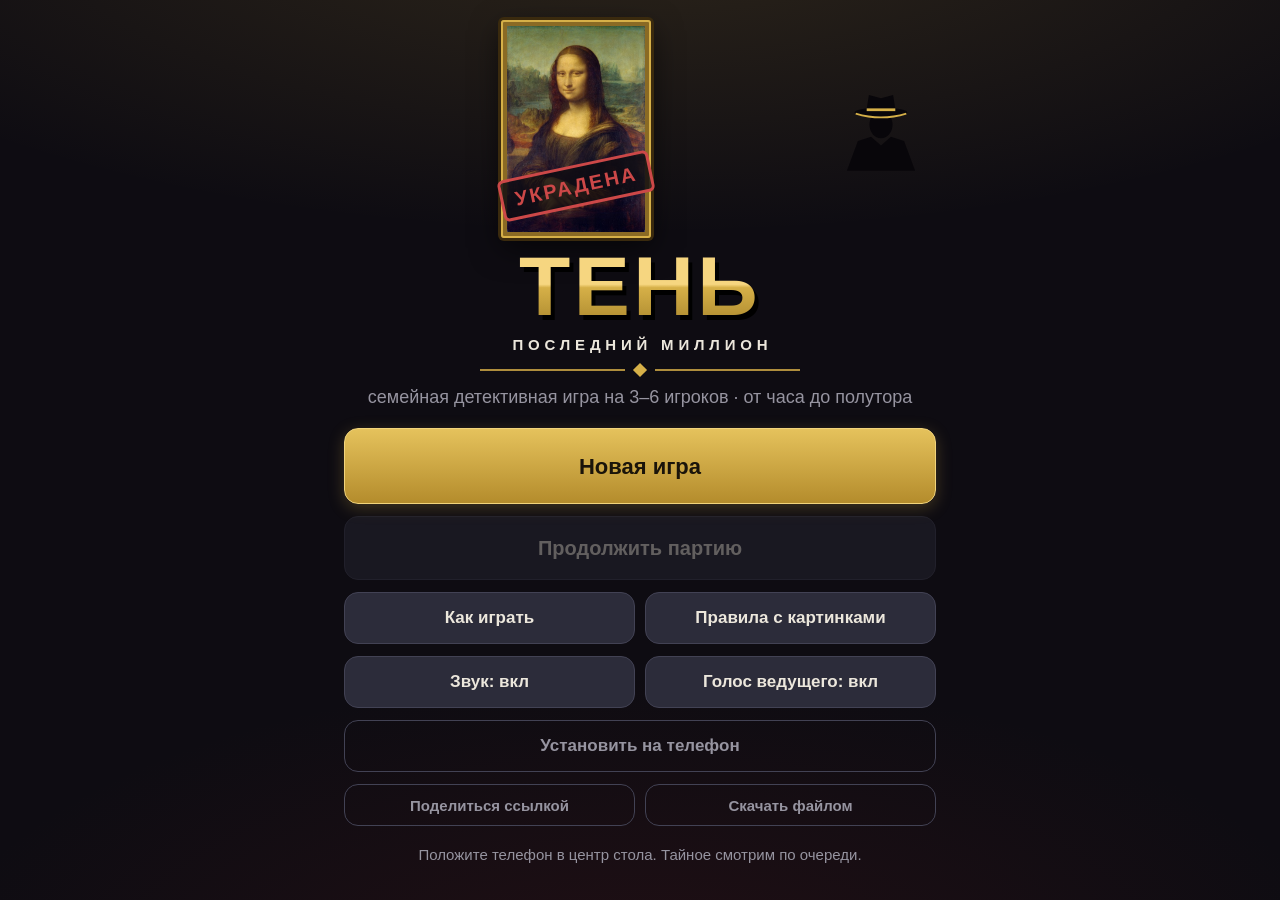
<file: index.html>
<!doctype html>
<html lang="ru">
<head>
<meta charset="utf-8">
<meta name="viewport" content="width=device-width, initial-scale=1, viewport-fit=cover">
<title>Тень: Последний миллион</title>
<meta name="description" content="Семейная детективная игра на 3–6 игроков: телефон — ведущий.">
<meta name="theme-color" content="#0e0c12">
<meta name="apple-mobile-web-app-capable" content="yes">
<meta name="mobile-web-app-capable" content="yes">
<meta name="apple-mobile-web-app-status-bar-style" content="black-translucent">
<meta name="apple-mobile-web-app-title" content="Тень">
<link rel="manifest" href="manifest.webmanifest">
<link rel="icon" href="icons/icon-192.png">
<link rel="apple-touch-icon" href="icons/icon-192.png">
<link rel="stylesheet" href="style.css">
</head>
<body>
<div id="app"></div>
<noscript>Для игры нужен JavaScript.</noscript>
<!--SINGLE-->
<script src="data.js"></script>
<script src="game.js"></script>
<script src="sound.js"></script>
<script src="app.js"></script>
</body>
</html>
</file>
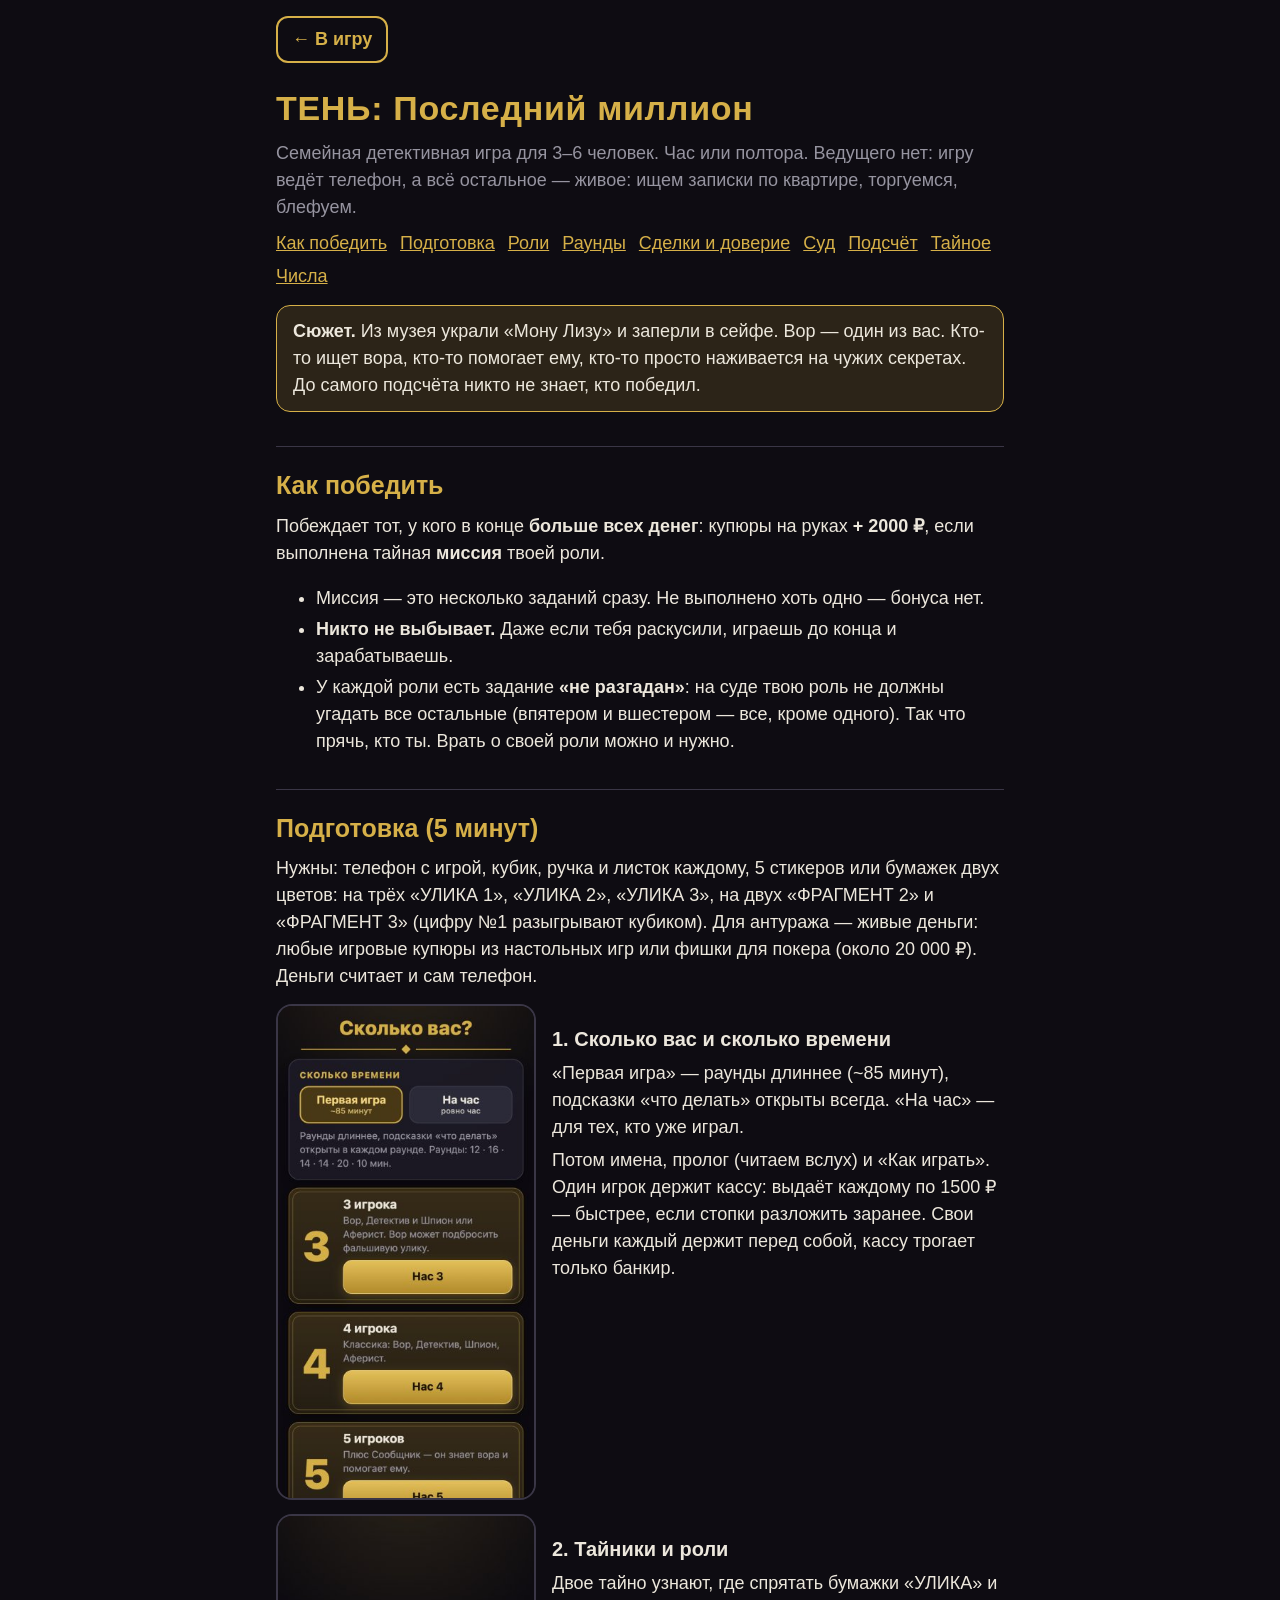
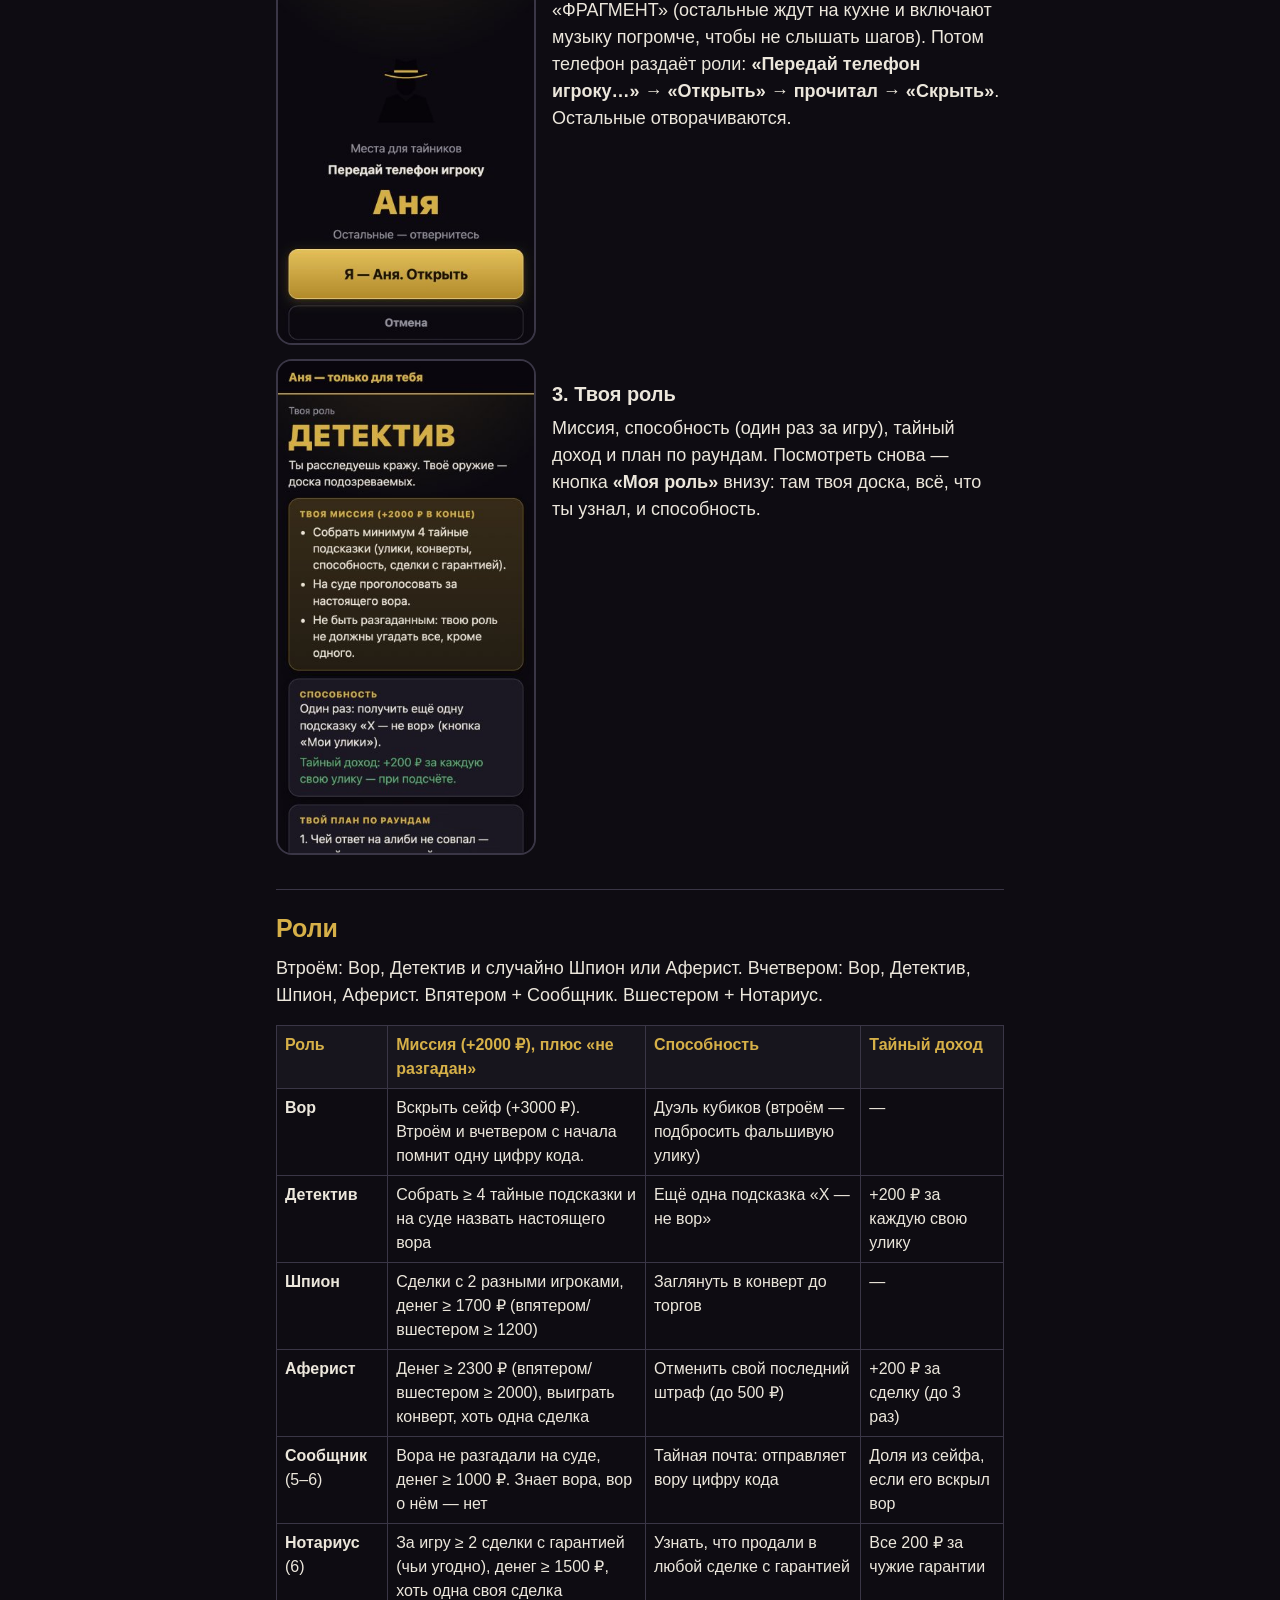
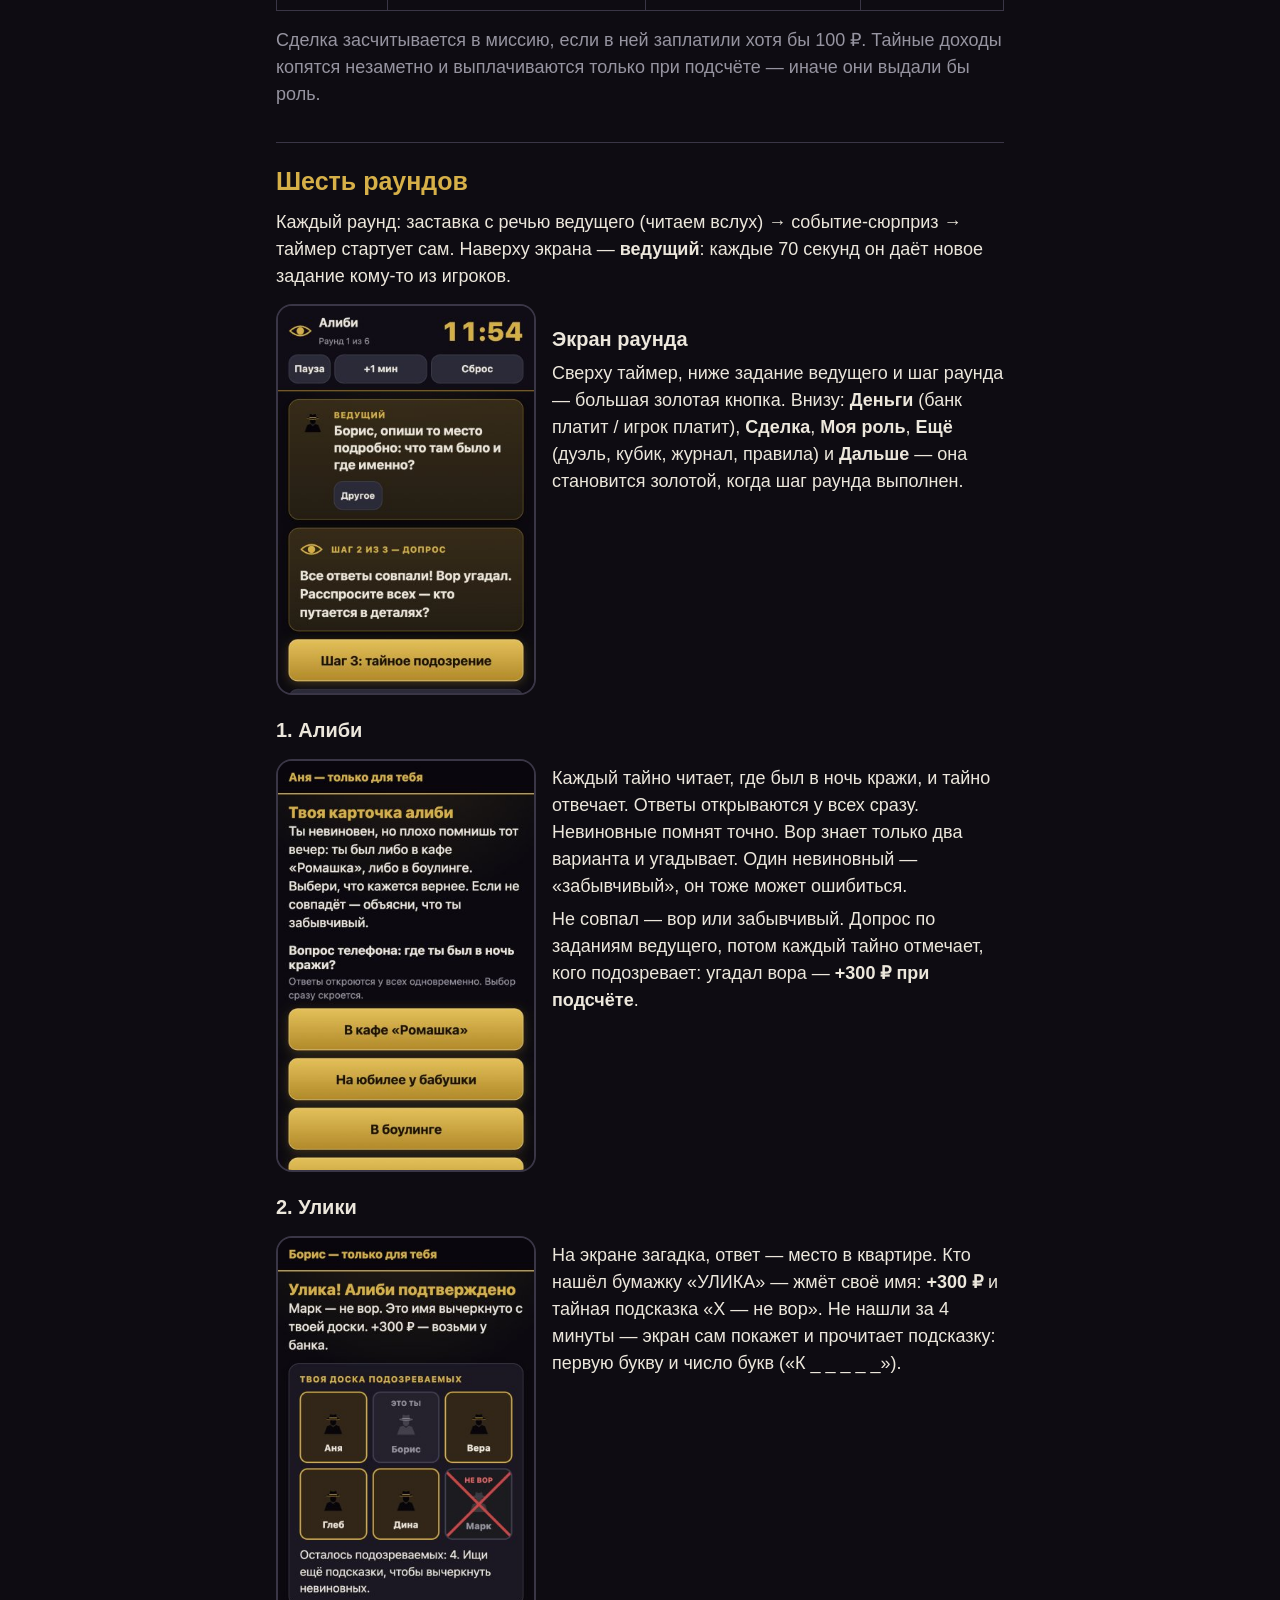
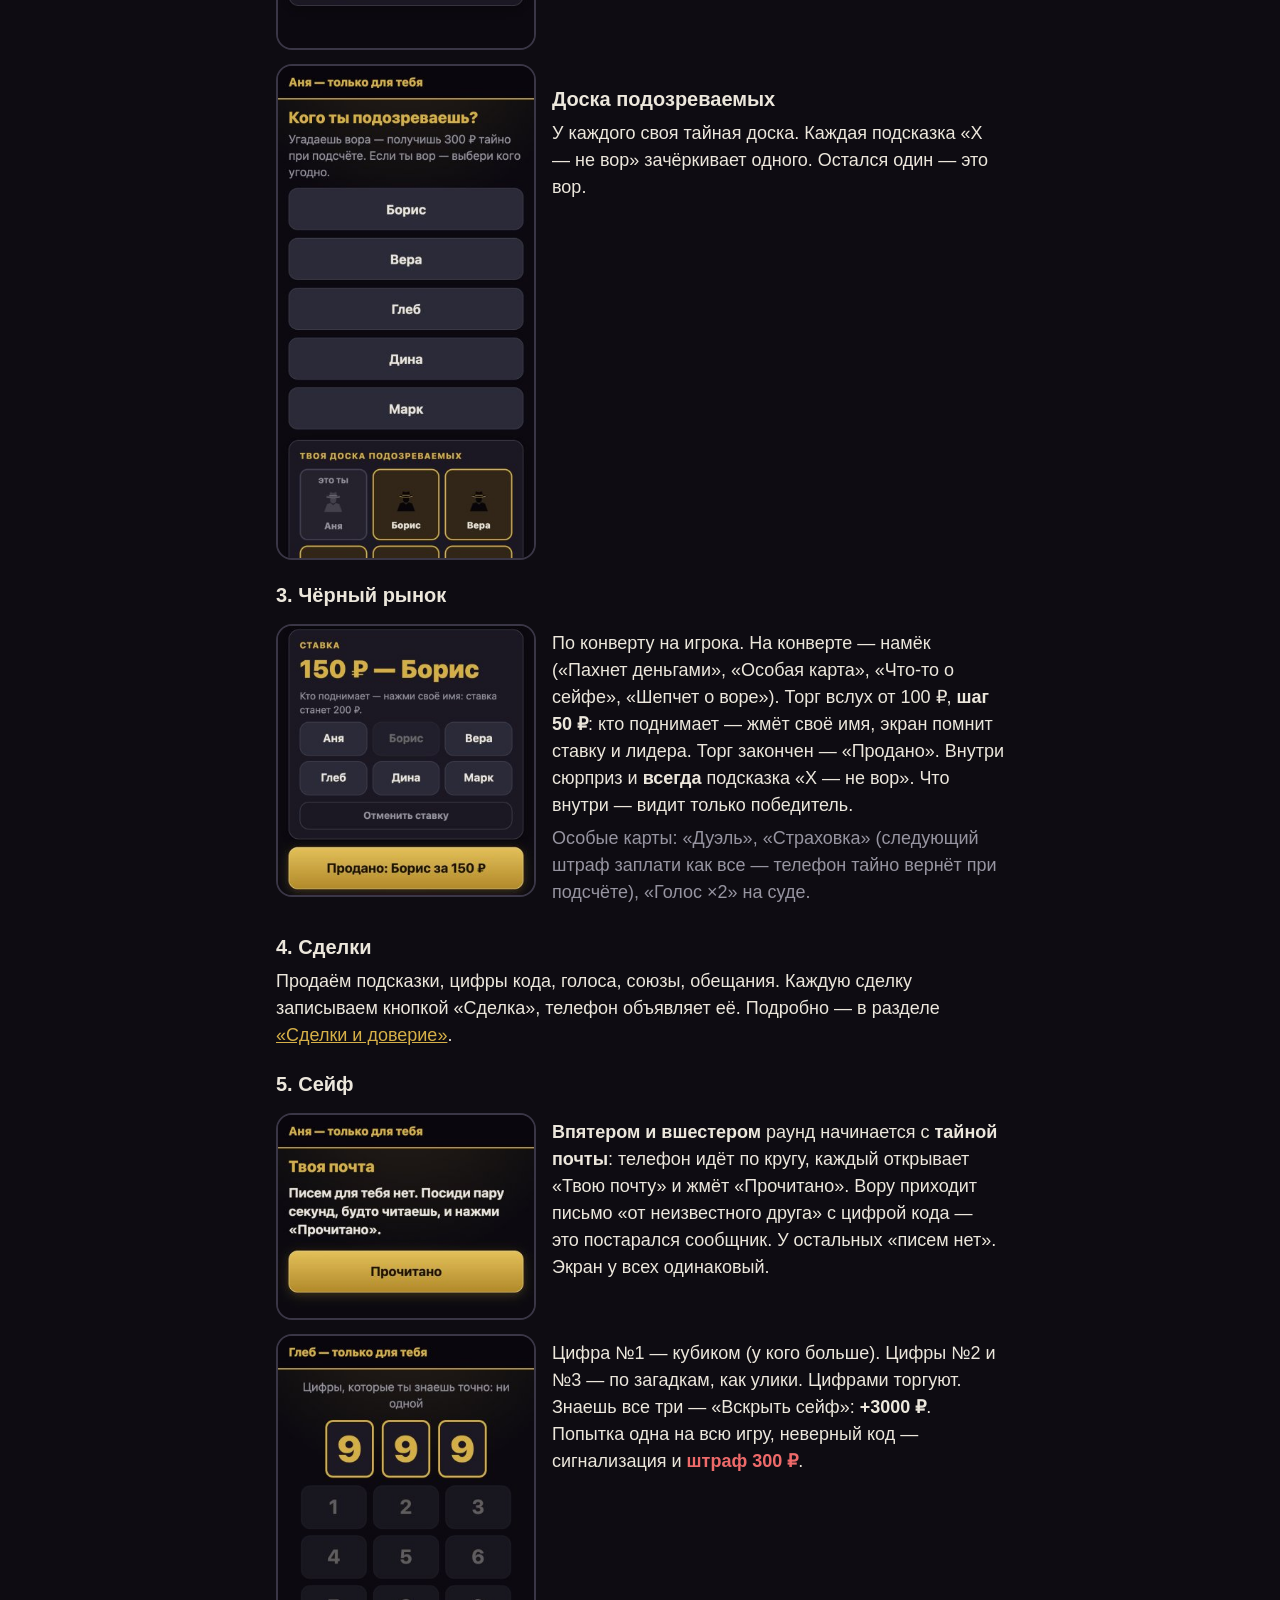
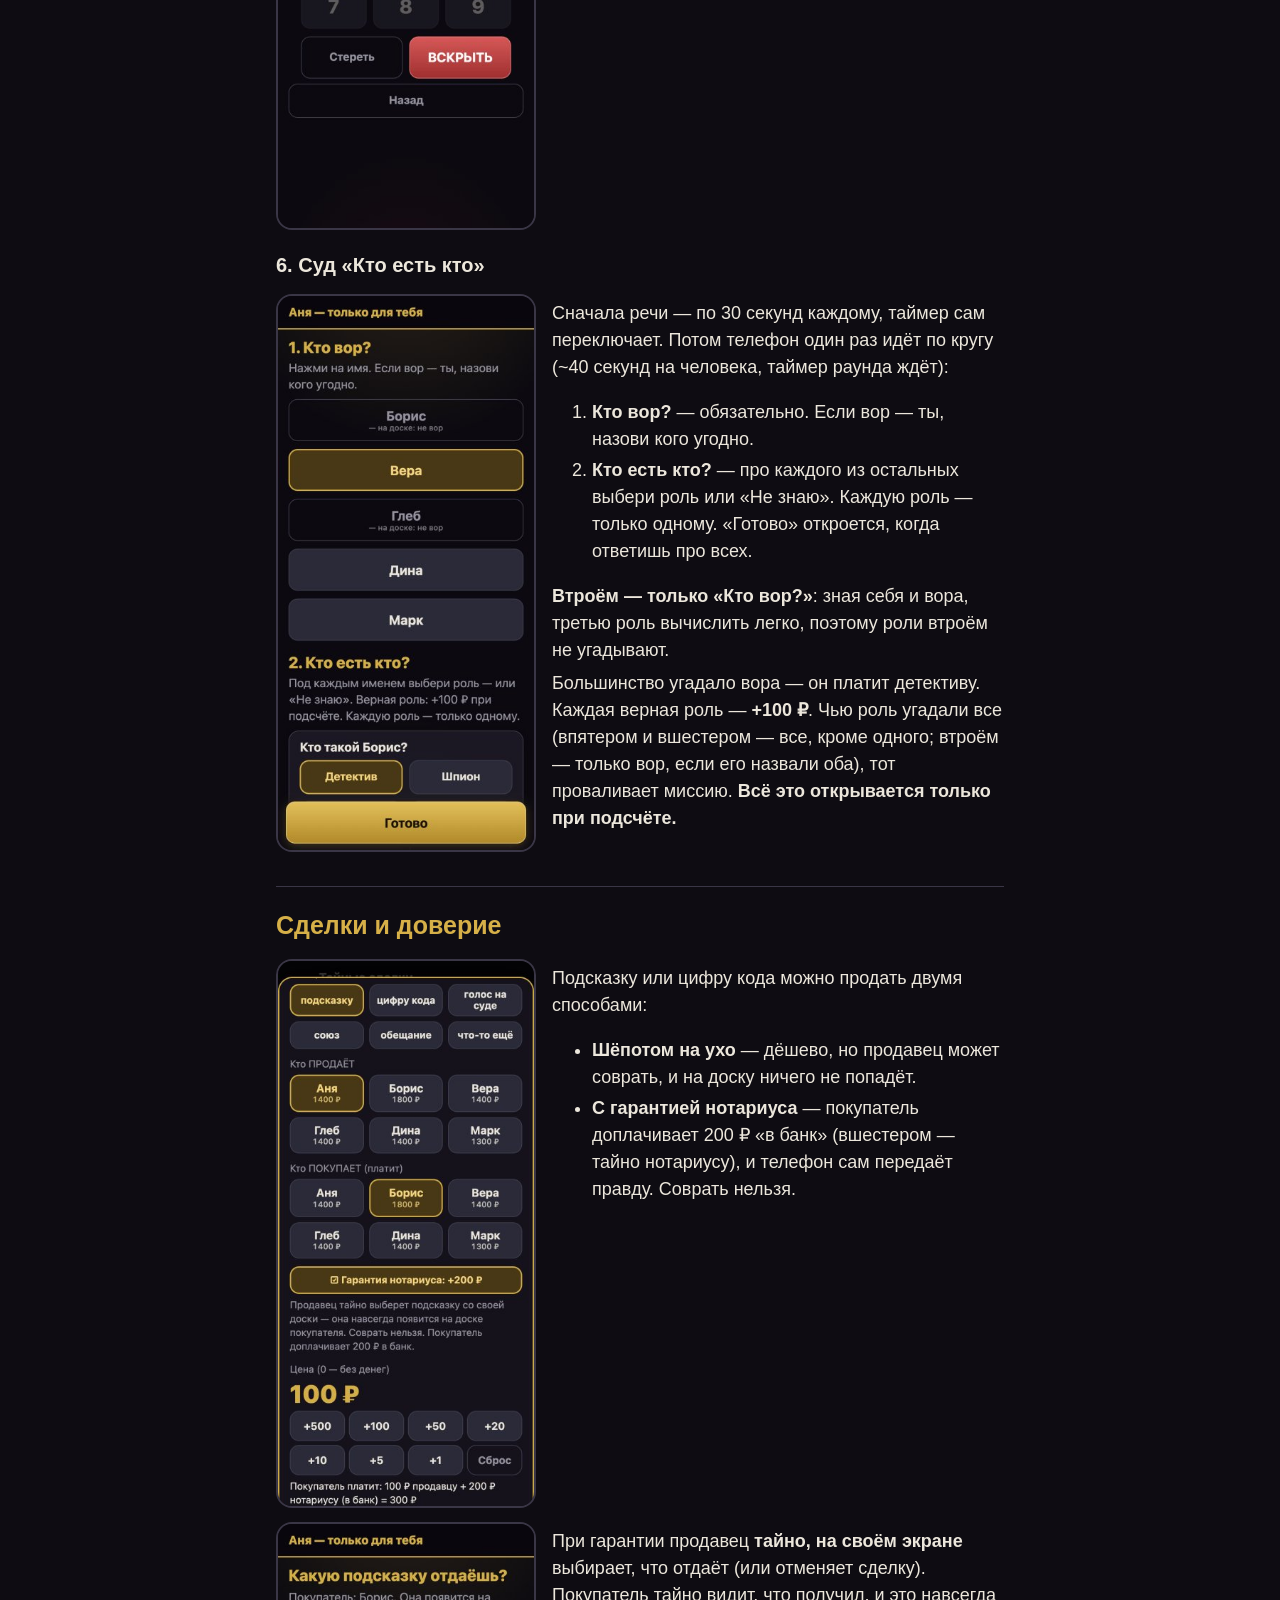
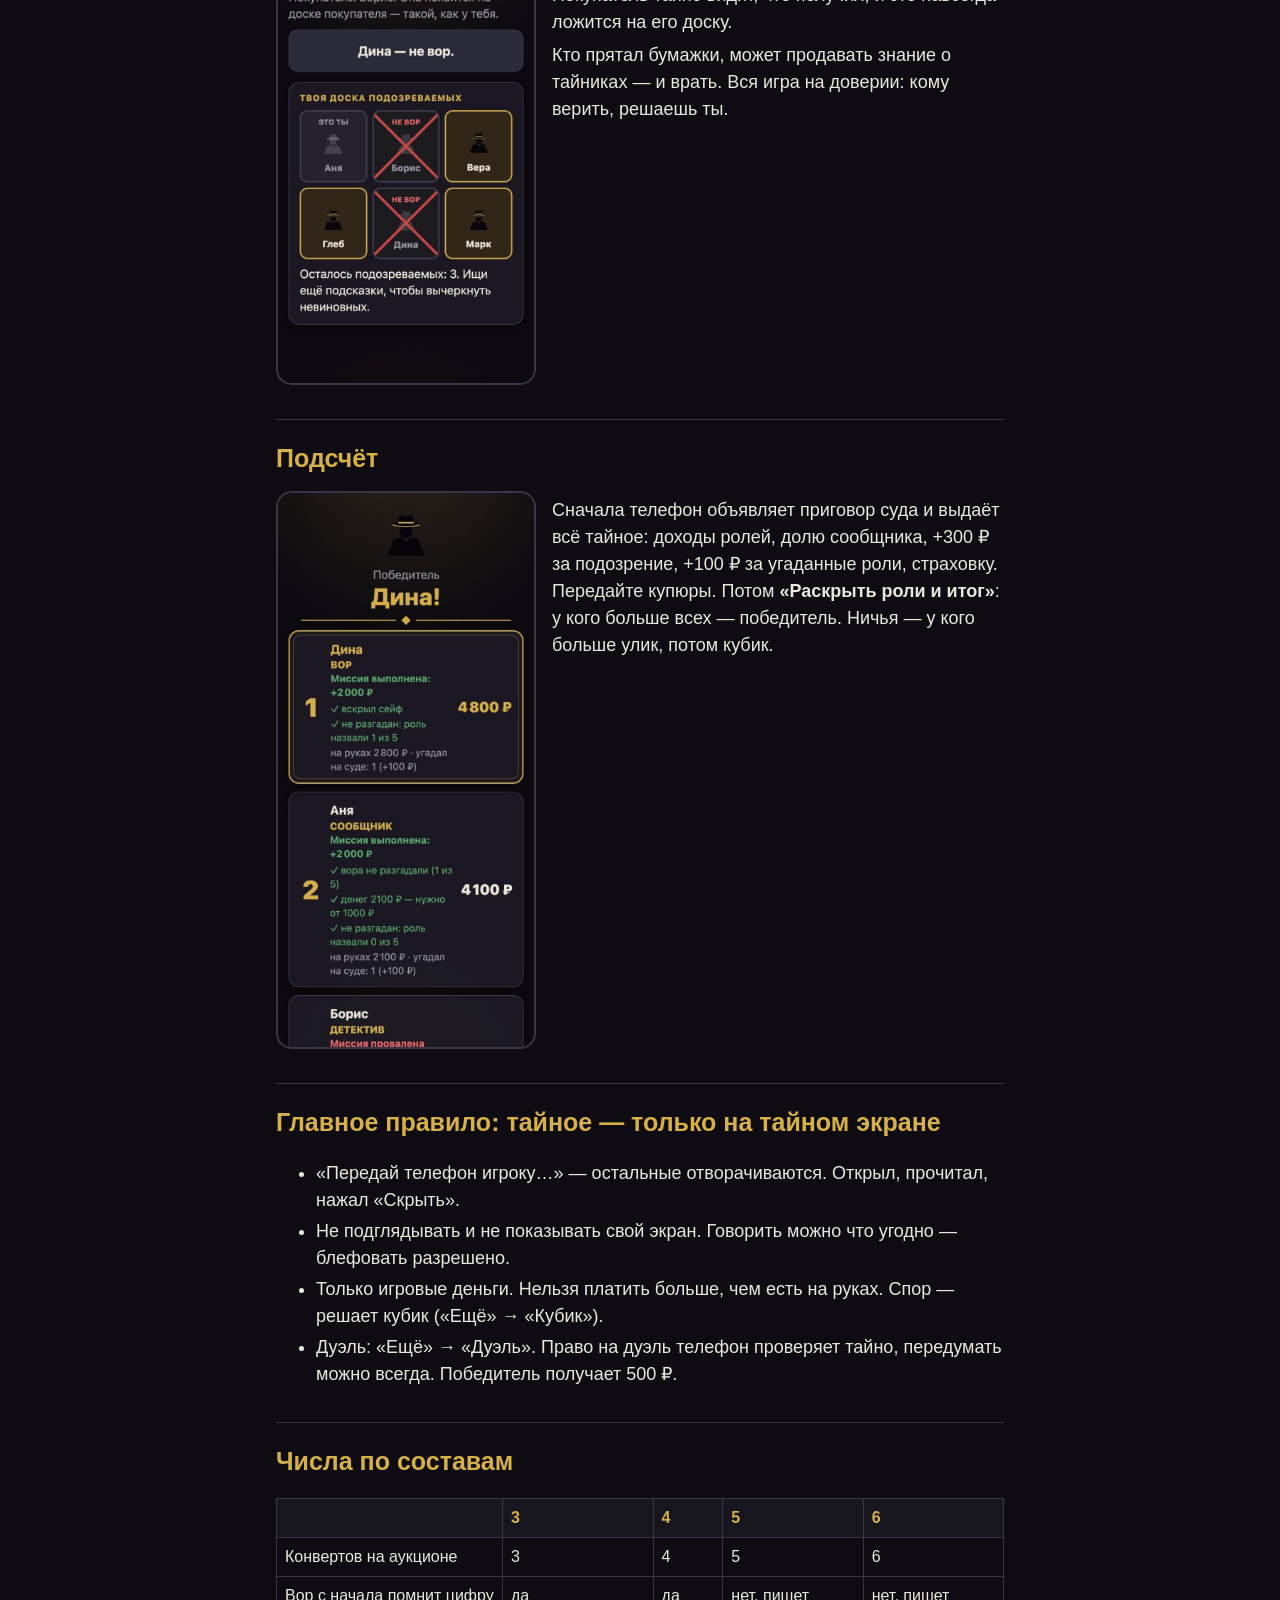
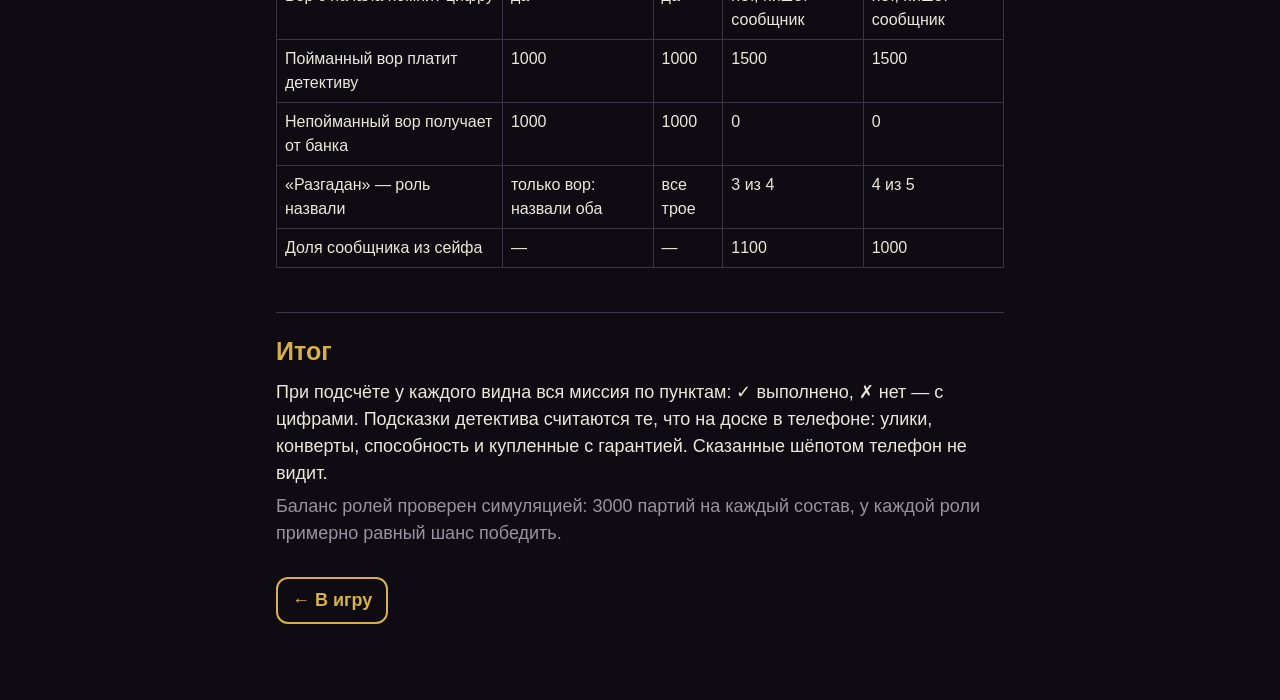
<file: rules.html>
<!doctype html>
<html lang="ru">
<head>
<meta charset="utf-8">
<meta name="viewport" content="width=device-width, initial-scale=1, viewport-fit=cover">
<meta name="theme-color" content="#0e0c12">
<title>Правила — Тень</title>
<style>
  :root { --bg: #0e0c12; --panel: #1f1f29; --text: #ece7dc; --muted: #9694a0; --gold: #d6b048; --red: #ee6a6a; --green: #6cc282; --line: #3a3646; }
  * { box-sizing: border-box; }
  body { margin: 0; background: var(--bg); color: var(--text); font: 18px/1.5 -apple-system, BlinkMacSystemFont, "Segoe UI", Roboto, Arial, sans-serif; }
  main { max-width: 760px; margin: 0 auto; padding: calc(16px + env(safe-area-inset-top, 0px)) 16px 60px; }
  a { color: var(--gold); }
  .back { display: inline-block; margin-bottom: 10px; font-weight: 700; text-decoration: none; padding: 8px 14px; border: 2px solid var(--gold); border-radius: 12px; }
  h1 { color: var(--gold); font-size: 34px; margin: 10px 0 4px; letter-spacing: .02em; }
  h2 { color: var(--gold); font-size: 25px; margin: 34px 0 8px; border-top: 1px solid var(--line); padding-top: 20px; }
  h3 { font-size: 20px; margin: 20px 0 6px; }
  p, li { margin: 6px 0; }
  .lead { color: var(--muted); }
  .card { background: var(--panel); border: 1px solid var(--line); border-radius: 14px; padding: 12px 16px; margin: 12px 0; }
  .card.gold { border-color: var(--gold); background: #2c2418; }
  .shot { display: flex; gap: 16px; align-items: flex-start; margin: 14px 0; }
  .shot img { width: 46%; max-width: 260px; flex: none; border-radius: 16px; border: 2px solid var(--line); }
  .shot div { flex: 1; min-width: 0; }
  @media (max-width: 520px) { .shot { flex-direction: column; } .shot img { width: 100%; max-width: 330px; align-self: center; } }
  table { width: 100%; border-collapse: collapse; font-size: 16px; margin: 10px 0; }
  th, td { border: 1px solid var(--line); padding: 7px 8px; text-align: left; vertical-align: top; }
  th { color: var(--gold); background: #17151d; }
  .tbl { overflow-x: auto; }
  .muted { color: var(--muted); }
  .red { color: var(--red); } .green { color: var(--green); }
  ol li, ul li { margin: 4px 0; }
  .toc a { display: inline-block; margin: 3px 8px 3px 0; }
</style>
</head>
<body>
<main>
<a class="back" href="./">← В игру</a>
<h1>ТЕНЬ: Последний миллион</h1>
<p class="lead">Семейная детективная игра для 3–6 человек. Час или полтора. Ведущего нет: игру ведёт телефон, а всё остальное — живое: ищем записки по квартире, торгуемся, блефуем.</p>

<p class="toc"><a href="#goal">Как победить</a> <a href="#prep">Подготовка</a> <a href="#roles">Роли</a> <a href="#rounds">Раунды</a> <a href="#trust">Сделки и доверие</a> <a href="#court">Суд</a> <a href="#count">Подсчёт</a> <a href="#secret">Тайное</a> <a href="#numbers">Числа</a></p>

<div class="card gold">
  <b>Сюжет.</b> Из музея украли «Мону Лизу» и заперли в сейфе. Вор — один из вас. Кто-то ищет вора, кто-то помогает ему, кто-то просто наживается на чужих секретах. До самого подсчёта никто не знает, кто победил.
</div>

<h2 id="goal">Как победить</h2>
<p>Побеждает тот, у кого в конце <b>больше всех денег</b>: купюры на руках <b>+ 2000 ₽</b>, если выполнена тайная <b>миссия</b> твоей роли.</p>
<ul>
  <li>Миссия — это несколько заданий сразу. Не выполнено хоть одно — бонуса нет.</li>
  <li><b>Никто не выбывает.</b> Даже если тебя раскусили, играешь до конца и зарабатываешь.</li>
  <li>У каждой роли есть задание <b>«не разгадан»</b>: на суде твою роль не должны угадать все остальные (впятером и вшестером — все, кроме одного). Так что прячь, кто ты. Врать о своей роли можно и нужно.</li>
</ul>

<h2 id="prep">Подготовка (5 минут)</h2>
<p>Нужны: телефон с игрой, кубик, ручка и листок каждому, 5 стикеров или бумажек двух цветов: на трёх «УЛИКА 1», «УЛИКА 2», «УЛИКА 3», на двух «ФРАГМЕНТ 2» и «ФРАГМЕНТ 3» (цифру №1 разыгрывают кубиком). Для антуража — живые деньги: любые игровые купюры из настольных игр или фишки для покера (около 20 000 ₽). Деньги считает и сам телефон.</p>
<div class="shot"><img src="rules/count.jpg" alt="Экран «Сколько вас?»" loading="lazy">
  <div><h3>1. Сколько вас и сколько времени</h3>
  <p>«Первая игра» — раунды длиннее (~85 минут), подсказки «что делать» открыты всегда. «На час» — для тех, кто уже играл.</p>
  <p>Потом имена, пролог (читаем вслух) и «Как играть». Один игрок держит кассу: выдаёт каждому по 1500 ₽ — быстрее, если стопки разложить заранее. Свои деньги каждый держит перед собой, кассу трогает только банкир.</p></div></div>
<div class="shot"><img src="rules/pass.jpg" alt="Передай телефон" loading="lazy">
  <div><h3>2. Тайники и роли</h3>
  <p>Двое тайно узнают, где спрятать бумажки «УЛИКА» и «ФРАГМЕНТ» (остальные ждут на кухне и включают музыку погромче, чтобы не слышать шагов). Потом телефон раздаёт роли: <b>«Передай телефон игроку…» → «Открыть» → прочитал → «Скрыть»</b>. Остальные отворачиваются.</p></div></div>
<div class="shot"><img src="rules/role.jpg" alt="Тайная роль" loading="lazy">
  <div><h3>3. Твоя роль</h3>
  <p>Миссия, способность (один раз за игру), тайный доход и план по раундам. Посмотреть снова — кнопка <b>«Моя роль»</b> внизу: там твоя доска, всё, что ты узнал, и способность.</p></div></div>

<h2 id="roles">Роли</h2>
<p>Втроём: Вор, Детектив и случайно Шпион или Аферист. Вчетвером: Вор, Детектив, Шпион, Аферист. Впятером + Сообщник. Вшестером + Нотариус.</p>
<div class="tbl"><table>
<tr><th>Роль</th><th>Миссия (+2000 ₽), плюс «не разгадан»</th><th>Способность</th><th>Тайный доход</th></tr>
<tr><td><b>Вор</b></td><td>Вскрыть сейф (+3000 ₽). Втроём и вчетвером с начала помнит одну цифру кода.</td><td>Дуэль кубиков (втроём — подбросить фальшивую улику)</td><td>—</td></tr>
<tr><td><b>Детектив</b></td><td>Собрать ≥ 4 тайные подсказки и на суде назвать настоящего вора</td><td>Ещё одна подсказка «X — не вор»</td><td>+200 ₽ за каждую свою улику</td></tr>
<tr><td><b>Шпион</b></td><td>Сделки с 2 разными игроками, денег ≥ 1700 ₽ (впятером/вшестером ≥ 1200)</td><td>Заглянуть в конверт до торгов</td><td>—</td></tr>
<tr><td><b>Аферист</b></td><td>Денег ≥ 2300 ₽ (впятером/вшестером ≥ 2000), выиграть конверт, хоть одна сделка</td><td>Отменить свой последний штраф (до 500 ₽)</td><td>+200 ₽ за сделку (до 3 раз)</td></tr>
<tr><td><b>Сообщник</b> (5–6)</td><td>Вора не разгадали на суде, денег ≥ 1000 ₽. Знает вора, вор о нём — нет</td><td>Тайная почта: отправляет вору цифру кода</td><td>Доля из сейфа, если его вскрыл вор</td></tr>
<tr><td><b>Нотариус</b> (6)</td><td>За игру ≥ 2 сделки с гарантией (чьи угодно), денег ≥ 1500 ₽, хоть одна своя сделка</td><td>Узнать, что продали в любой сделке с гарантией</td><td>Все 200 ₽ за чужие гарантии</td></tr>
</table></div>
<p class="muted">Сделка засчитывается в миссию, если в ней заплатили хотя бы 100 ₽. Тайные доходы копятся незаметно и выплачиваются только при подсчёте — иначе они выдали бы роль.</p>

<h2 id="rounds">Шесть раундов</h2>
<p>Каждый раунд: заставка с речью ведущего (читаем вслух) → событие-сюрприз → таймер стартует сам. Наверху экрана — <b>ведущий</b>: каждые 70 секунд он даёт новое задание кому-то из игроков.</p>
<div class="shot"><img src="rules/hub.jpg" alt="Экран раунда" loading="lazy">
  <div><h3>Экран раунда</h3>
  <p>Сверху таймер, ниже задание ведущего и шаг раунда — большая золотая кнопка. Внизу: <b>Деньги</b> (банк платит / игрок платит), <b>Сделка</b>, <b>Моя роль</b>, <b>Ещё</b> (дуэль, кубик, журнал, правила) и <b>Дальше</b> — она становится золотой, когда шаг раунда выполнен.</p></div></div>

<h3>1. Алиби</h3>
<div class="shot"><img src="rules/alibi.jpg" alt="Карточка алиби" loading="lazy">
  <div><p>Каждый тайно читает, где был в ночь кражи, и тайно отвечает. Ответы открываются у всех сразу. Невиновные помнят точно. Вор знает только два варианта и угадывает. Один невиновный — «забывчивый», он тоже может ошибиться.</p>
  <p>Не совпал — вор или забывчивый. Допрос по заданиям ведущего, потом каждый тайно отмечает, кого подозревает: угадал вора — <b>+300 ₽ при подсчёте</b>.</p></div></div>

<h3>2. Улики</h3>
<div class="shot"><img src="rules/clue.jpg" alt="Загадка-улика" loading="lazy">
  <div><p>На экране загадка, ответ — место в квартире. Кто нашёл бумажку «УЛИКА» — жмёт своё имя: <b>+300 ₽</b> и тайная подсказка «X — не вор». Не нашли за 4 минуты — экран сам покажет и прочитает подсказку: первую букву и число букв («К _ _ _ _ _»).</p></div></div>
<div class="shot"><img src="rules/board.jpg" alt="Доска подозреваемых" loading="lazy">
  <div><h3>Доска подозреваемых</h3><p>У каждого своя тайная доска. Каждая подсказка «X — не вор» зачёркивает одного. Остался один — это вор.</p></div></div>

<h3>3. Чёрный рынок</h3>
<div class="shot"><img src="rules/auction.jpg" alt="Аукцион" loading="lazy">
  <div><p>По конверту на игрока. На конверте — намёк («Пахнет деньгами», «Особая карта», «Что-то о сейфе», «Шепчет о воре»). Торг вслух от 100 ₽, <b>шаг 50 ₽</b>: кто поднимает — жмёт своё имя, экран помнит ставку и лидера. Торг закончен — «Продано». Внутри сюрприз и <b>всегда</b> подсказка «X — не вор». Что внутри — видит только победитель.</p>
  <p class="muted">Особые карты: «Дуэль», «Страховка» (следующий штраф заплати как все — телефон тайно вернёт при подсчёте), «Голос ×2» на суде.</p></div></div>

<h3>4. Сделки</h3>
<p>Продаём подсказки, цифры кода, голоса, союзы, обещания. Каждую сделку записываем кнопкой «Сделка», телефон объявляет её. Подробно — в разделе <a href="#trust">«Сделки и доверие»</a>.</p>

<h3>5. Сейф</h3>
<div class="shot"><img src="rules/mail.jpg" alt="Тайная почта" loading="lazy">
  <div><p><b>Впятером и вшестером</b> раунд начинается с <b>тайной почты</b>: телефон идёт по кругу, каждый открывает «Твою почту» и жмёт «Прочитано». Вору приходит письмо «от неизвестного друга» с цифрой кода — это постарался сообщник. У остальных «писем нет». Экран у всех одинаковый.</p></div></div>
<div class="shot"><img src="rules/keypad.jpg" alt="Сейф" loading="lazy">
  <div><p>Цифра №1 — кубиком (у кого больше). Цифры №2 и №3 — по загадкам, как улики. Цифрами торгуют. Знаешь все три — «Вскрыть сейф»: <b>+3000 ₽</b>. Попытка одна на всю игру, неверный код — сигнализация и <b class="red">штраф 300 ₽</b>.</p></div></div>

<h3 id="court">6. Суд «Кто есть кто»</h3>
<div class="shot"><img src="rules/court.jpg" alt="Суд" loading="lazy">
  <div><p>Сначала речи — по 30 секунд каждому, таймер сам переключает. Потом телефон один раз идёт по кругу (~40 секунд на человека, таймер раунда ждёт):</p>
  <ol><li><b>Кто вор?</b> — обязательно. Если вор — ты, назови кого угодно.</li>
  <li><b>Кто есть кто?</b> — про каждого из остальных выбери роль или «Не знаю». Каждую роль — только одному. «Готово» откроется, когда ответишь про всех.</li></ol>
  <p><b>Втроём — только «Кто вор?»</b>: зная себя и вора, третью роль вычислить легко, поэтому роли втроём не угадывают.</p>
  <p>Большинство угадало вора — он платит детективу. Каждая верная роль — <b>+100 ₽</b>. Чью роль угадали все (впятером и вшестером — все, кроме одного; втроём — только вор, если его назвали оба), тот проваливает миссию. <b>Всё это открывается только при подсчёте.</b></p></div></div>

<h2 id="trust">Сделки и доверие</h2>
<div class="shot"><img src="rules/deal.jpg" alt="Сделка" loading="lazy">
  <div><p>Подсказку или цифру кода можно продать двумя способами:</p>
  <ul><li><b>Шёпотом на ухо</b> — дёшево, но продавец может соврать, и на доску ничего не попадёт.</li>
  <li><b>С гарантией нотариуса</b> — покупатель доплачивает 200 ₽ «в банк» (вшестером — тайно нотариусу), и телефон сам передаёт правду. Соврать нельзя.</li></ul></div></div>
<div class="shot"><img src="rules/seller.jpg" alt="Продавец выбирает подсказку" loading="lazy">
  <div><p>При гарантии продавец <b>тайно, на своём экране</b> выбирает, что отдаёт (или отменяет сделку). Покупатель тайно видит, что получил, и это навсегда ложится на его доску.</p>
  <p>Кто прятал бумажки, может продавать знание о тайниках — и врать. Вся игра на доверии: кому верить, решаешь ты.</p></div></div>

<h2 id="count">Подсчёт</h2>
<div class="shot"><img src="rules/final.jpg" alt="Итог" loading="lazy">
  <div><p>Сначала телефон объявляет приговор суда и выдаёт всё тайное: доходы ролей, долю сообщника, +300 ₽ за подозрение, +100 ₽ за угаданные роли, страховку. Передайте купюры. Потом <b>«Раскрыть роли и итог»</b>: у кого больше всех — победитель. Ничья — у кого больше улик, потом кубик.</p></div></div>

<h2 id="secret">Главное правило: тайное — только на тайном экране</h2>
<ul>
  <li>«Передай телефон игроку…» — остальные отворачиваются. Открыл, прочитал, нажал «Скрыть».</li>
  <li>Не подглядывать и не показывать свой экран. Говорить можно что угодно — блефовать разрешено.</li>
  <li>Только игровые деньги. Нельзя платить больше, чем есть на руках. Спор — решает кубик («Ещё» → «Кубик»).</li>
  <li>Дуэль: «Ещё» → «Дуэль». Право на дуэль телефон проверяет тайно, передумать можно всегда. Победитель получает 500 ₽.</li>
</ul>

<h2 id="numbers">Числа по составам</h2>
<div class="tbl"><table>
<tr><th></th><th>3</th><th>4</th><th>5</th><th>6</th></tr>
<tr><td>Конвертов на аукционе</td><td>3</td><td>4</td><td>5</td><td>6</td></tr>
<tr><td>Вор с начала помнит цифру</td><td>да</td><td>да</td><td>нет, пишет сообщник</td><td>нет, пишет сообщник</td></tr>
<tr><td>Пойманный вор платит детективу</td><td>1000</td><td>1000</td><td>1500</td><td>1500</td></tr>
<tr><td>Непойманный вор получает от банка</td><td>1000</td><td>1000</td><td>0</td><td>0</td></tr>
<tr><td>«Разгадан» — роль назвали</td><td>только вор: назвали оба</td><td>все трое</td><td>3 из 4</td><td>4 из 5</td></tr>
<tr><td>Доля сообщника из сейфа</td><td>—</td><td>—</td><td>1100</td><td>1000</td></tr>
</table></div>
<h2 id="final">Итог</h2>
<p>При подсчёте у каждого видна вся миссия по пунктам: ✓ выполнено, ✗ нет — с цифрами. Подсказки детектива считаются те, что на доске в телефоне: улики, конверты, способность и купленные с гарантией. Сказанные шёпотом телефон не видит.</p>
<p class="muted">Баланс ролей проверен симуляцией: 3000 партий на каждый состав, у каждой роли примерно равный шанс победить.</p>

<p style="margin-top:30px"><a class="back" href="./">← В игру</a></p>
</main>
</body>
</html>
</file>
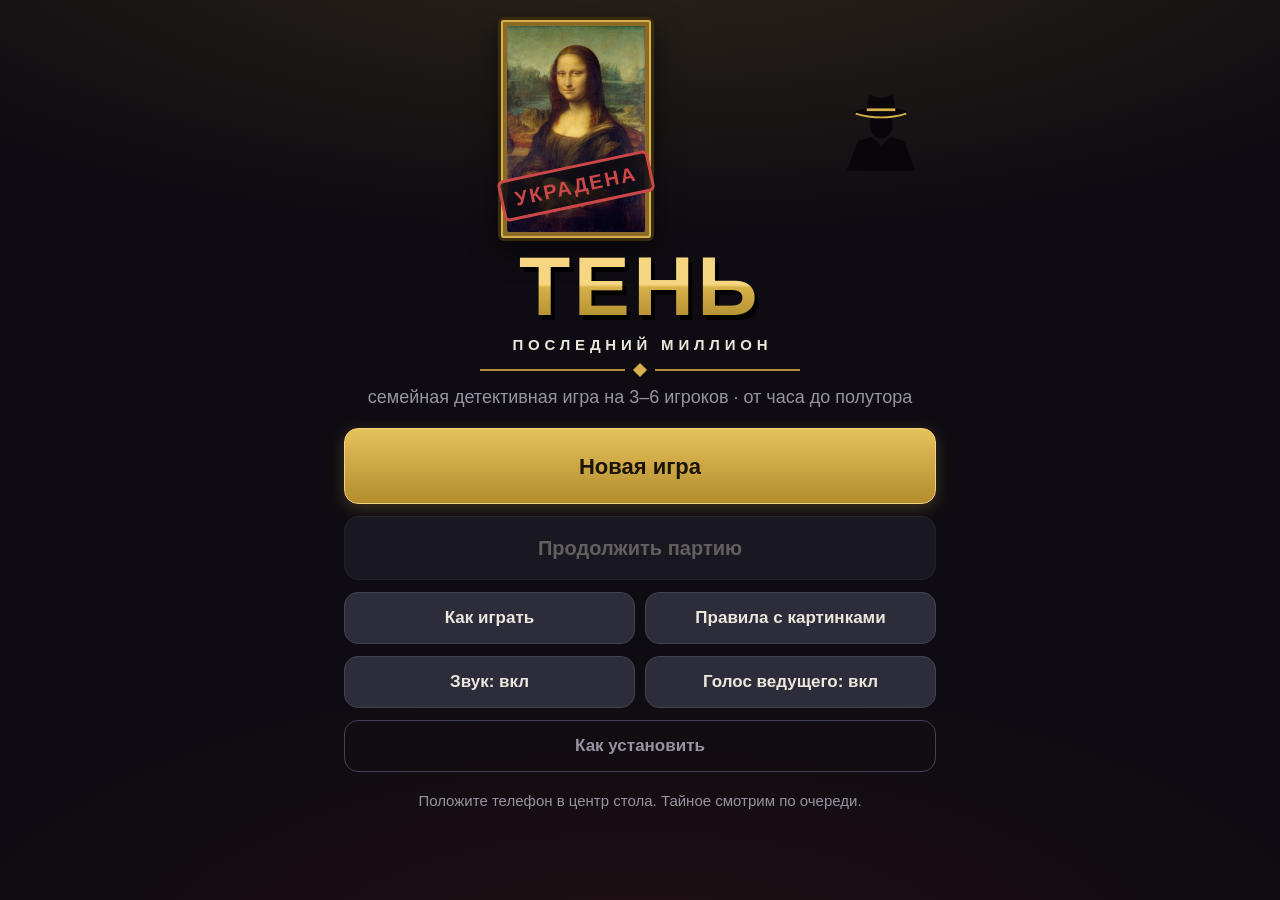
<file: ten.html>
<!doctype html>
<html lang="ru">
<head>
<meta charset="utf-8">
<meta name="viewport" content="width=device-width, initial-scale=1, viewport-fit=cover">
<title>Тень: Последний миллион</title>
<meta name="description" content="Семейная детективная игра на 3–6 игроков: телефон — ведущий.">
<meta name="theme-color" content="#0e0c12">
<meta name="apple-mobile-web-app-capable" content="yes">
<meta name="mobile-web-app-capable" content="yes">
<meta name="apple-mobile-web-app-status-bar-style" content="black-translucent">
<meta name="apple-mobile-web-app-title" content="Тень">
<link rel="icon" href="[data-uri]">
<link rel="apple-touch-icon" href="[data-uri]">
<style>
/* ТЕНЬ — mobile-first. Palette from ui/widgets.py. */
:root {
  --bg: #0e0c12; --panel: #1f1f29; --panel2: #2c2c3a; --line: #424254;
  --text: #ece7dc; --muted: #9694a0; --gold: #d6b048; --gold-hi: #f6d680; --gold-dark: #786024;
  --red: #cc4848; --red-text: #ee6a6a; --green: #5cac70; --warm: #2c2418;
  --safe-top: env(safe-area-inset-top, 0px); --safe-bottom: env(safe-area-inset-bottom, 0px);
  color-scheme: dark;
}
* { box-sizing: border-box; -webkit-tap-highlight-color: transparent; }
html, body { margin: 0; min-height: 100%; }
body {
  background: var(--bg);
  background-image:
    radial-gradient(ellipse 120% 60% at 50% -10%, rgba(214, 176, 72, .16), transparent 60%),
    radial-gradient(ellipse 80% 50% at 50% 110%, rgba(120, 30, 30, .18), transparent 70%);
  background-attachment: fixed;
  color: var(--text);
  font: 18px/1.4 -apple-system, BlinkMacSystemFont, "SF Pro Text", "Segoe UI", Roboto, "Helvetica Neue", Arial, sans-serif;
  -webkit-text-size-adjust: 100%;
  overscroll-behavior-y: none;
}
button, input { font: inherit; color: inherit; }
#app { max-width: 640px; margin: 0 auto; min-height: 100vh; min-height: 100dvh; }

/* ---------- layout ---------- */
.screen { padding: calc(16px + var(--safe-top)) 16px calc(24px + var(--safe-bottom)); min-height: 100vh; min-height: 100dvh; }
.screen.with-bar { padding-bottom: calc(96px + var(--safe-bottom)); }
.center { text-align: center; }
.stack > * + * { margin-top: 12px; }
.row { display: flex; gap: 10px; }
.row > * { flex: 1; }
.grid2 { display: grid; grid-template-columns: 1fr 1fr; gap: 10px; }
.grid3 { display: grid; grid-template-columns: repeat(3, 1fr); gap: 8px; }
.chips { display: flex; flex-wrap: wrap; gap: 8px; }
.chips > .btn { flex: 1 1 calc(33% - 8px); min-width: 92px; }
.chips.tight > .btn { min-width: 80px; padding-left: 4px; padding-right: 4px; }
.btn.q { background: transparent; border: 2px dashed var(--muted); color: var(--text); }
.spacer { height: 8px; }

h1, h2, h3 { margin: 0; line-height: 1.15; }
h1 { font-size: 30px; color: var(--gold); font-weight: 800; }
h2 { font-size: 24px; color: var(--gold); font-weight: 800; }
h3 { font-size: 19px; font-weight: 700; }
p { margin: 0; }
.label { font-size: 13px; letter-spacing: .08em; text-transform: uppercase; color: var(--gold); font-weight: 800; }
.muted { color: var(--muted); }
.small { font-size: 15px; }
.gold { color: var(--gold); }
.red { color: var(--red-text); }
.green { color: var(--green); }
.big { font-size: 20px; font-weight: 700; }
.pre { white-space: pre-line; }

.rule { display: flex; align-items: center; gap: 10px; color: var(--gold); margin: 10px auto; max-width: 320px; }
.rule::before, .rule::after { content: ""; flex: 1; height: 2px; background: currentColor; opacity: .8; }
.rule i { width: 10px; height: 10px; background: currentColor; transform: rotate(45deg); }

/* ---------- cards ---------- */
.card {
  background: rgba(31, 28, 40, .88); border: 1px solid var(--line); border-radius: 16px; padding: 14px 16px;
  box-shadow: 0 6px 24px rgba(0, 0, 0, .35);
}
.card.warm { background: linear-gradient(180deg, rgba(60, 48, 28, .92), rgba(40, 33, 22, .92)); border-color: var(--gold-dark); }
.card.gold { border: 2px solid var(--gold); }
.card.red { background: rgba(70, 24, 24, .9); border-color: var(--red); }
.card .head { display: flex; align-items: center; gap: 12px; margin-bottom: 8px; }
.card .head svg { flex: none; }
.deco { position: relative; }
.deco::after { content: ""; position: absolute; inset: 5px; border: 1px solid rgba(214, 176, 72, .35); border-radius: 12px; pointer-events: none; }

/* ---------- buttons ---------- */
.btn {
  display: flex; align-items: center; justify-content: center; gap: 8px; text-align: center;
  min-height: 52px; padding: 10px 14px; border-radius: 14px; border: 1px solid var(--line);
  background: var(--panel2); color: var(--text); font-weight: 700; font-size: 17px; line-height: 1.15;
  cursor: pointer; user-select: none; -webkit-user-select: none; touch-action: manipulation; width: 100%;
  transition: transform .06s, filter .1s;
}
.btn:active:not(:disabled) { transform: scale(.97); filter: brightness(1.15); }
.btn.accent { background: linear-gradient(180deg, #e5c25c, #b48c2c); color: #1a140a; border-color: #f2d47c; box-shadow: 0 4px 16px rgba(214, 176, 72, .25); }
.btn.danger { background: linear-gradient(180deg, #d85a5a, #a33232); border-color: #ee8080; color: #fff; }
.btn.selected { background: #4a3a18; border: 2px solid var(--gold); color: var(--gold-hi); }
.btn.ghost { background: transparent; color: var(--muted); }
.btn.big { min-height: 64px; font-size: 20px; }
.btn.huge { min-height: 76px; font-size: 22px; }
.btn.slim { min-height: 42px; font-size: 15px; padding: 6px 10px; }
.btn:disabled { opacity: .38; cursor: default; box-shadow: none; }
.btn small { display: block; font-weight: 500; font-size: 12px; opacity: .8; }
.btn.col { flex-direction: column; gap: 2px; }

/* ---------- menu ---------- */
.logo { text-align: center; margin: 6px 0 2px; }
.logo .word {
  font-size: 84px; font-weight: 900; letter-spacing: .04em; line-height: 1;
  background: linear-gradient(180deg, var(--gold-hi) 0%, var(--gold-hi) 48%, var(--gold) 52%, #a8862c 100%);
  -webkit-background-clip: text; background-clip: text; color: transparent;
  filter: drop-shadow(4px 5px 0 #000);
}
.logo .sub { font-weight: 800; letter-spacing: .32em; font-size: 15px; margin-top: 6px; padding-left: .32em; }
.painting { display: block; margin: 0 auto; border: 6px solid #8a6a24; outline: 2px solid var(--gold); outline-offset: -2px;
  box-shadow: 0 0 0 3px #3a2a0e, 0 10px 30px rgba(0, 0, 0, .6); border-radius: 3px; background: #3a2a0e; }
.stolen { position: relative; width: max-content; margin: 0 auto; }
.stolen .stamp {
  position: absolute; left: 50%; bottom: 14%; transform: translateX(-50%) rotate(-12deg);
  border: 3px solid var(--red); color: var(--red); background: rgba(14, 12, 18, .82); font-weight: 900;
  padding: 4px 12px; border-radius: 6px; letter-spacing: .1em; font-size: 20px; white-space: nowrap;
}
.hero { display: flex; align-items: center; justify-content: center; gap: 18px; margin-top: 4px; }

/* ---------- prep ---------- */
.steps { display: flex; gap: 6px; margin-bottom: 14px; }
.steps i { flex: 1; height: 5px; border-radius: 3px; background: var(--line); }
.steps i.on { background: var(--gold); }
.steps i.done { background: var(--gold-dark); }
.bar {
  position: fixed; left: 0; right: 0; bottom: 0; z-index: 20;
  padding: 10px 12px calc(10px + var(--safe-bottom));
  background: linear-gradient(180deg, rgba(14, 12, 18, 0), rgba(14, 12, 18, .96) 28%);
}
.bar .inner { max-width: 640px; margin: 0 auto; display: flex; gap: 6px; }
.bar .inner > .btn { flex: 1 1 0; min-width: 0; }
.bar .inner > .btn.grow { flex: 1.6 1 0; }
.bar .inner > .btn.slim { padding: 6px 4px; font-size: 14px; line-height: 1.15; }
ol.list { margin: 0; padding-left: 22px; }
ol.list li + li { margin-top: 8px; }

/* ---------- names ---------- */
.name-input {
  width: 100%; min-height: 56px; padding: 12px 16px; border-radius: 14px; border: 2px solid var(--line);
  background: var(--panel); font-size: 20px; font-weight: 700; outline: none;
}
.name-input:focus { border-color: var(--gold); }

/* ---------- hub ---------- */
.hub-top {
  position: sticky; top: 0; z-index: 15; margin: calc(-16px - var(--safe-top)) -16px 12px;
  padding: calc(10px + var(--safe-top)) 16px 10px; background: rgba(18, 15, 24, .96); border-bottom: 2px solid var(--gold-dark);
  backdrop-filter: blur(8px); -webkit-backdrop-filter: blur(8px);
}
.hub-top .line { display: flex; align-items: center; gap: 10px; }
.hub-top .title { flex: 1; min-width: 0; }
.hub-top .title b { display: block; font-size: 19px; white-space: nowrap; overflow: hidden; text-overflow: ellipsis; }
.hub-top .title span { font-size: 13px; color: var(--muted); }
.timer { font-size: 40px; font-weight: 900; font-variant-numeric: tabular-nums; letter-spacing: .02em; min-width: 118px; text-align: right; }
.timer.run { color: var(--gold); }
.timer.paused { color: var(--muted); }
.timer.hot { color: var(--red-text); }
.timer.flash { animation: flash 1s steps(2, start) infinite; }
@keyframes flash { to { visibility: hidden; } }
.timer-ctl { display: flex; gap: 6px; margin-top: 8px; }
.timer-ctl .btn { min-height: 44px; font-size: 15px; padding: 4px 8px; }
.timer-ctl .btn:first-child { flex: 2; }
.host { display: flex; flex-wrap: wrap; gap: 12px; align-items: flex-start; }
.host .txt { flex: 1; min-width: 0; }
.host .txt b { display: block; font-size: 20px; line-height: 1.3; margin-top: 2px; }
.host .btn { width: auto; flex: none; min-height: 44px; font-size: 14px; }
@media (max-width: 400px) { .host .btn { margin-left: 52px; } .host .txt { flex-basis: calc(100% - 64px); } }
.players { display: grid; gap: 8px; }
.pl { display: flex; align-items: center; gap: 10px; padding: 10px 14px; }
.pl .nm { flex: 1; min-width: 0; }
.pl .nm b { font-size: 18px; }
.pl .nm div { font-size: 14px; color: var(--muted); }
.pl .mn { font-size: 20px; font-weight: 800; color: var(--gold); white-space: nowrap; }
.riddle { font-size: 21px; font-weight: 700; line-height: 1.3; }
.ev-chip { width: 100%; }
details.why summary { list-style: none; cursor: pointer; display: flex; justify-content: space-between; align-items: center; }
details.why summary::-webkit-details-marker { display: none; }
details.why summary::after { content: "▾"; color: var(--gold); }
details.why[open] summary::after { content: "▴"; }
.menu-list { display: grid; gap: 8px; }

/* ---------- modal sheet ---------- */
.veil { position: fixed; inset: 0; background: rgba(0, 0, 0, .66); z-index: 40; }
.veil.fresh { animation: fade .15s; }
.sheet-wrap { position: fixed; inset: 0; z-index: 41; display: flex; align-items: flex-end; justify-content: center; pointer-events: none; }
.sheet {
  pointer-events: auto; width: 100%; max-width: 640px; max-height: calc(100dvh - 24px - var(--safe-top));
  overflow-y: auto; -webkit-overflow-scrolling: touch; overscroll-behavior: contain;
  background: #17141e; border: 2px solid var(--gold); border-bottom: 0; border-radius: 22px 22px 0 0;
  padding: 18px 16px calc(18px + var(--safe-bottom));
  box-shadow: 0 -10px 40px rgba(0, 0, 0, .6);
}
.sheet h2 { display: flex; align-items: center; gap: 10px; margin-bottom: 10px; }
.sheet .actions { display: flex; gap: 10px; margin-top: 16px; }
.sheet .actions .btn { flex: 1; }
.sheet.fresh { animation: up .2s ease-out; }
@keyframes up { from { transform: translateY(40px); opacity: 0; } }
@keyframes fade { from { opacity: 0; } }

/* ---------- private ---------- */
.pass { display: flex; flex-direction: column; align-items: center; justify-content: center; text-align: center; min-height: calc(100dvh - 40px); gap: 10px; }
.pass .who { font-size: 52px; font-weight: 900; color: var(--gold); line-height: 1.05; word-break: break-word; }
.pass .btn { max-width: 420px; }
.private-head { position: sticky; top: 0; z-index: 10; margin: calc(-16px - var(--safe-top)) -16px 14px; padding: calc(12px + var(--safe-top)) 16px 12px;
  background: rgba(10, 8, 14, .97); border-bottom: 2px solid var(--gold); color: var(--gold); font-weight: 800; }

/* suspect board */
.board-cards { display: grid; gap: 8px; margin: 10px 0; }
.sus { position: relative; border-radius: 12px; border: 2px solid var(--gold); background: #34281a; padding: 8px 4px 10px; text-align: center; overflow: hidden; }
.sus .tag { font-size: 11px; font-weight: 800; text-transform: uppercase; min-height: 14px; }
.sus .nm { font-weight: 800; font-size: 14px; white-space: nowrap; overflow: hidden; text-overflow: ellipsis; padding: 0 2px; }
.board-cards.five .sus .nm { font-size: 12.5px; }
.sus svg { display: block; margin: 2px auto; }
.sus.me { border-color: var(--line); background: #28242f; color: var(--muted); }
.sus.out { border-color: var(--line); background: #1e1e22; color: var(--muted); }
.sus.out::before, .sus.out::after { content: ""; position: absolute; left: 50%; top: 50%; width: 140%; height: 4px; background: var(--red); transform-origin: center; }
.sus.out::before { transform: translate(-50%, -50%) rotate(45deg); }
.sus.out::after { transform: translate(-50%, -50%) rotate(-45deg); }
.sus.out .tag { color: var(--red-text); }
.sus.thief { border-color: var(--red); background: #461818; }
.sus.thief .tag { color: var(--red-text); }

/* role */
.role-name { font-size: 46px; font-weight: 900; color: var(--gold); line-height: 1; margin: 4px 0 10px; letter-spacing: .02em; }
.plan li.cur { color: var(--gold); font-weight: 800; }
ul.dots { margin: 6px 0 0; padding-left: 20px; }
ul.dots li + li { margin-top: 4px; }

/* alibi */
.alibi-row { display: flex; justify-content: space-between; gap: 8px; align-items: center; padding: 12px 14px; border-radius: 12px; background: #221e2a; border: 1px solid var(--line); }
.alibi-row.bad { background: #461818; border-color: var(--red); }
.alibi-row .pl-n { font-weight: 800; }

/* dice */
.die { width: 56px; height: 56px; flex: none; border-radius: 12px; background: #f3eee2; display: grid; grid-template: repeat(3, 1fr) / repeat(3, 1fr); padding: 7px; box-shadow: inset 0 -3px 0 #c9c0aa; }
.die.empty { background: transparent; border: 2px dashed var(--line); box-shadow: none; }
.die.roll { animation: shake .12s infinite; opacity: .7; }
.die i { width: 10px; height: 10px; border-radius: 50%; background: #1a140a; place-self: center; visibility: hidden; }
.die i.on { visibility: visible; }
@keyframes shake { 50% { transform: rotate(12deg) scale(.95); } }
.roll-row { display: flex; align-items: center; gap: 10px; padding: 10px 0; border-bottom: 1px solid var(--line); flex-wrap: wrap; }
.roll-row .nm { flex: 1; font-weight: 800; font-size: 18px; min-width: 80px; }
.roll-row .btn { width: auto; }
.pips { display: flex; gap: 4px; width: 100%; }
.pips .btn { min-height: 38px; padding: 4px; font-size: 16px; flex: 1; }

/* money */
.amount { font-size: 38px; font-weight: 900; color: var(--gold); }
.bills { display: grid; grid-template-columns: repeat(4, 1fr); gap: 6px; }
.bills .btn { min-height: 46px; font-size: 16px; padding: 4px; }

/* turn timer */
.tt-sec { font-size: 96px; font-weight: 900; line-height: 1; font-variant-numeric: tabular-nums; }

/* ---------- safe ---------- */
.safe { position: relative; width: min(260px, 70vw); aspect-ratio: 5 / 6; margin: 8px auto; perspective: 900px; }
.safe .box { position: absolute; inset: 0; border-radius: 14px; background: linear-gradient(160deg, #4a4a56, #24242c); border: 4px solid #6a6a78; box-shadow: 0 12px 40px rgba(0, 0, 0, .7); }
.safe .inside { position: absolute; inset: 12px; border-radius: 8px; background: #0c0a10; display: flex; align-items: center; justify-content: center; overflow: hidden; }
.safe .inside img { height: 88%; border: 3px solid #8a6a24; }
.safe .door { position: absolute; inset: 0; border-radius: 14px; transform-origin: left center; transition: transform 1.2s cubic-bezier(.3, .1, .2, 1);
  background: linear-gradient(160deg, #5c5c6a, #2e2e38); border: 4px solid #7a7a88; display: flex; align-items: center; justify-content: center; backface-visibility: hidden; }
.safe .door::before { content: ""; position: absolute; inset: 14px; border: 2px solid rgba(255, 255, 255, .12); border-radius: 8px; }
.safe .dial { width: 46%; aspect-ratio: 1; border-radius: 50%; background: radial-gradient(circle, #9a9aa8 0 18%, #3a3a44 19% 60%, #b8b8c4 61% 66%, #44444e 67%); border: 3px solid var(--gold); position: relative; }
.safe .dial::after { content: ""; position: absolute; left: 50%; top: 6%; width: 4px; height: 22%; background: var(--gold); transform: translateX(-50%); }
.safe .handle { position: absolute; right: 9%; top: 50%; width: 10px; height: 26%; transform: translateY(-50%); background: var(--gold); border-radius: 5px; }
.safe.spin .dial { animation: spin .5s linear infinite; }
.safe.open .door { transform: rotateY(-105deg); }
.safe.alarm .box, .safe.alarm .door { animation: alarm .5s steps(2, start) 5; }
@keyframes spin { to { transform: rotate(360deg); } }
@keyframes alarm { 50% { border-color: #ff3030; box-shadow: 0 0 40px #ff2020; } }
.flash-red { position: fixed; inset: 0; background: rgba(200, 20, 20, .25); pointer-events: none; z-index: 5; animation: fade .25s steps(2) 10 alternate; opacity: 0; }
.code-cells { display: flex; gap: 12px; justify-content: center; margin: 12px 0; }
.code-cells div { width: 74px; height: 88px; border-radius: 12px; border: 3px solid var(--gold); background: #1e1a26; font-size: 56px; font-weight: 900; color: var(--gold); display: flex; align-items: center; justify-content: center; }
.keypad { display: grid; grid-template-columns: repeat(3, 1fr); gap: 10px; max-width: 320px; margin: 0 auto; }
.keypad .btn { min-height: 66px; font-size: 30px; }

/* ---------- toast ---------- */
.toast { position: fixed; left: 50%; top: calc(10px + var(--safe-top, 0px)); transform: translateX(-50%); z-index: 30;
  max-width: calc(100% - 32px); width: max-content; padding: 12px 18px; border-radius: 14px; background: rgba(12, 10, 16, .97);
  border: 2px solid var(--gold); color: var(--gold); font-weight: 800; text-align: center; animation: up .2s; box-shadow: 0 8px 30px rgba(0,0,0,.6); pointer-events: none; }
.toast.red { border-color: var(--red); color: var(--red-text); }

/* ---------- final ---------- */
.res { display: flex; align-items: center; gap: 12px; }
.res .place { font-size: 40px; font-weight: 900; color: var(--gold); width: 34px; text-align: center; }
.res .info { flex: 1; min-width: 0; }
.res .tot { font-size: 22px; font-weight: 900; white-space: nowrap; }

/* intro */
.intro { text-align: center; }
.intro .speech { text-align: left; font-size: 20px; line-height: 1.5; color: var(--text); }
.remind { text-align: left; display: grid; grid-template-columns: auto 1fr; gap: 6px 10px; font-size: 15.5px; }
.remind b { color: var(--gold); }

@media (min-width: 700px) {
  body { font-size: 18px; }
  .screen { padding-left: 24px; padding-right: 24px; }
  .hub-top, .private-head { margin-left: -24px; margin-right: -24px; padding-left: 24px; padding-right: 24px; }
}
@media (prefers-reduced-motion: reduce) { * { animation: none !important; transition: none !important; } }
@media (max-width: 359px) { .bar .inner > .btn.slim { font-size: 12.5px; padding: 6px 2px; } .bar .inner { gap: 4px; } }

.checks { list-style: none; padding: 0; margin: 4px 0 2px; }
.checks li { margin: 2px 0; }

</style>
</head>
<body>
<div id="app"></div>
<noscript>Для игры нужен JavaScript.</noscript>
<script>window.MONA_SRC="[data-uri]";window.SINGLE_FILE=true;</script>
<script>
// Generated by tools/build_web.py from game/content.py and game/config.py. Do not edit.
var DATA = {
 "C": {
  "ACCOMPLICE_MIN": 1500,
  "AFERIST_CANCEL_MAX": 500,
  "AFERIST_COMMISSION": 200,
  "AFERIST_COMMISSION_MAX": 3,
  "AFERIST_MIN": 2300,
  "AUCTION_START": 100,
  "AUCTION_STEP": 50,
  "BANKRUPTCY_FINE": 500,
  "BILLS": [
   500,
   100,
   50,
   20,
   10,
   5,
   1
  ],
  "BY_PLAYERS": {
   "3": {
    "SPY_MIN": 1700,
    "AFERIST_MIN": 2300,
    "DETECTIVE_MIN_HINTS": 4,
    "ACCOMPLICE_MIN": 1500,
    "THIEF_FREE_BONUS": 1000,
    "FAKE_HINT": true,
    "CAUGHT_FINE": 1000,
    "EXPOSE_SLACK": 0,
    "THIEF_START_DIGIT": 1,
    "GUESS_ROLES": false
   },
   "4": {
    "SPY_MIN": 1700,
    "AFERIST_MIN": 2300,
    "DETECTIVE_MIN_HINTS": 4,
    "ACCOMPLICE_MIN": 1500,
    "THIEF_FREE_BONUS": 1000,
    "FAKE_HINT": false,
    "CAUGHT_FINE": 1000,
    "EXPOSE_SLACK": 0,
    "THIEF_START_DIGIT": 1
   },
   "5": {
    "SPY_MIN": 1200,
    "AFERIST_MIN": 2000,
    "DETECTIVE_MIN_HINTS": 4,
    "ACCOMPLICE_MIN": 1000,
    "THIEF_FREE_BONUS": 0,
    "FAKE_HINT": false,
    "CAUGHT_FINE": 1500,
    "ACCOMPLICE_CUT": 1100,
    "EXPOSE_SLACK": 1
   },
   "6": {
    "SPY_MIN": 1200,
    "AFERIST_MIN": 2000,
    "DETECTIVE_MIN_HINTS": 4,
    "ACCOMPLICE_MIN": 1000,
    "THIEF_FREE_BONUS": 0,
    "FAKE_HINT": false,
    "CAUGHT_FINE": 1500,
    "ACCOMPLICE_CUT": 1000,
    "NOTARY_DEALS": 2,
    "NOTARY_MIN": 1500,
    "EXPOSE_SLACK": 1
   }
  },
  "CLUE_REWARD": 300,
  "CODE_DIGITS": "123456789",
  "CODE_LEN": 3,
  "CONTRACT_REWARD": 300,
  "COURT_BONUS": 1000,
  "CRISIS_FINE": 200,
  "DEAL_MIN": 100,
  "DEFAULT_MODE": "first",
  "DETECTIVE_CLUE_BONUS": 200,
  "DETECTIVE_MIN_HINTS": 4,
  "DUEL_PRIZE": 500,
  "FINAL_PRIZE": 3000,
  "GUESS_REWARD": 100,
  "LUCKY_LOSS": 200,
  "LUCKY_WIN": 1000,
  "MISSION_BONUS": 2000,
  "MODES": {
   "first": {
    "title": "Первая игра",
    "total": "~85 минут",
    "about": "Раунды длиннее, подсказки «что делать» открыты в каждом раунде.",
    "minutes": [
     12,
     16,
     14,
     14,
     20,
     10
    ]
   },
   "hour": {
    "title": "На час",
    "total": "ровно час",
    "about": "Для тех, кто уже играл: меньше времени — больше азарта.",
    "minutes": [
     7,
     10,
     9,
     9,
     13,
     7
    ]
   }
  },
  "NOTARY_FEE": 200,
  "PLAYERS": 4,
  "RIDDLE_HINT_SEC": 240,
  "SAFE_FINE": 300,
  "SPY_MIN": 1700,
  "START_MONEY": 1500,
  "SUSPECT_REWARD": 300,
  "TOTAL_CLUES": 3,
  "TOTAL_FRAGMENTS": 3,
  "TOTAL_MONEY": 20000
 },
 "ROLE_IDS": [
  "thief",
  "detective",
  "spy",
  "aferist"
 ],
 "ROLE_ORDER": [
  "thief",
  "accomplice",
  "detective",
  "spy",
  "aferist",
  "notary"
 ],
 "MIN_PLAYERS": 3,
 "MAX_PLAYERS": 6,
 "HOW_TO_WIN": [
  [
   "Цель",
   "Побеждает тот, у кого в конце больше всех денег: купюры на руках + 2000 ₽, если выполнил тайную миссию своей роли."
  ],
  [
   "Роли",
   "Вор, Детектив, Шпион, Аферист (втроём — без одного из двух последних, впятером — ещё Сообщник вора, вшестером — и Нотариус). Роль тайная. Врать о своей роли можно и нужно."
  ],
  [
   "Доверие",
   "Подсказку или цифру кода можно продать шёпотом (дёшево, но можно соврать) или с гарантией нотариуса: покупатель доплачивает 200 ₽, и телефон сам передаёт правду. До подсчёта никто не знает, кто победил: каждый тайно закрывает свою миссию."
  ],
  [
   "Сюжет",
   "Из музея украли «Мону Лизу». Картина спрятана в сейфе. Вор — один из вас."
  ],
  [
   "Вор и улики",
   "Вор украл картину. Улики и конверты дают тайные подсказки «X — не вор»: каждая вычёркивает одного невиновного на твоей доске подозреваемых. Вычеркнул всех, кроме одного, — нашёл вора."
  ],
  [
   "Сейф",
   "В сейфе картина, за неё — награда 3000 ₽. Код из 3 цифр. Каждый найденный фрагмент тайно показывает одну цифру. У каждого одна попытка ввести код. Цифрами можно торговать."
  ],
  [
   "Деньги",
   "Улика +300 ₽. Конверты на аукционе. Сделки друг с другом. Сейф +3000 ₽. На суде: вора поймали — он платит детективу, не поймали — уходит от наказания (втроём и вчетвером ещё и с наградой от банка)."
  ],
  [
   "Суд «Кто есть кто»",
   "На суде каждый тайно называет вора и, если хочет, роли остальных: +100 ₽ за каждую верную — тайно, при подсчёте. Чью роль угадали все остальные (впятером и вшестером — все, кроме одного), тот проваливает миссию. Так что прячь, кто ты, до самого конца. Втроём угадывают только вора."
  ]
 ],
 "ROUND_MAP": [
  [
   "1",
   "Алиби",
   "тайно отвечаем, где были в ночь кражи; телефон сравнивает ответы"
  ],
  [
   "2",
   "Улики",
   "загадка → ищем бумажку → вычёркиваем невиновного"
  ],
  [
   "3",
   "Чёрный рынок",
   "аукцион конвертов на экране — по одному на игрока"
  ],
  [
   "4",
   "Сделки",
   "продаём подсказки, цифры кода, голоса"
  ],
  [
   "5",
   "Сейф",
   "узнаём цифры кода и пробуем вскрыть (+3000 ₽)"
  ],
  [
   "6",
   "Суд",
   "финал: тайно называем вора и угадываем, кто есть кто (втроём — только вора)"
  ]
 ],
 "ROLES": {
  "thief": {
   "name": "ВОР",
   "intro": "Это ты украл «Мону Лизу» и запер её в сейф. Теперь надо вскрыть сейф — и не попасться.",
   "goals": [
    "Вскрыть сейф: ввести верный код (+3000 ₽ сверху). Неверный код — сигнализация и штраф 300 ₽.",
    "Не быть разгаданным: на суде тебя не должны назвать вором {EXPOSE_TXT}."
   ],
   "ability": "Один раз: дуэль кубиков с любым игроком («Ещё» → «Дуэль»; право телефон проверит тайно). Победитель получает 500 ₽ от банка — как после любой дуэли, так что никто не поймёт, что это твоя способность.",
   "ability_fake": "Один раз: подбросить фальшивую улику (кнопка «Моя роль»). Следующая подсказка, которую получит другой игрок, назовёт невиновным ТЕБЯ.",
   "plan": [
    "1. Алиби: выбери один из двух вариантов и держись своей версии.",
    "2. Ищи улики вместе со всеми — иначе подозрительно.",
    "3. Бери конверты «Что-то о сейфе» — там цифры кода.",
    "4. Покупай цифры кода и подсказки, сбивай всех со следа.",
    "5. Узнай все 3 цифры и вскрой сейф. Попытка одна!",
    "6. Не попадись: голосуй против другого. Назовут {EXPOSE_TXT} — миссия провалена; большинство — −{CAUGHT_FINE} ₽."
   ]
  },
  "detective": {
   "name": "ДЕТЕКТИВ",
   "intro": "Ты расследуешь кражу. Твоё оружие — доска подозреваемых.",
   "goals": [
    "Собрать минимум {DETECTIVE_MIN_HINTS} тайные подсказки (улики, конверты, способность, сделки с гарантией).",
    "На суде проголосовать за настоящего вора.",
    "{EXPOSE_GOAL}"
   ],
   "ability": "Один раз: получить ещё одну подсказку «X — не вор» (кнопка «Моя роль»).",
   "secret": "Тайный доход: +200 ₽ за каждую свою улику — при подсчёте.",
   "plan": [
    "1. Чей ответ на алиби не совпал — первый подозреваемый.",
    "2. Ищи улики активнее всех: каждая вычёркивает невиновного.",
    "3. Покупай конверты — каждый тоже даёт подсказку.",
    "4. Покупай подсказки у других, сверяй со своей доской.",
    "5. Кто скупает цифры кода и лезет в сейф — главный подозреваемый.",
    "6. Подведи всех к вору, но не выдай, что ты детектив{EXPOSE_RISK}. Поймают вора — он заплатит тебе {CAUGHT_FINE} ₽."
   ]
  },
  "spy": {
   "name": "ШПИОН",
   "intro": "Ты работаешь на неизвестного заказчика и играешь на все стороны.",
   "goals": [
    "Заключить сделки с двумя РАЗНЫМИ игроками.",
    "В конце у тебя не меньше {SPY_MIN} ₽.",
    "{EXPOSE_GOAL}"
   ],
   "ability": "Один раз, до торгов: тайно заглянуть в любой конверт (кнопка «Моя роль»).",
   "plan": [
    "1. Держись незаметно, никого резко не обвиняй.",
    "2. Найденную улику можно потом продать.",
    "3. Загляни в конверт до торгов — купи выгодный или продай знание.",
    "4. Заключи 2 сделки с РАЗНЫМИ людьми. Записывай каждую!",
    "5. Цифры кода — ходовой товар: продай свою.",
    "6. Не высовывайся, не выдай, что ты шпион{EXPOSE_RISK}."
   ]
  },
  "aferist": {
   "name": "АФЕРИСТ",
   "intro": "Ты зарабатываешь на чужих секретах. Всё продаётся.",
   "goals": [
    "В конце у тебя не меньше {AFERIST_MIN} ₽.",
    "Выиграть хотя бы один конверт на аукционе.",
    "Заключить хотя бы одну сделку.",
    "{EXPOSE_GOAL}"
   ],
   "ability": "Один раз: отменить свой последний штраф (до 500 ₽) (кнопка «Моя роль»). Деньги банк тайно вернёт при подсчёте.",
   "secret": "Тайный доход: +200 ₽ за каждую свою сделку (до 3 раз) — при подсчёте.",
   "plan": [
    "1. Присмотрись, у кого сколько денег.",
    "2. Улики — это товар. Найди и продай.",
    "3. Обязательно выиграй хотя бы один конверт.",
    "4. Торгуй всем: подсказками, голосом, обещаниями.",
    "5. Продай свою цифру кода подороже — или соври о ней.",
    "6. Продай свой голос на суде тому, кто больше заплатит."
   ]
  },
  "notary": {
   "name": "НОТАРИУС",
   "intro": "Ты заверяешь чужие сделки и богатеешь на недоверии. Чем меньше люди верят друг другу, тем больше гарантий — и тем больше денег у тебя.",
   "goals": [
    "Чтобы за игру было хотя бы {NOTARY_DEALS} сделки с гарантией нотариуса (чьи угодно).",
    "В конце у тебя не меньше {NOTARY_MIN} ₽.",
    "Заключить хотя бы одну свою сделку.",
    "{EXPOSE_GOAL}"
   ],
   "ability": "Один раз: тайно узнать, что именно продали в любой сделке с гарантией (кнопка «Моя роль»).",
   "secret": "Тайный доход: все 200 ₽ за гарантии, которые покупатели отдают «в банк», на самом деле копятся у тебя — получишь при подсчёте.",
   "plan": [
    "1. Слушай алиби: кто врёт — тому потом не поверят без гарантии.",
    "2. Ищи улики: подсказки — главный товар для сделок с гарантией.",
    "3. Покупай конверты: подсказки из них тоже продаются.",
    "4. Сей сомнения: «а вдруг он врёт? Возьми гарантию». Каждая — +200 ₽ тебе.",
    "5. Цифры кода — самые дорогие сделки. Советуй брать их с гарантией.",
    "6. Не выдай себя: узнают, кто нотариус, — гарантии перестанут брать{EXPOSE_RISK}."
   ]
  },
  "accomplice": {
   "name": "СООБЩНИК",
   "intro": "Ты помогаешь вору. Ты знаешь, кто он, — а он о тебе не знает.",
   "goals": [
    "Вора не разгадали: на суде его не назвали вором {EXPOSE_TXT}.",
    "Не быть разгаданным самому: твою роль не должны угадать {EXPOSE_TXT}.",
    "В конце у тебя не меньше {ACCOMPLICE_MIN} ₽."
   ],
   "secret": "Доля: если вор вскроет сейф, при подсчёте он отдаст тебе {ACCOMPLICE_CUT} ₽.",
   "ability": "Тайная почта (сработает сама): в начале раунда 5 телефон подсмотрит цифру кода, которой у вора ещё нет, и тайно отправит её вору «от неизвестного друга». Цифру узнаешь и ты.",
   "plan": [
    "1. Подозревай вслух кого угодно, кроме вора. (За верное подозрение тебе не платят — ты и так знаешь.)",
    "2. Ищи улики: подсказки «X — не вор» можно пересказывать с искажениями.",
    "3. Покупай конверты — каждый тоже даёт подсказку и деньги.",
    "4. Продавай ложные подсказки, отводи подозрения от вора.",
    "5. Тайная почта сама отправит вору цифру. Свою копию можешь продать другим — но с умом.",
    "6. Уводи суд от вора: обвиняй другого убедительно."
   ]
  }
 },
 "SPOTS": [
  {
   "riddle": "Я показываю твоё отражение, но никогда не говорю правду.",
   "answer": "Зеркало",
   "hide": "рядом с зеркалом: за рамой или под ним"
  },
  {
   "riddle": "Я храню холод, но сам никогда не замерзаю.",
   "answer": "Холодильник",
   "hide": "на холодильнике сверху или под магнитом (НЕ внутри)"
  },
  {
   "riddle": "На мне можно сидеть, но я не человек.",
   "answer": "Стул",
   "hide": "под сиденьем стула (скотчем или подложить)"
  },
  {
   "riddle": "Ночью на мне лежит голова, а днём я отдыхаю на кровати.",
   "answer": "Подушка",
   "hide": "под подушкой на кровати"
  },
  {
   "riddle": "Меня открывают, чтобы войти, и закрывают, чтобы остаться дома.",
   "answer": "Входная дверь",
   "hide": "у входной двери: на полке или под ковриком"
  },
  {
   "riddle": "У меня есть стрелки, но я никуда не стреляю.",
   "answer": "Часы",
   "hide": "под часами или за ними"
  },
  {
   "riddle": "У меня есть листы, но я не дерево. Меня читают, но я молчу.",
   "answer": "Книга",
   "hide": "между страниц книги, которая стоит ближе всех к краю полки"
  },
  {
   "riddle": "Я пью воду, но у меня нет рта. Я расту, но никуда не хожу.",
   "answer": "Цветок в горшке",
   "hide": "под горшком с цветком"
  },
  {
   "riddle": "Через меня видно улицу, но я не телевизор.",
   "answer": "Окно (подоконник)",
   "hide": "на подоконнике, за шторой"
  },
  {
   "riddle": "На мне смотрят кино, а ночью иногда спят гости.",
   "answer": "Диван",
   "hide": "между подушками дивана"
  },
  {
   "riddle": "Я храню одежду, но сам ничего не ношу.",
   "answer": "Шкаф",
   "hide": "на нижней полке шкафа с одеждой"
  },
  {
   "riddle": "По мне ходят все, но я никогда не жалуюсь.",
   "answer": "Ковёр",
   "hide": "под краем ковра"
  },
  {
   "riddle": "Чем больше я сушу, тем мокрее становлюсь.",
   "answer": "Полотенце",
   "hide": "в сложенном полотенце в ванной"
  },
  {
   "riddle": "Нас всегда двое, мы ждём тебя у двери и греем ноги.",
   "answer": "Тапочки",
   "hide": "в тапочке"
  },
  {
   "riddle": "На мне висит то, в чём выходят на улицу.",
   "answer": "Вешалка",
   "hide": "в кармане куртки на вешалке"
  },
  {
   "riddle": "У меня четыре ноги, но я не умею ходить. На мне едят.",
   "answer": "Стол",
   "hide": "под столешницей (скотчем)"
  },
  {
   "riddle": "Днём я сплю, а вечером зажигаюсь.",
   "answer": "Лампа",
   "hide": "под лампой, у основания"
  },
  {
   "riddle": "Я свищу и пыхчу, когда закипаю.",
   "answer": "Чайник",
   "hide": "рядом с чайником, под подставкой для чашек (НЕ в чайнике)"
  },
  {
   "riddle": "Я чищу, но не пол, а улыбку.",
   "answer": "Зубная щётка",
   "hide": "под стаканчиком для зубных щёток"
  },
  {
   "riddle": "Чем больше мной моются, тем меньше меня становится.",
   "answer": "Мыло",
   "hide": "под мыльницей"
  },
  {
   "riddle": "У меня одно ухо, но я ничего не слышу.",
   "answer": "Кружка",
   "hide": "под кружкой в кухонном шкафу"
  },
  {
   "riddle": "Без меня дверь не откроется, а сам я маленький и звеню.",
   "answer": "Ключи",
   "hide": "рядом с ключами, под ключницей"
  },
  {
   "riddle": "Когда идёт дождь, я раскрываюсь, а в хорошую погоду сплю.",
   "answer": "Зонт",
   "hide": "внутри сложенного зонта"
  },
  {
   "riddle": "Я тёплое, но не печка: ночью укрываю тебя.",
   "answer": "Одеяло",
   "hide": "под одеялом в ногах кровати"
  },
  {
   "riddle": "В меня бросают всё, что пора постирать.",
   "answer": "Корзина для белья",
   "hide": "под корзиной для белья"
  },
  {
   "riddle": "Я переключаю каналы, но сам ничего не смотрю.",
   "answer": "Пульт от телевизора",
   "hide": "под пультом от телевизора"
  },
  {
   "riddle": "Я держу воспоминание, хотя у меня нет головы.",
   "answer": "Фоторамка",
   "hide": "за фоторамкой"
  },
  {
   "riddle": "Я храню хлеб, но сама его не ем.",
   "answer": "Хлебница",
   "hide": "под хлебницей"
  },
  {
   "riddle": "Мы закрываем окно от солнца, но мы не ставни.",
   "answer": "Шторы",
   "hide": "в складке шторы"
  },
  {
   "riddle": "Меня разматывают, а я становлюсь всё тоньше.",
   "answer": "Туалетная бумага",
   "hide": "внутри втулки запасного рулона туалетной бумаги"
  }
 ],
 "ALIBI_PLACES": [
  "в кафе «Ромашка»",
  "в кинотеатре «Октябрь»",
  "на юбилее у бабушки",
  "в спортзале",
  "в караоке «Голос»",
  "в библиотеке",
  "на концерте в парке",
  "в автобусе на дачу",
  "в бассейне",
  "на катке",
  "в пиццерии «Наполи»",
  "в боулинге"
 ],
 "STORY": "Этой ночью из музея украли «Мону Лизу» — самую известную картину в мире. Вор спрятал её в сейф, а код от сейфа разорвал на три части и спрятал. Вор сидит за этим столом. Музей заплатит 3000 ₽ тому, кто вскроет сейф. Вор хочет вскрыть его первым — и не попасться.",
 "ENVELOPES": [
  [
   "Забытая заначка",
   "money",
   500,
   "В старом пальто нашлись деньги."
  ],
  [
   "Выигрыш в лотерею",
   "money",
   800,
   "Билет оказался счастливым."
  ],
  [
   "Старый долг",
   "money",
   300,
   "Тебе наконец вернули долг."
  ],
  [
   "Чаевые незнакомца",
   "money",
   400,
   "Кто-то щедро заплатил за молчание."
  ],
  [
   "Наследство дяди",
   "money",
   1000,
   "Дальний дядя оставил тебе состояние."
  ],
  [
   "Старая газета",
   "money",
   200,
   "Между страниц — купюры."
  ],
  [
   "Налоговая проверка",
   "fine",
   300,
   "Плати налог в банк."
  ],
  [
   "Штраф за парковку",
   "fine",
   200,
   "Плати штраф в банк."
  ],
  [
   "Дырявый карман",
   "fine",
   400,
   "Деньги выпали по дороге — отдай в банк."
  ],
  [
   "Краска-ловушка",
   "fine",
   500,
   "Конверт был с ловушкой! Плати банку."
  ],
  [
   "Сбор пожертвований",
   "tax",
   100,
   "Каждый другой игрок платит тебе."
  ],
  [
   "Общий котёл",
   "tax",
   150,
   "Каждый другой игрок платит тебе."
  ],
  [
   "Шантаж богача",
   "richest",
   300,
   "Самый богатый из остальных платит тебе."
  ],
  [
   "Компромат",
   "richest",
   400,
   "Самый богатый из остальных платит тебе."
  ],
  [
   "Перчатка дуэлянта",
   "duel",
   0,
   "Карта «Дуэль»: вызови любого на кубики, победитель +500 ₽."
  ],
  [
   "Счастливые кости",
   "duel",
   0,
   "Карта «Дуэль»: вызови любого на кубики, победитель +500 ₽."
  ],
  [
   "Хороший адвокат",
   "shield",
   0,
   "Следующий штраф заплати, как все, — никто не догадается. Телефон тайно вернёт его тебе при подсчёте."
  ],
  [
   "Страховой полис",
   "shield",
   0,
   "Следующий штраф заплати, как все, — никто не догадается. Телефон тайно вернёт его тебе при подсчёте."
  ],
  [
   "Обрывок записки",
   "digit",
   0,
   "На нём цифра кода сейфа."
  ],
  [
   "Отпечаток на кнопке",
   "digit",
   0,
   "По отпечатку видно цифру кода сейфа."
  ],
  [
   "Подслушанный звонок",
   "digit",
   0,
   "Кто-то диктовал цифру кода сейфа."
  ],
  [
   "Запись с камеры",
   "pair",
   0,
   "На записи видны двое."
  ],
  [
   "Показания соседки",
   "pair",
   0,
   "Соседка видела двоих у сейфа."
  ],
  [
   "Чек из ломбарда",
   "pair",
   0,
   "Чек выписан на одного из двоих."
  ],
  [
   "Досье частного сыщика",
   "extra",
   0,
   "Ещё одно алиби подтвердилось."
  ],
  [
   "Список алиби",
   "extra",
   0,
   "Ещё одно алиби подтвердилось."
  ],
  [
   "Голос присяжного",
   "double",
   0,
   "На суде твой голос за вора считается за два (только в деньгах суда)."
  ],
  [
   "Мандат судьи",
   "double",
   0,
   "На суде твой голос за вора считается за два (только в деньгах суда)."
  ],
  [
   "Конверт с духами",
   "money",
   100,
   "Пахнет дорогими духами. И немного денег."
  ],
  [
   "Мелочь в подкладке",
   "fine",
   100,
   "Пришлось отдать мелочь банку."
  ]
 ],
 "TEASERS": {
  "money": "Пахнет деньгами",
  "fine": "Пахнет деньгами",
  "tax": "Пахнет деньгами",
  "richest": "Пахнет деньгами",
  "duel": "Особая карта",
  "shield": "Особая карта",
  "double": "Особая карта",
  "digit": "Что-то о сейфе",
  "pair": "Шепчет о воре",
  "extra": "Шепчет о воре"
 },
 "DEAL_ITEMS": [
  "подсказку",
  "цифру кода",
  "голос на суде",
  "союз",
  "обещание",
  "что-то ещё"
 ],
 "EVENTS": {
  "1": [
   "Банкротство",
   "Самый богатый игрок платит банку 500 ₽. При равенстве платят все лидеры."
  ],
  "2": [
   "Подкуп",
   "В этом раунде можно купить чужой голос на суде. Оформите кнопкой «Сделка»."
  ],
  "3": [
   "Обыск",
   "Каждый вслух говорит, сколько у него подсказок. Что в них — не обязательно."
  ],
  "4": [
   "Кризис",
   "Все платят банку по 200 ₽."
  ],
  "5": [
   "Двойной агент",
   "Любые двое могут обменяться подсказками шёпотом. Обманывать можно."
  ],
  "6": [
   "Счастливый билет",
   "Каждый бросает кубик: 6 — получи 1000 ₽, 1 — заплати 200 ₽."
  ],
  "7": [
   "Паника",
   "По кругу 20 секунд каждому: назови самого подозрительного и объясни почему."
  ],
  "8": [
   "Секретный контракт",
   "Если двое прямо сейчас заключат сделку, банк даст каждому по 300 ₽."
  ]
 },
 "AUTO_EVENTS": [
  1,
  4
 ],
 "DICE_EVENTS": [
  6
 ],
 "DEAL_EVENTS": [
  8
 ],
 "TIMER_EVENTS": [
  7
 ],
 "ROUNDS": [
  null,
  {
   "title": "Алиби",
   "icon": "eye",
   "speech": "Этой ночью из музея украли «Мону Лизу». Картину заперли в сейф. Вор сидит за этим столом. Сейчас телефон обойдёт всех: каждый тайно увидит, где он был в ночь кражи, и тайно ответит. Невиновные помнят точно. Вор — нет: он был в музее и будет угадывать. Телефон сравнит ответы.",
   "why": "Первая зацепка: невиновные помнят, где были, и их ответы совпадут. Вор угадывает. Но один невиновный — «забывчивый», он тоже может ошибиться.",
   "steps": [
    "«Алиби»: телефон по кругу — каждый тайно видит карточку и отвечает, где был.",
    "Ответы откроются все сразу. Расспросите тех, кто не совпал. Потом «Тайное подозрение»."
   ],
   "remind": {
    "accomplice": "ты знаешь вора — прикрывай его",
    "thief": "выбери вариант уверенно и держись своей версии",
    "detective": "запоминай, кто не совпал и как оправдывается",
    "spy": "не выделяйся",
    "aferist": "присмотрись, у кого сколько денег",
    "notary": "запоминай, кто врёт — им не поверят без гарантии"
   },
   "prompts": [
    "{a}, опиши то место подробно: что там было и где именно?",
    "{a}, во сколько это было? {b}, совпадает с тем, что помнишь ты?",
    "{a}, что ты там ел или пил?",
    "{a} задаёт вопрос про ту ночь, отвечает {b}.",
    "Кто не совпал с остальными — объясните почему! 30 секунд.",
    "{a}, ответ точный? Или это забывчивость?"
   ]
  },
  {
   "title": "Охота за уликами",
   "icon": "magnifier",
   "speech": "Вор оставил следы. В квартире спрятаны три улики. Каждая улика — это алиби одного невиновного: она вычёркивает его из подозреваемых. Телефон покажет загадку — ответ на неё и есть место, где лежит улика.",
   "why": "Улика = алиби. Каждая вычёркивает одного невиновного на твоей доске подозреваемых. Плюс 300 ₽.",
   "steps": [
    "Читайте загадку. Ответ — место в квартире, где лежит бумажка «УЛИКА».",
    "Нашёл — принеси к телефону и нажми своё имя. Телефон тайно покажет, кто не вор."
   ],
   "remind": {
    "accomplice": "найденные подсказки можно пересказывать с искажениями",
    "thief": "ищи улики тоже — иначе подозрительно",
    "detective": "ищи активнее всех, тебе нужны подсказки",
    "spy": "найденную улику можно продать",
    "aferist": "улика — это товар",
    "notary": "найди улику — будет что продать"
   },
   "prompts": [
    "Подсказка: ответ — предмет, который есть почти в каждой квартире.",
    "{a}, слишком спокойное лицо. Уже что-то есть?",
    "Кто прятал — молчи и не подсказывай!",
    "Нашли улику? Не показывайте её никому. Её можно продать.",
    "{a} спрашивает, {b} отвечает: что подозрительного рядом?",
    "Не можете найти? Разделитесь по комнатам!"
   ]
  },
  {
   "title": "Чёрный рынок",
   "icon": "envelope",
   "speech": "Чёрный рынок открыт. На столе конверты — каждый раз новые. Внутри деньги, штрафы, особые карты, цифры кода сейфа. И в каждом — подсказка, кто НЕ вор. Начинаем торги!",
   "why": "Каждый конверт — подсказка «кто не вор» + сюрприз: деньги, карта или цифра кода.",
   "steps": [
    "Конверты по одному. Торгуйтесь вслух: старт 100 ₽, каждая ставка +50 ₽. Кто больше?",
    "Победитель платит банку. Содержимое увидит только он."
   ],
   "remind": {
    "accomplice": "покупай конверты, денег нужно много",
    "thief": "конверт «Что-то о сейфе» даёт цифру кода",
    "detective": "каждый конверт — подсказка",
    "spy": "загляни в конверт до торгов",
    "aferist": "выиграй хотя бы один",
    "notary": "конверт — это подсказка на продажу"
   },
   "prompts": [
    "Торг по кругу! Шаг — от 50 ₽. Кто больше?",
    "{a}, у тебя пока ни одного конверта. Не упусти!",
    "«Что-то о сейфе» — это цифра кода. Пригодится в раунде 5.",
    "{a}, предложи цену первым!",
    "{a}, ставка игрока {b} — перебьёшь?"
   ]
  },
  {
   "title": "Тайные сделки",
   "icon": "handshake",
   "speech": "Время тайных сделок. Шепчитесь, торгуйтесь, обещайте. Продавать можно всё: подсказки, цифры кода, голоса на суде. Врать можно. Но каждую сделку запишите в телефон — иначе она не считается.",
   "why": "Шпиону и аферисту сделки нужны для миссии. Остальным — чтобы узнать вора и заработать.",
   "steps": [
    "Отходите парами, договаривайтесь. Блефовать можно.",
    "Каждую сделку — кнопкой «Записать сделку»: кто, что, за сколько.",
    "Гарантия нотариуса (+200 ₽ в банк от покупателя): подсказка сама ляжет на доску покупателя, соврать нельзя."
   ],
   "remind": {
    "accomplice": "продавай ложные подсказки, защищай вора",
    "thief": "покупай цифры кода",
    "detective": "покупай подсказки, сверяй с доской",
    "spy": "нужны 2 сделки с РАЗНЫМИ людьми",
    "aferist": "торгуй всем, каждая сделка — доход",
    "notary": "сей сомнения: «возьми гарантию»"
   },
   "prompts": [
    "{a} и {b}: предложите друг другу сделку прямо сейчас.",
    "Напоминание: шпиону нужны 2 сделки с разными людьми.",
    "«Я знаю, кто НЕ вор» — дорогой товар. Продавайте!",
    "{a}, купи у кого-нибудь голос на суде.",
    "Записывайте каждую сделку — иначе она не считается для миссий!",
    "Шёпотом продавец может соврать. Хотите наверняка — доплатите нотариусу 200 ₽.",
    "{a} и {b}: у вас минута, чтобы договориться."
   ]
  },
  {
   "title": "Последний сейф",
   "icon": "safe",
   "speech": "Сейф перед вами. В нём «Мона Лиза». Музей заплатит 3000 рублей тому, кто его вскроет. Код — три цифры. Фрагменты кода спрятаны, а один разыграем на кубиках. У каждого — одна попытка. Ошибёшься — сработает сигнализация.",
   "why": "Каждый фрагмент тайно показывает одну цифру кода. Узнай все 3 — и вскрой сейф.",
   "steps": [
    "Впятером и вшестером сначала «Тайная почта»: телефон по кругу, каждый открывает свою почту.",
    "Цифра 1 — кубиком. Цифры 2 и 3 — по загадкам, как в раунде 2.",
    "Торгуйте цифрами. Вскрыть сейф — кнопка «Сейф». Попытка одна, неверный код — штраф 300 ₽!"
   ],
   "remind": {
    "accomplice": "почта отправит вору цифру — помоги ему с остальными",
    "thief": "узнай все 3 цифры и вскрой сейф",
    "detective": "кто лезет в сейф — подозрителен",
    "spy": "продай свою цифру",
    "aferist": "продай цифру дороже — или соври",
    "notary": "цифры — с гарантией, советуй всем"
   },
   "prompts": [
    "У каждого одна попытка. Не тратьте её зря!",
    "Знаешь 2 цифры? Можно рискнуть и угадать третью!",
    "{a}, покупатель — {b}: продай свою цифру. Или соври о ней.",
    "Цифру можно продать с гарантией нотариуса (+200 ₽ в банк) — тогда обмануть нельзя.",
    "Кто скупает цифры — тот, возможно, и есть вор.",
    "{a}, ты знаешь хоть одну цифру? Не говори вслух!"
   ]
  },
  {
   "title": "Суд",
   "icon": "scales",
   "speech": "Время подозрений закончилось. Сейчас каждый тайно назовёт вора{COURT_AND_ROLES}. Если большинство угадает вора — он заплатит детективу {CAUGHT_FINE} рублей. Ошибётесь — вор уходит от наказания{FREE_TXT}. Приговор и деньги — при подсчёте. {COURT_TAIL_SPEECH}",
   "why": "Финал. Угадали вора большинством — вор платит детективу {CAUGHT_FINE} ₽. Ошиблись — вор уходит{FREE_TXT}. {COURT_TAIL_WHY}",
   "steps": [
    "«Речи»: по 30 секунд каждому — кого обвиняешь и почему.",
    "{COURT_STEP}"
   ],
   "remind": {
    "accomplice": "уводи суд от вора",
    "thief": "голосуй против другого",
    "detective": "веди к вору, но не выдай себя",
    "spy": "не выдай, что ты шпион",
    "aferist": "продай свой голос",
    "notary": "не выдай себя"
   },
   "prompts": [
    "{a}, кого ты обвиняешь? 30 секунд.",
    "{a}, защити себя. Почему ты не вор?",
    "Вспомните: кто пытался вскрыть сейф? Кто скупал цифры?",
    "Кто здесь детектив? А кто только притворяется?",
    "Голос можно продать — но после голосования изменить нельзя."
   ]
  }
 ],
 "MAX_ROUND": 6
};
if (typeof module !== 'undefined') module.exports = DATA;

</script>
<script>
// Game state and rules: a port of game/state.py + game/scoring.py. No DOM here.
// State is a plain object (saved as JSON in localStorage); functions take it as the first argument.
(function (root) {
  var D = root.DATA || (typeof require !== "undefined" ? require("./data.js") : null);
  var C = D.C;
  var THIEF = "thief", DETECTIVE = "detective", SPY = "spy", AFERIST = "aferist", ACCOMPLICE = "accomplice",
    NOTARY = "notary";
  var FINAL_ROUND = D.MAX_ROUND + 1;

  // ---------- random helpers (rng = { random: () => [0,1) }) ----------
  var RNG = { random: Math.random };
  function seeded(seed) {           // mulberry32, for tests and simulations
    var a = seed >>> 0;
    return { random: function () {
      a = (a + 0x6D2B79F5) >>> 0; var t = a;
      t = Math.imul(t ^ (t >>> 15), t | 1); t ^= t + Math.imul(t ^ (t >>> 7), t | 61);
      return ((t ^ (t >>> 14)) >>> 0) / 4294967296;
    } };
  }
  function randrange(rng, n) { return Math.floor((rng || RNG).random() * n); }
  function choice(rng, arr) { return arr[randrange(rng, arr.length)]; }
  function shuffle(rng, arr) {
    for (var i = arr.length - 1; i > 0; i--) { var j = randrange(rng, i + 1); var t = arr[i]; arr[i] = arr[j]; arr[j] = t; }
    return arr;
  }
  function sample(rng, arr, k) { return shuffle(rng, arr.slice()).slice(0, k); }
  function range(n) { var r = []; for (var i = 0; i < n; i++) r.push(i); return r; }
  function fmt(s, vars) {
    return String(s).replace(/\{(\w+)\}/g, function (m, k) { return vars && k in vars ? vars[k] : m; });
  }

  // ---------- rules by player count ----------
  function rules(n) {
    var r = Object.assign({}, C.BY_PLAYERS[String(n)] || C.BY_PLAYERS["4"]);
    var bonus = r.THIEF_FREE_BONUS;
    r.FREE_TXT = bonus ? " и получает " + bonus + " ₽ от банка" : "";
    r.EXPOSE_TXT = r.EXPOSE_SLACK ? "все, кроме одного" : "все остальные";
    r.GUESS_REWARD = C.GUESS_REWARD;
    Object.assign(r, courtTexts(r));
    return r;
  }
  // See court_texts in game/config.py — keep the two in sync.
  function courtTexts(r) {
    var GR = C.GUESS_REWARD;
    if (r.GUESS_ROLES !== false) return {
      EXPOSE_GOAL: "Не быть разгаданным: твою роль не должны угадать " + r.EXPOSE_TXT + ".",
      EXPOSE_RISK: " (угадают твою роль " + r.EXPOSE_TXT + " — миссия провалена)",
      COURT_TITLE: "Кто есть кто",
      COURT_AND_ROLES: " — и угадает, кто есть кто",
      COURT_TAIL_SPEECH: "За каждую угаданную роль — сто рублей, тайно, при подсчёте. А того, чью роль угадали " +
        r.EXPOSE_TXT + ", ждёт провал миссии.",
      COURT_TAIL_WHY: "Каждая верная роль — +" + GR + " ₽ при подсчёте; чью роль угадали " + r.EXPOSE_TXT + " — миссия провалена.",
      COURT_STEP: "«Кто есть кто»: каждый тайно выбирает вора и ставит роли остальным (~40 секунд на человека, " +
        "таймер ждёт). Всё откроется только при подсчёте.",
    };
    return {
      EXPOSE_GOAL: "",
      EXPOSE_RISK: "",
      COURT_TITLE: "Кто вор",
      COURT_AND_ROLES: "",
      COURT_TAIL_SPEECH: "Угадал вора — сто рублей, тайно, при подсчёте. Если вора назовут все остальные, он проваливает миссию.",
      COURT_TAIL_WHY: "Угадал вора — +" + GR + " ₽ при подсчёте. Назвали вора все остальные — его миссия провалена. " +
        "Втроём роли не угадывают: зная себя и вора, легко вычислить третьего.",
      COURT_STEP: "«Кто вор»: каждый тайно называет вора (~20 секунд на человека, таймер ждёт). Всё откроется только при подсчёте.",
    };
  }
  function rolesFor(n, rng) {
    if (n === 3) return [THIEF, DETECTIVE, choice(rng, [SPY, AFERIST])];
    if (n === 5) return D.ROLE_IDS.concat([ACCOMPLICE]);
    if (n === 6) return D.ROLE_IDS.concat([ACCOMPLICE, NOTARY]);
    return D.ROLE_IDS.slice();
  }

  function newPlayer(name, role) {
    return { name: name, role: role, balance: C.START_MONEY, clues: 0, fragments: 0, ability_used: false,
      suspect: null, vote: null, auctions_won: 0, deal_partners: [], last_fine: 0, secret_pending: 0,
      commissions: 0, hints: [], cleared: [], pairs: [], digits: {}, safe_tried: false, duel_cards: 0,
      shields: 0, double_vote: false, guesses: {} };
  }

  var G = {
    D: D, C: C, THIEF: THIEF, DETECTIVE: DETECTIVE, SPY: SPY, AFERIST: AFERIST, ACCOMPLICE: ACCOMPLICE, NOTARY: NOTARY,
    FINAL_ROUND: FINAL_ROUND, seeded: seeded, choice: choice, sample: sample, shuffle: shuffle,
    randrange: randrange, range: range, fmt: fmt, rules: rules, rolesFor: rolesFor,
  };

  // ---------- setup ----------
  G.create = function (names, rng, mode) {
    rng = rng || RNG;
    var roles = shuffle(rng, rolesFor(names.length, rng));
    var st = {
      version: 1,
      players: names.map(function (n, k) { return newPlayer(n, roles[k]); }),
      bank: C.TOTAL_MONEY - C.START_MONEY * names.length - C.FINAL_PRIZE,
      code: range(C.CODE_LEN).map(function () { return parseInt(choice(rng, C.CODE_DIGITS.split("")), 10); }),
      prize_in_safe: C.FINAL_PRIZE, safe_opened_by: null, ious: [], round_index: 0,
      event_deck: shuffle(rng, Object.keys(D.EVENTS).map(Number)), current_event: null, event_applied: false,
      clue_hider: null, fragment_hider: null, roles_shown: false, suspects_done: false, clue_step: 0,
      lot_ids: G.drawLots(rng, names.length), lot_step: 0, lots_sold: {},
      court_done: false, thief_caught: false, court_verdict: "", court_outcome: "", mail_done: false, trial_done: false, fragment_step: 0,
      final_paid: false, spot_ids: sample(rng, range(D.SPOTS.length), C.TOTAL_CLUES + 2),
      alibi_places: [], alibi_true: 0, alibi_known: {}, alibi_answers: {}, forgetful: null,
      fake_armed: false, fake_given_to: null, timer_left: 0, mode: mode || C.DEFAULT_MODE, notary_book: [], log: [],
    };
    G.makeAlibis(st, rng);
    if (G.rulesOf(st).THIEF_START_DIGIT) {   // 3–4 players: the thief locked the safe and remembers one digit
      var pos = String(randrange(rng, C.CODE_LEN) + 1), th = st.players[G.thief(st)];
      th.digits[pos] = st.code[+pos - 1];
      th.hints.push("Ты сам запирал сейф и помнишь цифру №" + pos + " = " + th.digits[pos]);
    }
    G.note(st, "Новая партия: " + names.join(", "));
    return st;
  };

  G.drawLots = function (rng, count) {
    var byKind = {}, order = [];
    D.ENVELOPES.forEach(function (e, k) {
      var g = { money: "cash", fine: "cash", tax: "cash", richest: "cash", pair: "info", extra: "info",
        digit: "safe" }[e[1]] || "card";
      if (!byKind[g]) { byKind[g] = []; order.push(g); }
      byKind[g].push(k);
    });
    shuffle(rng, order);
    var picks = order.map(function (g) { return choice(rng, byKind[g]); }).slice(0, count);
    var rest = range(D.ENVELOPES.length).filter(function (k) { return picks.indexOf(k) < 0; });
    while (picks.length < count) picks.push(rest.splice(randrange(rng, rest.length), 1)[0]);
    return shuffle(rng, picks);
  };

  // ---------- hiding places ----------
  G.clueSpot = function (st, k) { return D.SPOTS[st.spot_ids[k]]; };
  G.fragmentSpot = function (st, k) { return D.SPOTS[st.spot_ids[C.TOTAL_CLUES + k]]; };
  G.replaceSpot = function (st, slot, rng) {
    var free = range(D.SPOTS.length).filter(function (k) { return st.spot_ids.indexOf(k) < 0; });
    st.spot_ids[slot] = choice(rng, free);
  };

  // ---------- round 1: alibi ----------
  G.makeAlibis = function (st, rng) {
    st.alibi_places = sample(rng, D.ALIBI_PLACES, 4);
    st.alibi_true = randrange(rng, 4);
    var wrong = [0, 1, 2, 3].filter(function (k) { return k !== st.alibi_true; });
    var innocents = range(st.players.length).filter(function (i) {
      var r = st.players[i].role; return r !== THIEF && r !== ACCOMPLICE;
    });
    st.forgetful = choice(rng, innocents);
    st.players.forEach(function (p, i) {
      st.alibi_known[String(i)] = (p.role === THIEF || i === st.forgetful)
        ? shuffle(rng, [st.alibi_true, choice(rng, wrong)]) : [st.alibi_true];
    });
  };
  G.alibiCard = function (st, i) {
    var p = st.players[i];
    var opts = st.alibi_known[String(i)].map(function (k) { return st.alibi_places[k]; });
    if (p.role === THIEF)
      return "Ты был в музее и крал картину. Остальные в это время были либо " + opts[0] + ", либо " + opts[1] +
        " — ты слышал краем уха. Выбери один вариант и ври уверенно.";
    if (i === st.forgetful)
      return "Ты невиновен, но плохо помнишь тот вечер: ты был либо " + opts[0] + ", либо " + opts[1] +
        ". Выбери, что кажется вернее. Если не совпадёт — объясни, что ты забывчивый.";
    var text = "В ночь кражи ты был " + opts[0] + ". Ты помнишь это точно — отвечай честно.";
    if (p.role === ACCOMPLICE) text += " И ты знаешь вора: " + G.name(st, G.thief(st)) + ". Прикрывай его.";
    return text;
  };
  G.setAlibiAnswers = function (st, answers) {
    st.alibi_answers = {};
    var parts = [];
    Object.keys(answers).forEach(function (i) {
      st.alibi_answers[String(i)] = answers[i];
      parts.push(G.name(st, +i) + " — " + st.alibi_places[answers[i]]);
    });
    G.note(st, "Ответы алиби: " + parts.join(", "));
  };
  // Players whose answer differs from the truth (innocents remember it exactly).
  G.alibiMismatch = function (st) {
    return Object.keys(st.alibi_answers).filter(function (i) { return Number(st.alibi_answers[i]) !== Number(st.alibi_true); }).map(Number);
  };

  // ---------- helpers ----------
  G.note = function (st, text) { st.log.push(text); };
  G.name = function (st, i) { return st.players[i].name; };
  G.roleIndex = function (st, role) {
    for (var i = 0; i < st.players.length; i++) if (st.players[i].role === role) return i;
    return -1;
  };
  G.hasRole = function (st, role) { return G.roleIndex(st, role) >= 0; };
  G.n = function (st) { return st.players.length; };
  G.rulesOf = function (st) { return rules(st.players.length); };
  G.thief = function (st) { return G.roleIndex(st, THIEF); };
  G.round = function (st) { return D.ROUNDS[Math.max(1, Math.min(st.round_index, D.MAX_ROUND))]; };
  G.others = function (st, i) { return range(st.players.length).filter(function (j) { return j !== i; }); };

  // Length of the current round in the chosen mode (old saves have no mode → default).
  G.minutes = function (st) {
    var m = C.MODES[st.mode] || C.MODES[C.DEFAULT_MODE];
    return m.minutes[Math.max(1, Math.min(st.round_index, D.MAX_ROUND)) - 1];
  };

  G.plantFake = function (st, i) { st.players[i].ability_used = true; st.fake_armed = true; };

  G.candidates = function (st, i) {
    var p = st.players[i];
    if (p.role === ACCOMPLICE) return [G.thief(st)];
    var cands = range(st.players.length).filter(function (j) { return j !== i && p.cleared.indexOf(j) < 0; });
    p.pairs.forEach(function (pair) {
      var narrowed = cands.filter(function (j) { return pair.indexOf(j) >= 0; });
      if (narrowed.length) cands = narrowed;
    });
    return cands;
  };

  G.clearHint = function (st, i, source, rng) {
    var p = st.players[i], th = G.thief(st), x;
    if (st.fake_armed && i !== th) {          // the thief's planted evidence names the thief as innocent
      st.fake_armed = false;
      st.fake_given_to = i;
      x = th;
    } else {
      var pool = range(st.players.length).filter(function (j) { return j !== i && j !== th; });
      var fresh = pool.filter(function (j) { return p.cleared.indexOf(j) < 0; });
      x = choice(rng, fresh.length ? fresh : pool);
    }
    if (p.cleared.indexOf(x) < 0) p.cleared.push(x);
    var text = G.name(st, x) + " — не вор.";
    p.hints.push(source + ": " + text);
    return text;
  };

  G.pairHint = function (st, i, source, rng) {
    var th = G.thief(st);
    var others = range(st.players.length).filter(function (j) { return j !== i && j !== th; });
    var pair = shuffle(rng, [th, choice(rng, others)]);
    if (i === th) pair = sample(rng, G.others(st, i), 2);   // the thief gets a harmless pair
    st.players[i].pairs.push(pair);
    var text = "вор — один из двух: " + G.name(st, pair[0]) + " или " + G.name(st, pair[1]) + ".";
    st.players[i].hints.push(source + ": " + text);
    return text;
  };

  G.digitHint = function (st, i, rng) {
    var p = st.players[i];
    var all = range(C.CODE_LEN).map(function (k) { return String(k + 1); });
    var unknown = all.filter(function (k) { return !(k in p.digits); });
    var pos = choice(rng, unknown.length ? unknown : all);
    p.digits[pos] = st.code[+pos - 1];
    return "Цифра №" + pos + " кода сейфа: " + p.digits[pos];
  };

  // ---------- money ----------
  G.receive = function (st, amount) {
    st.bank += amount;
    st.ious.forEach(function (iou) {
      if (st.bank <= 0) return;
      var pay = Math.min(iou[1], st.bank);
      st.bank -= pay; iou[1] -= pay; st.players[iou[0]].balance += pay;
      G.note(st, "Банк погасил расписку: " + G.name(st, iou[0]) + " +" + pay + " ₽");
    });
    st.ious = st.ious.filter(function (x) { return x[1] > 0; });
  };
  G.bankPay = function (st, i, amount, why) {
    var paid = Math.min(amount, st.bank);
    st.bank -= paid;
    st.players[i].balance += paid;
    if (amount > paid) {
      st.ious.push([i, amount - paid]);
      G.note(st, "Банк пуст: расписка " + G.name(st, i) + " на " + (amount - paid) + " ₽");
    }
    G.note(st, (G.name(st, i) + " +" + amount + " ₽ " + (why || "")).trim());
    return paid;
  };
  G.payBank = function (st, i, amount, why, fine) {
    var p = st.players[i];
    var paid = Math.min(amount, p.balance);
    p.balance -= paid;
    if (fine && p.shields > 0) {
      // Insurance: pays like everyone (cash matches the app), gets it back secretly at the final count.
      p.shields -= 1;
      p.secret_pending += paid;
    } else if (fine) p.last_fine = paid;
    G.receive(st, paid);
    G.note(st, (p.name + " −" + paid + " ₽ " + (why || "")).trim());
    return paid;
  };
  G.transfer = function (st, src, dst, amount) {
    var paid = Math.min(amount, st.players[src].balance);
    st.players[src].balance -= paid;
    st.players[dst].balance += paid;
    G.note(st, G.name(st, src) + " → " + G.name(st, dst) + ": " + paid + " ₽");
    return paid;
  };
  G.totalMoney = function (st) {
    // Bank IOUs are promises, not bills: the bills on the table always add up to TOTAL_MONEY.
    return st.bank + st.prize_in_safe + st.players.reduce(function (s, p) { return s + p.balance; }, 0);
  };

  // ---------- rounds ----------
  G.nextRound = function (st) {
    if (st.round_index >= FINAL_ROUND) return;
    st.round_index += 1;
    st.current_event = null;
    st.event_applied = false;
    if (st.round_index <= D.MAX_ROUND) {
      st.timer_left = G.minutes(st) * 60;
      if (st.event_deck.length && st.round_index > 1) st.current_event = st.event_deck.shift();
      G.note(st, "— Раунд " + st.round_index + ". " + G.round(st).title + " —");
      if (st.current_event) G.note(st, "Событие: " + D.EVENTS[st.current_event][0]);
    } else {
      G.note(st, "— Подсчёт —");
    }
  };

  // ---------- events ----------
  G.applyBankruptcy = function (st) {
    var top = Math.max.apply(null, st.players.map(function (p) { return p.balance; }));
    var payers = range(st.players.length).filter(function (i) { return st.players[i].balance === top; });
    payers.forEach(function (i) { G.payBank(st, i, C.BANKRUPTCY_FINE, "(Банкротство)", true); });
    st.event_applied = true;
    return payers;
  };
  G.applyCrisis = function (st) {
    st.players.forEach(function (p, i) { G.payBank(st, i, C.CRISIS_FINE, "(Кризис)", true); });
    st.event_applied = true;
  };
  G.applyLucky = function (st, rolls) {
    Object.keys(rolls).forEach(function (i) {
      if (rolls[i] === 6) G.bankPay(st, +i, C.LUCKY_WIN, "(Счастливый билет)");
      else if (rolls[i] === 1) G.payBank(st, +i, C.LUCKY_LOSS, "(Счастливый билет)", true);
    });
    st.event_applied = true;
  };
  G.applyContract = function (st, a, b) {
    G.recordDeal(st, a, b, 0, "контракт");
    G.bankPay(st, a, C.CONTRACT_REWARD, "(Секретный контракт)");
    G.bankPay(st, b, C.CONTRACT_REWARD, "(Секретный контракт)");
    st.event_applied = true;
  };

  // ---------- round 1 ----------
  G.setSuspects = function (st, guesses) {
    Object.keys(guesses).forEach(function (i) { st.players[i].suspect = guesses[i]; });
    st.suspects_done = true;
    G.note(st, "Тайные подозрения записаны");
  };

  // ---------- round 2 ----------
  G.canFindClue = function (st, i) { return st.clue_step < C.TOTAL_CLUES && i !== st.clue_hider; };
  G.findClue = function (st, i, rng) {
    var p = st.players[i];
    st.clue_step += 1;
    p.clues += 1;
    G.bankPay(st, i, C.CLUE_REWARD, "(улика)");
    if (p.role === DETECTIVE) p.secret_pending += C.DETECTIVE_CLUE_BONUS;
    return G.clearHint(st, i, "Улика", rng);
  };
  G.skipClue = function (st) {
    G.note(st, "Улику №" + (st.clue_step + 1) + " не нашли");
    st.clue_step += 1;
  };

  // ---------- round 3: envelopes ----------
  G.lot = function (st, k) { return D.ENVELOPES[st.lot_ids[k]]; };
  G.sellLot = function (st, k, winner, price, rng) {
    var e = G.lot(st, k), title = e[0], kind = e[1], amount = e[2], flavor = e[3];
    var p = st.players[winner];
    G.payBank(st, winner, price, "(конверт " + (k + 1) + ")");
    st.lots_sold[String(k)] = winner;
    st.lot_step = k + 1;
    p.auctions_won += 1;
    var lines = ["«" + title + "»", flavor];
    var src = "Конверт " + (k + 1);
    if (kind === "money") {
      G.bankPay(st, winner, amount, "");
      lines.push("Возьми у банка " + amount + " ₽.");
    } else if (kind === "fine") {
      var paid = G.payBank(st, winner, amount, "", true);
      lines.push(paid ? "Отдай банку " + paid + " ₽." : "Штраф не взят: у тебя нет денег.");
    } else if (kind === "tax") {
      var got = G.others(st, winner).reduce(function (s, j) { return s + G.transfer(st, j, winner, amount); }, 0);
      lines.push("Каждый платит тебе по " + amount + " ₽ (всего " + got + " ₽).");
    } else if (kind === "richest") {
      var others = G.others(st, winner);
      var rich = others.reduce(function (a, j) { return st.players[j].balance > st.players[a].balance ? j : a; }, others[0]);
      var got2 = G.transfer(st, rich, winner, amount);
      lines.push(G.name(st, rich) + " платит тебе " + got2 + " ₽.");
    } else if (kind === "duel") p.duel_cards += 1;
    else if (kind === "shield") p.shields += 1;
    else if (kind === "digit") lines.push(G.digitHint(st, winner, rng));
    else if (kind === "pair") lines.push("Подсказка: " + G.pairHint(st, winner, src, rng));
    else if (kind === "extra") lines.push("Подсказка: " + G.clearHint(st, winner, src, rng));
    else if (kind === "double") p.double_vote = true;
    lines.push("И подсказка: " + G.clearHint(st, winner, src, rng));
    return lines;
  };
  G.skipLot = function (st, k) {
    G.note(st, "Конверт " + (k + 1) + ": никто не купил");
    st.lot_step = k + 1;
  };

  // ---------- deals ----------
  // Hints from the seller's board that can be passed through the device.
  // The thief's own pair is a decoy (it does not contain the thief), so it is not for sale.
  G.sellableHints = function (st, seller, buyer) {
    var s = st.players[seller];
    var out = s.cleared.filter(function (x) { return x !== buyer; }).map(function (x) { return { kind: "clear", who: x }; });
    if (s.role !== THIEF) out = out.concat(s.pairs.map(function (p) { return { kind: "pair", who: p.slice() }; }));
    return out;
  };
  G.hintText = function (st, h) {
    if (h.kind === "clear") return G.name(st, h.who) + " — не вор.";
    return "вор — один из двух: " + G.name(st, h.who[0]) + " или " + G.name(st, h.who[1]) + ".";
  };
  // Copy hint k onto the buyer's board. Nothing goes to the public log: record_deal logs the deal.
  G.giveHint = function (st, seller, buyer, k) {
    var h = G.sellableHints(st, seller, buyer)[k], b = st.players[buyer], text = G.hintText(st, h), isNew;
    if (h.kind === "clear") {
      isNew = b.cleared.indexOf(h.who) < 0;
      if (isNew) b.cleared.push(h.who);
    } else {
      var key = h.who.slice().sort().join(",");
      isNew = !b.pairs.some(function (p) { return p.slice().sort().join(",") === key; });
      if (isNew) b.pairs.push(h.who.slice());
    }
    if (isNew) b.hints.push("Сделка (" + G.name(st, seller) + "): " + text);
    return { text: text, isNew: isNew };
  };

  // guaranteed: the notary certifies the deal, the buyer pays NOTARY_FEE «to the bank»; with a Notary in the
  // game that money secretly goes to them at the final count. what = the secret content (for the Notary's ability).
  G.recordDeal = function (st, seller, buyer, price, item, digitPos, guaranteed, what) {
    var s = st.players[seller], b = st.players[buyer];
    item = item || "что-то";
    var counts = price >= C.DEAL_MIN;   // empty deals do not close missions or earn commission
    if (counts) { s.deal_partners.push(buyer); b.deal_partners.push(seller); }
    var paid = price > 0 ? G.transfer(st, buyer, seller, price) : 0;
    if (digitPos && digitPos in s.digits) b.digits[digitPos] = s.digits[digitPos];
    var story = s.name + " продаёт " + item + " → " + b.name + (paid ? ", " + paid + " ₽" : ", без денег");
    if (guaranteed) {
      var fee = G.payBank(st, buyer, C.NOTARY_FEE, "(нотариус)");
      story += " + " + fee + " ₽ нотариусу (гарантия)";
      if (digitPos && !what) what = "цифра №" + digitPos + " = " + b.digits[digitPos];
      st.notary_book = st.notary_book || [];
      st.notary_book.push({ seller: seller, buyer: buyer, what: what || item });
      if (G.hasRole(st, NOTARY) && b.role !== NOTARY) st.players[G.roleIndex(st, NOTARY)].secret_pending += fee;
    }
    G.note(st, "Сделка: " + story);
    [seller, buyer].forEach(function (i) {
      var p = st.players[i];
      if (counts && p.role === AFERIST && p.commissions < C.AFERIST_COMMISSION_MAX) {
        p.commissions += 1;
        p.secret_pending += C.AFERIST_COMMISSION;
      }
    });
    return story;
  };

  // ---------- dice duel ----------
  G.duel = function (st, a, b, ra, rb, card) {
    if (ra === rb) return null;
    var win = ra > rb ? a : b;
    G.note(st, "Дуэль: " + G.name(st, a) + " " + ra + " против " + rb + " " + G.name(st, b));
    if (card) st.players[a].duel_cards -= 1;
    else st.players[a].ability_used = true;
    G.bankPay(st, win, C.DUEL_PRIZE, "(дуэль)");   // same for card and ability: the result tells nothing
    return win;
  };
  // true: by a «Duel» card, false: by the thief's ability, null: no right (checked on a private screen)
  G.canDuel = function (st, a) {
    var p = st.players[a];
    if (p.duel_cards > 0) return true;
    if (p.role === THIEF && !p.ability_used && !G.rulesOf(st).FAKE_HINT) return false;
    return null;
  };

  // ---------- round 5: safe ----------
  G.trialWinner = function (st, i) {
    var p = st.players[i];
    p.fragments += 1;
    p.digits["1"] = st.code[0];
    st.trial_done = true;
    G.note(st, p.name + ": фрагмент кода (испытание)");
    return "Цифра №1 кода сейфа: " + st.code[0];
  };
  G.canFindFragment = function (st, i) { return st.fragment_step < 2 && i !== st.fragment_hider; };
  G.findFragment = function (st, i) {
    var p = st.players[i];
    var pos = String(st.fragment_step + 2);
    p.fragments += 1;
    p.digits[pos] = st.code[+pos - 1];
    st.fragment_step += 1;
    G.note(st, p.name + ": фрагмент кода (тайник)");
    return "Цифра №" + pos + " кода сейфа: " + p.digits[pos];
  };
  G.skipFragment = function (st) {
    G.note(st, "Фрагмент №" + (st.fragment_step + 2) + " не нашли");
    st.fragment_step += 1;
  };
  G.trySafe = function (st, i, guess) {
    var p = st.players[i];
    if (p.safe_tried || st.safe_opened_by !== null) return false;
    p.safe_tried = true;
    if (guess.join("") === st.code.join("")) {
      st.safe_opened_by = i;
      p.balance += st.prize_in_safe;
      G.note(st, "Сейф вскрыт — " + p.name + ": +" + st.prize_in_safe + " ₽");
      st.prize_in_safe = 0;
      return true;
    }
    var fine = G.payBank(st, i, C.SAFE_FINE, "(сигнализация)", true);
    G.note(st, p.name + ": неверный код, сработала сигнализация (−" + fine + " ₽)");
    return false;
  };

  // ---------- round 6: court ----------
  G.votesAgainst = function (st, i) { return st.players.filter(function (p) { return p.vote === i; }).length; };

  // Court «who is who» — see GameState.set_guesses in game/state.py.
  G.guessableRoles = function (st, i) {
    if (G.rulesOf(st).GUESS_ROLES === false) return [];   // 3 players: only «who is the thief»
    var n = st.players.length;
    var pool = D.ROLE_IDS.concat(n >= 5 ? [ACCOMPLICE] : [], n >= 6 ? [NOTARY] : []);
    return pool.filter(function (r) { return r !== THIEF; });   // same list for everyone: see guessable_roles
  };
  G.setGuesses = function (st, votes, roles) {
    st.players.forEach(function (p, i) {
      var g = {}, mine = (roles && roles[i]) || {};
      var pool = G.guessableRoles(st, i);
      Object.keys(mine).forEach(function (j) { if (mine[j] && +j !== i && pool.indexOf(mine[j]) >= 0) g[String(j)] = mine[j]; });
      // each role belongs to one person: a role put on several players counts for none of them
      var vals = Object.keys(g).map(function (j) { return g[j]; });
      Object.keys(g).forEach(function (j) {
        if (g[j] === THIEF || vals.filter(function (r) { return r === g[j]; }).length > 1) delete g[j];
      });
      if (votes[i] !== null && votes[i] !== undefined) g[String(votes[i])] = THIEF;
      p.guesses = g;
      var right = Object.keys(g).filter(function (j) { return st.players[+j].role === g[j]; }).length;
      p.secret_pending += right * C.GUESS_REWARD;
    });
    return G.setVotes(st, votes);
  };
  G.guessedBy = function (st, j) {
    var role = st.players[j].role;
    return st.players.filter(function (p, i) { return i !== j && (p.guesses || {})[String(j)] === role; }).length;
  };
  G.exposed = function (st, j) {
    if (!st.players.some(function (p) { return p.guesses && Object.keys(p.guesses).length; })) return false;
    var need = st.players.length - 1 - (G.rulesOf(st).EXPOSE_SLACK || 0);
    return G.guessedBy(st, j) >= need;
  };
  G.setVotes = function (st, votes) {
    Object.keys(votes).forEach(function (i) { st.players[i].vote = votes[i]; });
    var th = G.thief(st), R = G.rulesOf(st), right = 0, wrong = 0, verdict;
    Object.keys(votes).forEach(function (i) {
      var w = st.players[i].double_vote ? 2 : 1;
      if (votes[i] === th) right += w; else wrong += w;
    });
    // The verdict and its money are kept until the final count: who won the court tells who the thief is.
    if (right > wrong) {
      st.thief_caught = true; st.court_outcome = "caught";
      verdict = "Большинство угадало вора! Вор платит детективу " + R.CAUGHT_FINE + " ₽.";
    } else if (wrong > right) {
      st.court_outcome = "free";
      verdict = R.THIEF_FREE_BONUS ? "Большинство ошиблось. " + R.THIEF_FREE_BONUS + " ₽ из банка получает вор."
        : "Большинство ошиблось. Вор ушёл от суда.";
    } else { st.court_outcome = "tie"; verdict = "Голоса разделились поровну. Бонус не получает никто."; }
    if (st.players.some(function (p) { return p.double_vote; }))
      verdict += " (Голос с картой «присяжного» считался за два.)";
    st.court_done = true;
    st.court_verdict = verdict;
    G.note(st, "Суд: голоса записаны, приговор — при подсчёте");
    return verdict;
  };
  G.payCourt = function (st) {   // court money, at the final count
    var th = G.thief(st), out = st.court_outcome, R = G.rulesOf(st);
    if (out !== "paid")   // right suspicion in round 1 (the accomplice knows the thief: no reward)
      st.players.forEach(function (p) { if (p.suspect === th && p.role !== ACCOMPLICE) p.secret_pending += C.SUSPECT_REWARD; });
    st.court_outcome = "paid";
    if (out === "caught") {
      var det = G.roleIndex(st, DETECTIVE), fine = R.CAUGHT_FINE;
      var paid = G.transfer(st, th, det, fine);
      if (paid < fine) G.bankPay(st, det, fine - paid, "(суд)");
      return ["Суд: " + G.name(st, th) + " → " + G.name(st, det) + ": " + fine + " ₽ (вор платит детективу)"];
    }
    if (out === "free" && R.THIEF_FREE_BONUS) {
      G.bankPay(st, th, R.THIEF_FREE_BONUS, "(суд)");
      return ["Суд: " + G.name(st, th) + " +" + R.THIEF_FREE_BONUS + " ₽ (вор ушёл от суда)"];
    }
    return [];
  };

  // ---------- round 5: the accomplice's mail (see GameState.send_mail) ----------
  G.sendMail = function (st) {
    var letters = {};
    st.players.forEach(function (p, i) { letters[i] = "Писем для тебя нет. Посиди пару секунд, будто читаешь, и нажми «Прочитано»."; });
    st.mail_done = true;
    if (!G.hasRole(st, ACCOMPLICE)) return letters;
    var th = G.thief(st), acc = G.roleIndex(st, ACCOMPLICE), t = st.players[th], a = st.players[acc];
    a.ability_used = true;
    var missing = range(C.CODE_LEN).map(function (k) { return String(k + 1); }).filter(function (k) { return !(k in t.digits); });
    if (!missing.length) { letters[acc] = "Вор уже знает весь код — твоё письмо не нужно. Помогай ему на суде."; return letters; }
    var pos = missing[0], d = st.code[+pos - 1];
    t.digits[pos] = d; a.digits[pos] = d;
    t.hints.push("Письмо от неизвестного друга: цифра №" + pos + " = " + d);
    a.hints.push("Ты тайно отправил вору цифру №" + pos + " = " + d);
    letters[th] = "Письмо от неизвестного друга: «Цифра №" + pos + " = " + d + "». Кто-то здесь на твоей стороне.";
    letters[acc] = "Ты подсмотрел цифру №" + pos + " = " + d + " и тайно отправил её вору. Он не знает, что это ты.";
    return letters;
  };

  // ---------- abilities ----------
  G.detectiveHint = function (st, i) { st.players[i].ability_used = true; return G.clearHint(st, i, "Способность"); };
  G.spyPeek = function (st, i, k) {
    st.players[i].ability_used = true;
    var e = G.lot(st, k);
    var text = "Конверт " + (k + 1) + ": «" + e[0] + "». " + e[3] + (e[2] ? " (" + e[2] + " ₽)" : "");
    st.players[i].hints.push("Подсмотрел: " + text);
    return text;
  };
  // Notary's ability: learn what was sold in guaranteed deal k.
  G.notaryPeek = function (st, i, k) {
    st.players[i].ability_used = true;
    var d = st.notary_book[k], text = G.name(st, d.seller) + " → " + G.name(st, d.buyer) + ": " + d.what;
    st.players[i].hints.push("Нотариус: " + text);
    return text;
  };

  G.aferistCancel = function (st, i) {
    var p = st.players[i];
    var refund = Math.min(p.last_fine, C.AFERIST_CANCEL_MAX);
    p.ability_used = true;
    p.last_fine = 0;
    p.secret_pending += refund;   // secretly, at the count: taking money from the bank in public gave the role away
    return refund;
  };

  // ---------- scoring ----------
  G.paySecretBonuses = function (st) {
    var lines = G.payCourt(st), cut = G.rulesOf(st).ACCOMPLICE_CUT || 0, th = G.thief(st);
    if (cut && st.safe_opened_by === th && G.hasRole(st, ACCOMPLICE)) {
      var acc = G.roleIndex(st, ACCOMPLICE);
      var paid = G.transfer(st, th, acc, cut);
      lines.push(G.name(st, th) + " → " + G.name(st, acc) + ": " + paid + " ₽ (доля сообщника из сейфа)");
    }
    st.players.forEach(function (p, i) {
      if (p.secret_pending) {
        G.bankPay(st, i, p.secret_pending, "(тайные выплаты)");
        lines.push(p.name + ": +" + p.secret_pending + " ₽ (тайные выплаты)");
        p.secret_pending = 0;
      }
    });
    return lines;
  };
  // Every condition with the player's numbers: [done, text]. See mission_checks in game/scoring.py.
  G.missionChecks = function (st, i) {
    var p = st.players[i], R = G.rulesOf(st), out = [], n1 = st.players.length - 1, k, need;
    function add(ok, yes, no) { out.push([!!ok, ok ? yes : no]); }
    function moneyGoal(m) { add(p.balance >= m, "денег " + p.balance + " ₽ — нужно от " + m + " ₽", "меньше " + m + " ₽"); }
    if (p.role === THIEF) {
      add(st.safe_opened_by === i, "вскрыл сейф", "не вскрыл сейф");
    } else if (p.role === DETECTIVE) {
      k = p.hints.length; need = R.DETECTIVE_MIN_HINTS;
      add(k >= need, "подсказок " + k + " из " + need, "подсказок " + k + " из " + need);
      add(p.vote === G.thief(st), "на суде назвал вора", "на суде назван не вор");
    } else if (p.role === SPY) {
      k = new Set(p.deal_partners).size;
      add(k >= 2, "сделки с разными игроками: " + k, "нет сделок с двумя разными игроками");
      moneyGoal(R.SPY_MIN);
    } else if (p.role === AFERIST) {
      moneyGoal(R.AFERIST_MIN);
      add(p.auctions_won >= 1, "выиграл лотов: " + p.auctions_won, "не выиграл ни одного лота");
      add(p.deal_partners.length, "сделок: " + p.deal_partners.length, "нет ни одной сделки");
    } else if (p.role === ACCOMPLICE) {
      k = G.guessedBy(st, G.thief(st));
      add(!G.exposed(st, G.thief(st)), "вора не разгадали (" + k + " из " + n1 + ")", "вора разгадали на суде (" + k + " из " + n1 + ")");
      moneyGoal(R.ACCOMPLICE_MIN);
    } else if (p.role === NOTARY) {
      k = (st.notary_book || []).length; need = R.NOTARY_DEALS;
      add(k >= need, "сделок с гарантией " + k + " из " + need, "сделок с гарантией " + k + " из " + need);
      moneyGoal(R.NOTARY_MIN);
      add(p.deal_partners.length, "своих сделок: " + p.deal_partners.length, "нет ни одной своей сделки");
    }
    if (p.role === THIEF || R.GUESS_ROLES !== false) {   // 3 players: only the thief can be «exposed»
      k = G.guessedBy(st, i);
      add(!G.exposed(st, i), "не разгадан: роль назвали " + k + " из " + n1, "разгадан на суде: роль назвали " + k + " из " + n1);
    }
    return out;
  };
  G.checkMission = function (st, i) {
    return G.missionChecks(st, i).filter(function (c) { return !c[0]; }).map(function (c) { return c[1]; });
  };
  G.finalResults = function (st) {
    var res = st.players.map(function (p, i) {
      var miss = G.checkMission(st, i), done = !miss.length;
      return { index: i, name: p.name, role: p.role, money: p.balance, mission: done, reasons: miss,
        total: p.balance + (done ? C.MISSION_BONUS : 0), clues: p.clues, place: 0, tie: false };
    });
    res.sort(function (a, b) { return b.total - a.total || b.clues - a.clues; });
    res.forEach(function (r) {
      r.tie = res.filter(function (x) { return x.total === r.total && x.clues === r.clues; }).length > 1;
      r.place = 1 + res.filter(function (x) { return x.total > r.total || (x.total === r.total && x.clues > r.clues); }).length;
    });
    return res;
  };

  root.G = G;
  if (typeof module !== "undefined") module.exports = G;
})(typeof window !== "undefined" ? window : globalThis);

</script>
<script>
// All sounds are synthesized in code (port of ui/sound.py). Phones allow audio only after a tap,
// so the context is created on the first touch.
(function (root) {
  var NOTES = ["C", "C#", "D", "D#", "E", "F", "F#", "G", "G#", "A", "A#", "B"];
  function f(name) {
    var oct = +name.slice(-1), k = NOTES.indexOf(name.slice(0, -1));
    return 440 * Math.pow(2, (k - 9) / 12) * Math.pow(2, oct - 4);
  }
  var DEFS = {
    tick: [[[1800, 0.03, 0.5]], "sine", 8],
    chime: [[[f("E5"), 0.12, 0.5], [f("B5"), 0.35, 0.5]], "bell", 3],
    sting: [[[f("A2"), 0.25, 0.9], [f("E3"), 0.25, 0.8], [f("A3"), 0.7, 0.9]], "square", 2],
    timeup: [[[f("G4"), 0.18, 0.8], [f("E4"), 0.18, 0.8], [f("C4"), 0.18, 0.8], [f("G3"), 0.6, 0.9]], "square", 2.5],
    fanfare: [[[f("C5"), 0.12, 0.8], [f("E5"), 0.12, 0.8], [f("G5"), 0.12, 0.8], [f("C6"), 0.7, 0.9]], "bell", 2],
    alarm: [[[880, 0.18, 0.8], [660, 0.18, 0.8], [880, 0.18, 0.8], [660, 0.18, 0.8], [880, 0.18, 0.8],
      [660, 0.18, 0.8], [880, 0.18, 0.8], [660, 0.18, 0.8]], "square", 0.5],
    cash: [[[f("B5"), 0.06, 0.6], [f("E6"), 0.4, 0.7]], "bell", 3],
    click: [[[f("C6"), 0.03, 0.3]], "sine", 6],
    tension: [[[f("A2"), 0.25, 0.7], [0, 0.25, 0], [f("A2"), 0.25, 0.7], [f("A#2"), 0.25, 0.7],
      [f("A2"), 0.25, 0.7], [0, 0.25, 0], [f("A2"), 0.25, 0.7], [f("A#2"), 0.25, 0.7]], "square", 4],
    dial: [Array.from({ length: 18 }, function (_, k) { return [300 + 40 * (k % 5), 0.04, 0.4]; }), "square", 6],
  };

  var ctx = null, buffers = {}, loop = null;
  var muted = false;
  try { muted = localStorage.getItem("ten.muted") === "1"; } catch (e) { /* private mode */ }

  function build(parts, wave, decay) {
    var rate = ctx.sampleRate, total = 0;
    parts.forEach(function (p) { total += Math.floor(rate * p[1]); });
    var buf = ctx.createBuffer(1, total, rate), data = buf.getChannelData(0), o = 0;
    parts.forEach(function (p) {
      var n = Math.floor(rate * p[1]);
      for (var t = 0; t < n; t++) {
        var env = Math.exp(-decay * t / n) * Math.min(1, t / 200), v = 0;
        if (p[0] > 0) {
          var ph = 2 * Math.PI * p[0] * t / rate;
          if (wave === "square") v = (Math.sin(ph) > 0 ? 1 : -1) * 0.45;
          else if (wave === "bell") v = Math.sin(ph) * 0.7 + Math.sin(2 * ph) * 0.2 + Math.sin(3 * ph) * 0.1;
          else v = Math.sin(ph);
        }
        data[o++] = 0.37 * p[2] * env * v;
      }
    });
    return buf;
  }

  function unlock() {
    if (ctx) { if (ctx.state === "suspended") ctx.resume(); return; }
    var AC = root.AudioContext || root.webkitAudioContext;
    if (!AC) return;
    try {
      ctx = new AC();
      Object.keys(DEFS).forEach(function (k) { buffers[k] = build(DEFS[k][0], DEFS[k][1], DEFS[k][2]); });
    } catch (e) { ctx = null; }
  }

  function play(name, loopIt) {
    if (!ctx || muted || !buffers[name]) return null;
    var src = ctx.createBufferSource();
    src.buffer = buffers[name];
    src.loop = !!loopIt;
    src.connect(ctx.destination);
    src.start();
    return src;
  }

  root.Sound = {
    unlock: unlock,
    play: function (name) { play(name, false); },
    startLoop: function (name) { if (!loop) loop = play(name, true); },
    stopLoop: function () { if (loop) { try { loop.stop(); } catch (e) { /* already stopped */ } loop = null; } },
    get muted() { return muted; },
    toggle: function () {
      muted = !muted;
      try { localStorage.setItem("ten.muted", muted ? "1" : "0"); } catch (e) { /* ignore */ }
      if (muted) this.stopLoop();
      return muted;
    },
  };

  // ---------------------------------------------------------------- voice of the host
  // The phone reads aloud only what is public anyway: round speeches, events, the host's tasks,
  // «pass the phone to …», deals. Never anything from a private screen.
  var synth = root.speechSynthesis || null, ruVoice = null, voiceOn = true, primed = false;
  try { voiceOn = localStorage.getItem("ten.voice") !== "0"; } catch (e) { /* private mode */ }
  function pickVoice() {
    if (!synth) return;
    var ru = synth.getVoices().filter(function (v) { return /^ru/i.test(v.lang); });
    ruVoice = ru.filter(function (v) { return v.localService; })[0] || ru[0] || null;
  }
  if (synth) { pickVoice(); try { synth.onvoiceschanged = pickVoice; } catch (e) { /* old browsers */ } }
  function clean(s) {
    return String(s).replace(/[«»"]/g, "").replace(/(\d)\s?₽/g, "$1 рублей").replace(/₽/g, "рублей")
      .replace(/№/g, "номер ").replace(/\s+/g, " ").trim();
  }
  root.Voice = {
    get available() { return !!synth; },
    get on() { return voiceOn; },
    toggle: function () {
      voiceOn = !voiceOn;
      try { localStorage.setItem("ten.voice", voiceOn ? "1" : "0"); } catch (e) { /* ignore */ }
      if (!voiceOn && synth) synth.cancel();
      return voiceOn;
    },
    // iPhone speaks only after a tap: the first button press «primes» the voice with an empty phrase.
    unlock: function () {
      if (!synth || primed) return;
      primed = true;
      try { var u = new SpeechSynthesisUtterance(" "); u.volume = 0; synth.speak(u); } catch (e) { /* ignore */ }
    },
    say: function (text, queue) {
      if (!synth || !voiceOn || !text) return;
      try {
        if (!queue) synth.cancel();
        var u = new SpeechSynthesisUtterance(clean(text));
        u.lang = "ru-RU"; u.rate = 1.0;
        if (ruVoice) u.voice = ruVoice;
        synth.speak(u);
      } catch (e) { /* no voice on this device */ }
    },
    stop: function () { if (synth) synth.cancel(); },
  };
})(window);

</script>
<script>
// Screens of the phone version. Port of ui/app.py: same scenes on a stack, same flow.
// Secret things are shown only through PrivateScene: "pass the phone → open → hide".
(function () {
  "use strict";
  var D = DATA, C = D.C;
  var THIEF = G.THIEF, DETECTIVE = G.DETECTIVE, SPY = G.SPY, AFERIST = G.AFERIST, ACCOMPLICE = G.ACCOMPLICE, NOTARY = G.NOTARY;
  var SAVE_KEY = "ten.current", BACKUP_KEY = "ten.backup", NAMES_KEY = "ten.names";
  var PROMPT_EVERY = 70;
  var SITE_URL = "https://aipanov.github.io/ten/";   // shown in the single-file version

  // ===================================================================== tiny DOM helpers
  function h(tag, props) {
    var el = document.createElement(tag);
    if (props) Object.keys(props).forEach(function (k) {
      var v = props[k];
      if (v === null || v === undefined || v === false) return;
      if (k === "class") el.className = v;
      else if (k === "html") el.innerHTML = v;
      else if (k === "style") el.style.cssText = v;
      else if (k.slice(0, 2) === "on") el[k] = v;
      else el.setAttribute(k, v === true ? "" : v);
    });
    for (var i = 2; i < arguments.length; i++) add(el, arguments[i]);
    return el;
  }
  function add(el, kid) {
    if (kid === null || kid === undefined || kid === false) return;
    if (Array.isArray(kid)) { kid.forEach(function (k) { add(el, k); }); return; }
    el.appendChild(kid instanceof Node ? kid : document.createTextNode(String(kid)));
  }
  function money(n) { return String(n).replace(/\B(?=(\d{3})+(?!\d))/g, " ") + " ₽"; }
  function cap(s) { return s.charAt(0).toUpperCase() + s.slice(1).toLowerCase(); }
  function rules() { return G.rulesOf(A.st); }

  function btn(label, fn, o) {
    o = o || {};
    var b = h("button", { type: "button", class: "btn " + (o.kind || "") + " " + (o.cls || "") }, label);
    if (o.disabled) b.disabled = true;
    b.onclick = function () {
      Sound.unlock();
      if (window.Voice) Voice.unlock();
      Sound.play("click");
      if (fn) fn();
      A.save();
      renderSoon();
    };
    return b;
  }
  function card(title, body, o) {
    o = o || {};
    return h("div", { class: "card " + (o.cls || "warm") },
      (title || o.icon) ? h("div", { class: "head" }, o.icon ? icon(o.icon, 36) : null, h("div", { class: "label" }, title)) : null,
      body);
  }
  function rule() { return h("div", { class: "rule" }, h("i")); }
  function bar() { return h("div", { class: "bar" }, h("div", { class: "inner" }, Array.prototype.slice.call(arguments))); }

  // ===================================================================== art (SVG)
  var GOLD = "#d6b048";
  var ICONS = {
    magnifier: '<circle cx="20" cy="20" r="12"/><line x1="29" y1="29" x2="42" y2="42" stroke-width="6" stroke-linecap="round"/>',
    envelope: '<rect x="5" y="11" width="38" height="26" rx="3"/><polyline points="5,12 24,27 43,12"/>',
    safe: '<rect x="6" y="6" width="36" height="36" rx="4"/><circle cx="23" cy="24" r="9"/><line x1="23" y1="15" x2="23" y2="20"/><line x1="38" y1="18" x2="38" y2="30" stroke-width="4"/>',
    scales: '<line x1="24" y1="6" x2="24" y2="41"/><line x1="9" y1="12" x2="39" y2="12"/><line x1="15" y1="42" x2="33" y2="42"/><path d="M3 27 L9 12 L15 27 Z M33 27 L39 12 L45 27 Z"/>',
    eye: '<path d="M3 24 Q24 5 45 24 Q24 43 3 24 Z"/><circle cx="24" cy="24" r="6" fill="currentColor"/>',
    handshake: '<path d="M6 17 H38 M31 10 L38 17 L31 24"/><path d="M42 31 H10 M17 24 L10 31 L17 38"/>',
    coin: '<circle cx="24" cy="24" r="17"/><path d="M19 34 V14 H27 A6 6 0 0 1 27 26 H16 M16 30 H27"/>',
    mask: '<path d="M4 16 Q24 10 44 16 Q44 32 32 32 Q27 32 24 27 Q21 32 16 32 Q4 32 4 16 Z"/><ellipse cx="15" cy="21" rx="4" ry="3" fill="currentColor"/><ellipse cx="33" cy="21" rx="4" ry="3" fill="currentColor"/>',
  };
  function icon(name, size, color) {
    return h("span", { style: "display:inline-flex;color:" + (color || GOLD), html:
      '<svg width="' + size + '" height="' + size + '" viewBox="0 0 48 48" fill="none" stroke="currentColor" ' +
      'stroke-width="3" stroke-linejoin="round">' + (ICONS[name] || "") + "</svg>" });
  }
  function fedora(size, fill, rim) {
    fill = fill || "#08060a"; rim = rim || GOLD;
    return h("span", { style: "display:inline-flex", html:
      '<svg width="' + size + '" height="' + size + '" viewBox="0 0 100 100">' +
      '<polygon fill="' + fill + '" points="19,88 29,61 41,57 50,65 59,57 71,61 81,88"/>' +
      '<ellipse fill="' + fill + '" cx="50" cy="46" rx="10.5" ry="12.5"/>' +
      '<polygon fill="' + fill + '" points="36.5,35 39,19 50,22 61,19 63.5,35"/>' +
      '<ellipse fill="' + fill + '" cx="50" cy="35" rx="24" ry="4.5"/>' +
      '<line x1="37" y1="32.5" x2="63" y2="32.5" stroke="' + rim + '" stroke-width="2.5"/>' +
      '<path d="M27 36 Q50 43 73 36" stroke="' + rim + '" stroke-width="1.5" fill="none"/></svg>' });
  }
  function painting(width) {
    return h("img", { class: "painting", src: window.MONA_SRC || "mona_lisa.jpg", alt: "Мона Лиза",
      width: width, height: Math.round(width * 700 / 469), style: "width:" + width + "px;height:auto" });
  }
  var PIPS = { 1: [4], 2: [0, 8], 3: [0, 4, 8], 4: [0, 2, 6, 8], 5: [0, 2, 4, 6, 8], 6: [0, 2, 3, 5, 6, 8] };
  function die(value, cls) {
    var el = h("div", { class: "die " + (cls || "") });
    for (var k = 0; k < 9; k++) el.appendChild(h("i", { class: value && PIPS[value].indexOf(k) >= 0 ? "on" : "" }));
    return el;
  }
  function logo() {
    return h("div", { class: "logo" }, h("div", { class: "word" }, "ТЕНЬ"),
      h("div", { class: "sub" }, "ПОСЛЕДНИЙ МИЛЛИОН"), rule());
  }

  // ===================================================================== app core
  function Scene() {}
  Scene.prototype.modal = false;
  Scene.prototype.render = function () { return h("div"); };
  Scene.prototype.back = function () { if (this.modal && this.cancellable !== false) A.pop(); };
  function inherit(Child, props) {
    Child.prototype = Object.create(Scene.prototype);
    Child.prototype.constructor = Child;
    Object.keys(props || {}).forEach(function (k) { Child.prototype[k] = props[k]; });
    return Child;
  }

  var A = {
    st: null, stack: [], toasts: [], installEvt: null, wake: null, scrollTop: false,
    push: function (s) { this.stack.push(s); if (!s.modal) this.scrollTop = true; renderSoon(); },
    pop: function () { this.stack.pop(); renderSoon(); },
    reset: function (s) { Sound.stopLoop(); this.stack = [s]; this.scrollTop = true; renderSoon(); },
    top: function () { return this.stack[this.stack.length - 1]; },
    save: function () {
      if (!this.st) return;
      try { localStorage.setItem(SAVE_KEY, JSON.stringify(this.st)); } catch (e) { /* storage full or blocked */ }
    },
    toast: function (msg, color, seconds) { this.toasts.push({ msg: msg, color: color || "gold", seconds: seconds || 4, shown: null }); },
    hub: function () { for (var i = 0; i < this.stack.length; i++) if (this.stack[i] instanceof HubScene) return this.stack[i]; return null; },
  };
  function hasSave() { try { return !!localStorage.getItem(SAVE_KEY); } catch (e) { return false; } }

  var pending = false;
  function renderSoon() {
    if (pending) return;
    pending = true;
    Promise.resolve().then(function () { pending = false; render(); });
  }
  var lastTop = null;
  function render() {
    var root = document.getElementById("app");
    var y = window.scrollY, sheet = root.querySelector(".sheet"), sy = sheet ? sheet.scrollTop : 0;
    var start = A.stack.length - 1;
    while (start > 0 && A.stack[start].modal) start--;
    var base = A.stack[start], top = A.top();
    root.innerHTML = "";
    root.appendChild(base.render());
    if (top !== base) {
      var fresh = top !== lastTop ? " fresh" : "";
      root.appendChild(h("div", { class: "veil" + fresh, onclick: function () { top.back(); } }));
      var sh = h("div", { class: "sheet" + fresh }, top.render());
      root.appendChild(h("div", { class: "sheet-wrap" }, sh));
      if (top === lastTop) sh.scrollTop = sy;
    }
    if (A.scrollTop) { window.scrollTo(0, 0); A.scrollTop = false; } else window.scrollTo(0, y);
    lastTop = top;
    drawToast(true);
  }

  function drawToast(force) {
    var old = document.getElementById("toast");
    var now = Date.now();
    A.toasts = A.toasts.filter(function (t) { return t.shown === null || now - t.shown < t.seconds * 1000; }).slice(-3);
    var show = A.toasts.length && A.top() instanceof HubScene ? A.toasts[0] : null;
    if (show && show.shown === null) { show.shown = now; force = true; }
    if (!force && old && show && old.dataset.msg === show.msg) return;
    if (old) old.remove();
    if (show) {
      var el = h("div", { id: "toast", class: "toast " + (show.color === "red" ? "red" : "") }, show.msg);
      el.dataset.msg = show.msg;
      document.body.appendChild(el);
    }
  }

  function keepAwake() {
    if (!("wakeLock" in navigator) || A.wake || document.visibilityState !== "visible") return;
    navigator.wakeLock.request("screen").then(function (w) {
      A.wake = w;
      w.addEventListener("release", function () { A.wake = null; });
    }).catch(function () { /* not allowed: fine */ });
  }

  // ===================================================================== small dialogs
  var MessageDialog = inherit(function (title, body, then, ic) {
    this.title = title; this.body = body; this.then = then; this.ic = ic;
  }, {
    modal: true,
    close: function () { A.pop(); if (this.then) this.then(); },
    back: function () { this.close(); },
    render: function () {
      var self = this;
      return h("div", null, h("h2", null, this.ic ? icon(this.ic, 32) : null, this.title),
        h("p", { class: "pre" }, this.body),
        h("div", { class: "actions" }, btn("Понятно", function () { self.close(); }, { kind: "accent" })));
    },
  });

  var ConfirmDialog = inherit(function (title, body, onYes, yes) {
    this.title = title; this.body = body; this.onYes = onYes; this.yes = yes || "Да";
  }, {
    modal: true,
    render: function () {
      var self = this;
      return h("div", null, h("h2", null, this.title), h("p", { class: "pre" }, this.body),
        h("div", { class: "actions" }, btn("Отмена", function () { A.pop(); }, { kind: "ghost" }),
          btn(this.yes, function () { A.pop(); self.onYes(); }, { kind: "accent" })));
    },
  });

  var PickDialog = inherit(function (title, options, onPick) {
    this.title = title; this.options = options; this.onPick = onPick;
  }, {
    modal: true,
    render: function () {
      var self = this;
      return h("div", null, h("h2", null, this.title),
        h("div", { class: "grid2" }, this.options.map(function (o) {
          return btn(o[0], function () { A.pop(); self.onPick(o[1]); }, { kind: "big" });
        })),
        h("div", { class: "actions" }, btn("Отмена", function () { A.pop(); }, { kind: "ghost" })));
    },
  });

  var TurnTimer = inherit(function (title, seconds, names, note) {
    this.title = title; this.total = seconds; this.names = names; this.note = note || "";
    this.idx = 0; this.left = seconds; this.running = true; this.lastTick = seconds;
    Sound.play("chime");
    Voice.say(title + ". Начинает " + names[0] + ".");
  }, {
    modal: true,
    update: function (dt) {
      if (!this.running) return;
      this.left = Math.max(0, this.left - dt);
      var sec = Math.ceil(this.left);
      if (sec !== this.lastTick && sec <= 5) Sound.play("tick");
      this.lastTick = sec;
      var el = document.getElementById("tt-sec");
      if (el) { el.textContent = sec; el.className = "tt-sec " + (sec <= 5 ? "red" : ""); }
      if (this.left === 0) { this.nextPlayer(); renderSoon(); }
    },
    nextPlayer: function () {
      this.idx += 1;
      if (this.idx >= this.names.length) { this.running = false; Sound.play("timeup"); Voice.say("Все высказались."); return; }
      this.left = this.total;
      Sound.play("chime");
      Voice.say("Следующий: " + this.names[this.idx] + ".");
    },
    render: function () {
      var self = this, done = this.idx >= this.names.length;
      return h("div", { class: "center stack" }, h("h2", { style: "justify-content:center" }, this.title),
        this.note ? h("p", { class: "muted" }, this.note) : null,
        done ? h("h1", { style: "margin:30px 0" }, "Все высказались!") : [
          h("p", { class: "muted" }, "Сейчас говорит"),
          h("div", { class: "pass" , style: "min-height:0" }, h("div", { class: "who" }, this.names[this.idx])),
          h("div", { id: "tt-sec", class: "tt-sec" }, Math.ceil(this.left)),
          h("p", { class: "muted" }, (this.idx + 1) + " из " + this.names.length),
          h("div", { class: "row" },
            btn(this.running ? "Пауза" : "Дальше", function () { self.running = !self.running; }, { kind: "accent" }),
            btn("Следующий", function () { self.nextPlayer(); })),
        ],
        btn("Закрыть", function () { A.pop(); }, { kind: "ghost" }));
    },
  });

  function howToWin() {
    return h("div", { class: "stack" },
      h("h2", null, "Как играть и как выиграть"),
      D.HOW_TO_WIN.map(function (t) {
        return h("div", null, h("div", { class: "label" }, t[0]), h("p", null, t[1]));
      }),
      h("div", { class: "label", style: "margin-top:18px" }, "Раунды"),
      D.ROUND_MAP.map(function (r) {
        return h("div", { class: "row", style: "align-items:flex-start" },
          h("div", { style: "flex:none" }, icon(D.ROUNDS[+r[0]].icon, 30)),
          h("div", { style: "flex:1" }, h("b", null, r[0] + ". " + r[1]), h("p", { class: "muted small" }, r[2])));
      }));
  }
  var RulesDialog = inherit(function () {}, {
    modal: true,
    render: function () {
      return h("div", null, howToWin(), h("div", { class: "actions" }, btn("Закрыть", function () { A.pop(); }, { kind: "accent" })));
    },
  });

  // ===================================================================== dice
  var RollsDialog = inherit(function (title, rows, onDone, o) {
    o = o || {};
    this.title = title; this.rows = rows; this.onDone = onDone;
    this.uniqueTop = !!o.uniqueTop; this.note = o.note || ""; this.cancellable = o.cancellable !== false;
    this.rolls = {}; this.anim = {};
  }, {
    modal: true,
    roll: function (key) { this.anim[key] = Date.now() + 700; delete this.rolls[key]; Sound.play("dial"); },
    rollAll: function () { var self = this; this.rows.forEach(function (r) { if (!(r[0] in self.rolls)) self.roll(r[0]); }); },
    update: function () {
      var self = this, now = Date.now(), any = false;
      Object.keys(this.anim).forEach(function (k) {
        any = true;
        if (now >= self.anim[k]) { delete self.anim[k]; self.rolls[k] = 1 + G.randrange(null, 6); }
      });
      if (any && A.top() === this) renderSoon();
    },
    tied: function () {
      var vals = Object.keys(this.rolls);
      if (!this.uniqueTop || vals.length < this.rows.length || Object.keys(this.anim).length) return [];
      var self = this, top = Math.max.apply(null, vals.map(function (k) { return self.rolls[k]; }));
      var t = vals.filter(function (k) { return self.rolls[k] === top; });
      return t.length > 1 ? t : [];
    },
    ready: function () {
      return Object.keys(this.rolls).length === this.rows.length && !Object.keys(this.anim).length && !this.tied().length;
    },
    render: function () {
      var self = this, t = this.tied();
      return h("div", null, h("h2", null, this.title),
        this.note ? h("p", { class: "muted small" }, this.note) : null,
        this.rows.map(function (r) {
          var k = String(r[0]), rolling = k in self.anim;
          return h("div", { class: "roll-row" }, h("div", { class: "nm" }, r[1]),
            rolling ? die(1 + G.randrange(null, 6), "roll") : (k in self.rolls ? die(self.rolls[k]) : die(0, "empty")),
            btn("Бросить", function () { self.roll(k); }, { cls: "slim" }),
            h("div", { class: "pips" }, h("span", { class: "muted small", style: "align-self:center;margin-right:4px" }, "или:"),
              [1, 2, 3, 4, 5, 6].map(function (v) {
                return btn(String(v), function () { delete self.anim[k]; self.rolls[k] = v; },
                  { kind: self.rolls[k] === v && !rolling ? "selected" : "" });
              })));
        }),
        t.length ? h("p", { class: "red", style: "margin-top:10px" }, "Ничья: " + this.rows.filter(function (r) {
          return t.indexOf(String(r[0])) >= 0; }).map(function (r) { return r[1]; }).join(", ") + ". Перебросьте.") : null,
        h("div", { class: "actions" },
          t.length ? btn("Сбросить ничью", function () { t.forEach(function (k) { delete self.rolls[k]; }); }) :
            [this.cancellable ? btn("Отмена", function () { A.pop(); }, { kind: "ghost" }) : null,
              this.rows.length > 1 ? btn("Бросить всем", function () { self.rollAll(); }) : null],
          btn("Готово", function () {
            var res = {};
            Object.keys(self.rolls).forEach(function (k) { res[k] = self.rolls[k]; });
            A.pop(); self.onDone(res);
          }, { kind: "accent", disabled: !this.ready() })));
    },
  });

  // ===================================================================== transactions
  var TX_TITLES = { money: "Деньги", deal: "Сделка", contract: "Секретный контракт", auction: "Аукцион", duel: "Дуэль кубиков" };
  var TX_ICONS = { money: "coin", deal: "handshake", contract: "handshake", auction: "envelope" };
  var TxDialog = inherit(function (mode, onOk, o) {
    o = o || {};
    this.mode = mode; this.onOk = onOk; this.lot = o.lot || 0; this.sub = "bank_pay";
    this.a = null; this.b = null; this.amount = mode === "auction" ? C.AUCTION_START : 0;
    this.item = o.item || D.DEAL_ITEMS[0]; this.honest = false; this.viaPhone = false;
  }, {
    modal: true,
    needsB: function () { return ["deal", "contract", "duel"].indexOf(this.mode) >= 0 || (this.mode === "money" && this.sub === "transfer"); },
    needsAmount: function () { return ["money", "deal", "auction"].indexOf(this.mode) >= 0; },
    labels: function () {
      if (this.mode === "money") return { bank_pay: ["Кому банк платит", ""], pay_bank: ["Кто платит банку", ""], transfer: ["Кто платит", "Кому"] }[this.sub];
      return { deal: ["Кто ПРОДАЁТ", "Кто ПОКУПАЕТ (платит)"], contract: ["Игрок 1", "Игрок 2"],
        auction: ["Кто дал больше всех", ""], duel: ["Кто вызывает", "Кого вызывают"] }[this.mode];
    },
    payer: function () {
      if (this.mode === "deal") return this.b;
      if (this.mode === "money" && this.sub === "bank_pay") return null;
      return this.a;
    },
    digitDeal: function () { return this.mode === "deal" && this.item === "цифру кода"; },
    hintDeal: function () { return this.mode === "deal" && this.item === "подсказку"; },
    // guaranteed deal: the notary (bank) takes a fee from the buyer on top of the price
    guaranteed: function () { return (this.digitDeal() && this.honest) || (this.hintDeal() && this.viaPhone); },
    total: function () { return this.amount + (this.guaranteed() ? C.NOTARY_FEE : 0); },
    valid: function () {
      var st = A.st;
      if (this.a === null) return false;
      if (this.needsB() && (this.b === null || this.b === this.a)) return false;
      var pay = this.payer(), bal = pay !== null ? st.players[pay].balance : 1e9;
      if (this.mode === "money") return this.amount > 0 && (this.sub !== "transfer" || this.amount <= bal);
      if (this.mode === "deal") {
        return this.total() <= bal;
      }
      if (this.mode === "auction") return this.amount >= C.AUCTION_START && this.amount % C.AUCTION_STEP === 0 && this.amount <= bal;
      return true;
    },
    ok: function () {
      var st = A.st, a = this.a, b = this.b, amt = this.amount;
      A.pop();
      if (this.mode === "money") {
        var msg;
        if (this.sub === "bank_pay") { G.bankPay(st, a, amt); msg = "Банк → " + G.name(st, a) + ": " + money(amt); }
        else if (this.sub === "pay_bank") { G.payBank(st, a, amt, ""); msg = G.name(st, a) + " отдаёт в банк " + money(amt) + "."; }
        else { G.transfer(st, a, b, amt); msg = G.name(st, a) + " → " + G.name(st, b) + ": " + money(amt); }
        A.toast(msg);
      } else if (this.mode === "deal" && this.hintDeal() && this.viaPhone) {
        sellHint(a, b, amt);
      } else if (this.mode === "deal" && this.digitDeal() && this.honest) {
        sellDigit(a, b, amt);
      } else if (this.mode === "deal") {
        var story = G.recordDeal(st, a, b, amt, this.item, null, false);
        Sound.play("cash");
        A.push(new DealAnnounce(story, amt));
      } else if (this.mode === "auction") this.onOk(this.lot, a, amt);
      else if (this.onOk) this.onOk(a, b);
      A.save();
    },
    playerRow: function (label, attr) {
      var self = this;
      return h("div", { style: "margin-top:12px" }, h("div", { class: "muted small", style: "margin-bottom:6px" }, label),
        h("div", { class: "chips" }, A.st.players.map(function (p, i) {
          return btn(h("span", null, p.name, h("small", null, money(p.balance))), function () { self[attr] = i; },
            { kind: self[attr] === i ? "selected" : "", cls: "col" });
        })));
    },
    render: function () {
      var self = this, st = A.st, lab = this.labels();
      var title = this.mode === "auction" ? "Конверт " + (this.lot + 1) + " продан" : TX_TITLES[this.mode];
      var pay = this.payer();
      return h("div", null,
        h("h2", null, TX_ICONS[this.mode] ? icon(TX_ICONS[this.mode], 30) : null, title),
        this.mode === "money" ? h("div", { class: "grid3" }, [["bank_pay", "Банк платит игроку"], ["pay_bank", "Игрок платит банку"],
          ["transfer", "Игрок → игрок"]].map(function (s) {
          return btn(s[1], function () { self.sub = s[0]; }, { kind: self.sub === s[0] ? "selected" : "", cls: "slim" });
        })) : null,
        this.mode === "deal" ? h("div", null, h("div", { class: "muted small", style: "margin-bottom:6px" }, "Что продаёт"),
          h("div", { class: "chips" }, D.DEAL_ITEMS.map(function (it) {
            return btn(it, function () { self.item = it; }, { kind: self.item === it ? "selected" : "", cls: "slim" });
          }))) : null,
        this.playerRow(lab[0], "a"),
        this.needsB() ? this.playerRow(lab[1], "b") : null,
        this.digitDeal() ? h("div", { style: "margin-top:12px" },
          btn((this.honest ? "☑ " : "☐ ") + "Гарантия нотариуса: +" + money(C.NOTARY_FEE), function () { self.honest = !self.honest; },
            { kind: this.honest ? "selected" : "", cls: "slim" }),
          h("p", { class: "muted small", style: "margin-top:6px" }, this.honest
            ? "Продавец тайно выберет цифру, которую знает, — телефон передаст покупателю настоящую. Соврать нельзя. " +
              "Покупатель доплачивает " + money(C.NOTARY_FEE) + " в банк."
            : "Без гарантии цифру говорят на ухо — можно соврать. " +
            "С гарантией телефон тайно передаст настоящую цифру; покупатель доплачивает " + money(C.NOTARY_FEE) + " в банк.")) : null,
        this.hintDeal() ? h("div", { style: "margin-top:12px" },
          btn((this.viaPhone ? "☑ " : "☐ ") + "Гарантия нотариуса: +" + money(C.NOTARY_FEE), function () { self.viaPhone = !self.viaPhone; },
            { kind: this.viaPhone ? "selected" : "", cls: "slim" }),
          h("p", { class: "muted small", style: "margin-top:6px" }, this.viaPhone
            ? "Продавец тайно выберет подсказку со своей доски — она навсегда появится на доске покупателя. Соврать нельзя. " +
              "Покупатель доплачивает " + money(C.NOTARY_FEE) + " в банк."
            : "Без гарантии подсказку шепчут на ухо — можно соврать, и на доску она не попадёт. Зато дешевле.")) : null,
        this.needsAmount() ? h("div", { style: "margin-top:14px" },
          h("div", { class: "muted small" }, { deal: "Цена (0 — без денег)", auction: "Его ставка (кратно " + C.AUCTION_STEP + " ₽)" }[this.mode] || "Сумма"),
          h("div", { class: "amount" }, money(this.amount)),
          h("div", { class: "bills" }, C.BILLS.map(function (bill) {
            return btn("+" + bill, function () { self.amount += bill; });
          }), btn("Сброс", function () { self.amount = self.mode === "auction" ? C.AUCTION_START : 0; }, { kind: "ghost" })),
          this.guaranteed() ? h("p", { class: "small", style: "margin-top:6px" }, "Покупатель платит: " + money(this.amount) +
            " продавцу + " + money(C.NOTARY_FEE) + " нотариусу (в банк) = " + money(this.total())) : null,
          pay !== null && this.total() > st.players[pay].balance ? h("p", { class: "red small", style: "margin-top:6px" },
            "Не хватает денег: " + G.name(st, pay)) : null) : null,
        h("div", { class: "actions" }, btn("Отмена", function () { A.pop(); }, { kind: "ghost" }),
          btn("Подтвердить", function () { self.ok(); }, { kind: "accent", disabled: !this.valid() })));
    },
  });

  // Honest hint sale: the seller privately picks a hint from their board, then the buyer privately
  // sees it land on their board. Money moves only after the seller has chosen (they may cancel).
  function sellHint(seller, buyer, price) {
    var st = A.st;
    A.push(new PrivateScene("Продажа подсказки", [seller], function (scene, i) {
      var hints = G.sellableHints(st, seller, buyer);
      return [h("h2", null, "Какую подсказку отдаёшь?"),
        h("p", { class: "muted", style: "margin:6px 0 12px" }, "Покупатель: " + G.name(st, buyer) +
          ". Она появится на доске покупателя — такой, как у тебя."),
        hints.length ? h("div", { class: "stack" }, hints.map(function (hn, k) {
          return btn(G.hintText(st, hn), function () { scene.finish(k); }, { kind: "big" });
        })) : h("p", { class: "big" }, "На твоей доске пока нечего передать. Отмени сделку — или продай что-то другое на словах."),
        h("div", { style: "margin-top:16px" }, suspectBoard(i)),
        bar(btn("Отменить сделку", function () { scene.finish(null); }, { kind: "ghost" }))];
    }, function (res) {
      var k = res[seller];
      if (k === null || k === undefined) { A.toast("Сделка не состоялась."); return; }
      var got = G.giveHint(st, seller, buyer, k);
      var story = G.recordDeal(st, seller, buyer, price, "подсказку", null, true, got.text);
      Sound.play("cash");
      A.push(new DealAnnounce(story, price));
      A.push(new PrivateScene("Подсказка от " + G.name(st, seller), [buyer], renderMessage("Купленная подсказка",
        got.text + (got.isNew ? "\n\nЗаписана на твою доску навсегда." : "\n\nЭто у тебя уже было — доска не изменилась."), true),
        null, false));
    }));
  }

  // Honest digit sale: which digits the seller knows is secret, so the choice is made on their private screen.
  function sellDigit(seller, buyer, price) {
    var st = A.st;
    A.push(new PrivateScene("Продажа цифры кода", [seller], function (scene, i) {
      var known = Object.keys(st.players[seller].digits).sort();
      return [h("h2", null, "Какую цифру отдаёшь?"),
        h("p", { class: "muted", style: "margin:6px 0 12px" }, "Покупатель: " + G.name(st, buyer) +
          ". Телефон передаст настоящую цифру — соврать нельзя."),
        known.length ? h("div", { class: "stack" }, known.map(function (pos) {
          return btn("Цифра №" + pos + " = " + st.players[seller].digits[pos], function () { scene.finish(pos); }, { kind: "big" });
        })) : h("p", { class: "big" }, "Ты пока не знаешь ни одной цифры. Отмени сделку — или продай что-то другое на словах."),
        bar(btn("Отменить сделку", function () { scene.finish(null); }, { kind: "ghost" }))];
    }, function (res) {
      var pos = res[seller];
      if (pos === null || pos === undefined) { A.toast("Сделка не состоялась."); return; }
      var story = G.recordDeal(st, seller, buyer, price, "цифру кода", pos, true);
      Sound.play("cash");
      A.push(new DealAnnounce(story, price));
      A.push(new PrivateScene("Цифра от " + G.name(st, seller), [buyer], renderMessage("Цифра кода",
        "Передано честно:\n\nЦифра №" + pos + " = " + st.players[buyer].digits[pos]), null, false));
    }));
  }

  var DealAnnounce = inherit(function (story, amount) { this.story = story; this.amount = amount; Voice.say("Сделка! " + story); }, {
    modal: true,
    render: function () {
      return h("div", { class: "center stack" }, icon("handshake", 80), h("h1", null, "СДЕЛКА!"),
        h("p", { class: "big" }, this.story + "."),
        this.amount || this.story.indexOf("нотариус") >= 0 ? h("p", { class: "muted" }, "Передайте купюры из рук в руки." +
          (this.story.indexOf("нотариус") >= 0 ? " Плату нотариусу — в банк." : "")) : null,
        btn("Отлично", function () { A.pop(); }, { kind: "accent big" }));
    },
  });

  // ===================================================================== private screens
  var PrivateScene = inherit(function (title, players, renderFn, onDone, cancellable) {
    this.title = title; this.players = players; this.renderFn = renderFn; this.onDone = onDone;
    this.cancellable = cancellable !== false; this.idx = 0; this.phase = "pass"; this.results = {}; this.data = {};
  }, {
    current: function () { return this.players[this.idx]; },
    finish: function (value) {
      this.results[this.current()] = value === undefined ? null : value;
      this.idx += 1; this.phase = "pass"; this.data = {};
      A.scrollTop = true;
      if (this.idx >= this.players.length) {
        A.pop();
        if (this.onDone) this.onDone(this.results);
        A.save();
      }
    },
    back: function () {
      if (this.phase === "show") return;              // never drop a secret screen by accident
      if (this.cancellable && this.idx === 0) A.pop();
    },
    render: function () {
      var self = this, i = this.current(), name = G.name(A.st, i);
      if (this.phase === "pass" && this.spoken !== this.idx) {   // the name is public; the screen behind it is not
        this.spoken = this.idx;
        Voice.say("Передайте телефон: " + name + ". Остальные — отвернитесь.");
      }
      if (this.phase === "pass") {
        return h("div", { class: "screen" }, h("div", { class: "pass" },
          fedora(140), h("p", { class: "muted" }, this.title),
          h("h3", null, "Передай телефон игроку"), h("div", { class: "who" }, name),
          h("p", { class: "muted" }, "Остальные — отвернитесь"),
          btn("Я — " + name + ". Открыть", function () { self.phase = "show"; A.scrollTop = true; }, { kind: "accent huge" }),
          this.players.length > 1 ? h("p", { class: "muted" }, (this.idx + 1) + " из " + this.players.length) : null,
          this.cancellable && this.idx === 0 ? btn("Отмена", function () { A.pop(); }, { kind: "ghost" }) : null));
      }
      if (this.showSay && this.said !== this.idx) { this.said = this.idx; Voice.say(this.showSay); }   // same words for everyone
      return h("div", { class: "screen with-bar" }, h("div", { class: "private-head" }, name + " — только для тебя"),
        this.renderFn(this, i));
    },
  });

  function hideBar(scene, label) {
    return bar(btn(label || "Запомнил. Скрыть", function () { scene.finish(); }, { kind: "accent big" }));
  }

  function suspectBoard(i, title) {
    var st = A.st, p = st.players[i], th = G.thief(st);
    var cands = p.role !== THIEF ? G.candidates(st, i) : G.others(st, i);
    var cols = st.players.length === 6 ? 3 : Math.min(st.players.length, 5);   // six: two rows of three
    var cards = st.players.map(function (q, j) {
      if (j === i) return h("div", { class: "sus me" }, h("div", { class: "tag" }, "это ты"), fedora(44, "#46424e", "#9694a0"), h("div", { class: "nm" }, q.name));
      if (p.role === ACCOMPLICE && j === th)
        return h("div", { class: "sus thief" }, h("div", { class: "tag" }, "ВОР"), fedora(44, "#0a080c", "#cc4848"), h("div", { class: "nm" }, q.name));
      var on = cands.indexOf(j) >= 0;
      return h("div", { class: "sus " + (on ? "" : "out") }, h("div", { class: "tag" }, on ? "" : "не вор"),
        fedora(44, on ? "#0a080c" : "#3c3c40", on ? GOLD : "#424254"), h("div", { class: "nm" }, q.name));
    });
    var fake = rules().FAKE_HINT, msg;
    if (p.role === THIEF) msg = "Ты вор. Доска нужна остальным — тебе нужно, чтобы она их запутала.";
    else if (p.role === ACCOMPLICE) msg = "Ты сообщник: вор отмечен красным. Помогай ему — путай остальных.";
    else if (!cands.length) msg = "Подсказки противоречат друг другу — одна из них фальшивка вора!";
    else if (cands.length === 1 && fake) msg = "Остался " + G.name(st, cands[0]) + ". Но помни: вор мог подбросить фальшивку.";
    else if (cands.length === 1) msg = "Остался один подозреваемый: " + G.name(st, cands[0]) + ". Это вор!";
    else msg = "Осталось подозреваемых: " + cands.length + ". Ищи ещё подсказки, чтобы вычеркнуть невиновных.";
    return h("div", { class: "card" }, h("div", { class: "label" }, title || "Твоя доска подозреваемых"),
      h("div", { class: "board-cards" + (cols >= 5 ? " five" : ""), style: "grid-template-columns:repeat(" + cols + ",1fr)" }, cards),
      h("p", { class: cands.length === 1 ? "gold" : "" }, msg));
  }

  function hintLines(p) {
    var lines = p.hints.slice();
    var ds = Object.keys(p.digits).sort();
    if (ds.length) lines.push("Код сейфа: " + ds.map(function (k) { return "№" + k + " = " + p.digits[k]; }).join(",  "));
    if (p.duel_cards) lines.push("Карт «Дуэль»: " + p.duel_cards);
    if (p.shields) lines.push("Страховка: следующий штраф отменится");
    if (p.double_vote) lines.push("На суде твой голос считается за два");
    return lines;
  }

  // Role name and mission: the first thing on «Моя роль» (live game 2026-11-14: «надо, чтобы сразу было понятно, моя роль»).
  function roleHead(i, intro) {
    var p = A.st.players[i], role = D.ROLES[p.role], R = rules();
    return h("div", { class: "stack" },
      h("div", null, h("div", { class: "muted small" }, "Твоя роль"), h("div", { class: "role-name" }, role.name), intro ? h("p", null, role.intro) : null),
      h("div", { class: "card warm" }, h("div", { class: "label" }, "Твоя миссия (+2000 ₽ в конце)"),
        h("ul", { class: "dots" }, role.goals.map(function (g) { return G.fmt(g, R); }).filter(Boolean).map(function (g) { return h("li", null, g); }))));
  }

  function roleCard(i, o) {
    var st = A.st, p = st.players[i], role = D.ROLES[p.role], R = rules();
    var ability = R.FAKE_HINT && role.ability_fake ? role.ability_fake : role.ability;
    var showSecret = role.secret && !(p.role === ACCOMPLICE && !R.ACCOMPLICE_CUT);
    return h("div", { class: "stack" },
      o.head === false ? null : roleHead(i, true),
      h("div", { class: "card" }, h("div", { class: "label" }, "Способность"), h("p", null, ability),
        showSecret ? h("p", { class: "green", style: "margin-top:6px" }, G.fmt(role.secret, R)) : null),
      o.plan ? h("div", { class: "card" }, h("div", { class: "label" }, "Твой план по раундам"),
        h("ul", { class: "dots plan", style: "list-style:none;padding-left:0" }, role.plan.map(function (s, k) {
          return h("li", { class: k + 1 === st.round_index ? "cur" : "" }, G.fmt(s, R));
        }))) : null,
      o.hints ? hintsCard(p) : null);
  }

  // Everything the player has learned, stored in the game: survives reloads, nobody has to remember it.
  function hintsCard(p) {
    var lines = hintLines(p);
    return h("div", { class: "card" }, h("div", { class: "label" }, "Твои улики и цифры — записаны навсегда"),
      lines.length ? h("ul", { class: "dots" }, lines.map(function (l) { return h("li", null, l); }))
        : h("p", { class: "muted" }, "Пока нет. Улики, конверты и сделки «через телефон» появятся здесь сами."));
  }

  function renderRole(scene, i) { return [roleCard(i, { plan: true, hints: false }), hideBar(scene)]; }

  function renderMessage(title, body, board) {
    return function (scene, i) {
      return [h("h2", null, title), h("p", { class: "pre big", style: "font-weight:500" }, body),
        board ? h("div", { style: "margin-top:14px" }, suspectBoard(i)) : null, hideBar(scene)];
    };
  }

  function renderPick(prompt, note) {
    return function (scene, i) {
      return [h("h2", null, prompt), note ? h("p", { class: "muted", style: "margin:6px 0 12px" }, note) : null,
        h("div", { class: "stack" }, G.others(A.st, i).map(function (j) {
          return btn(G.name(A.st, j), function () { scene.finish(j); }, { kind: "big" });
        })),
        h("div", { style: "margin-top:16px" }, suspectBoard(i))];
    };
  }

  function mmss(sec) { sec = Math.ceil(sec); return Math.floor(sec / 60) + ":" + ("0" + sec % 60).slice(-2); }
  // «Кружка» → «К _ _ _ _ _ (6 букв)»; several words are masked one by one.
  function riddleHintMask(answer) {
    var words = answer.split(" ");
    return words.map(function (w) { return w[0] + " _".repeat(w.length - 1); }).join("   ") +
      (words.length === 1 ? " (" + answer.length + " " + plural(answer.length, "буква", "буквы", "букв") + ")" : "");
  }
  function riddleHintSpoken(answer) {
    var words = answer.split(" ");
    if (words.length > 1) return "ответ из " + words.length + " слов, первое начинается на букву " + words[0][0] + ".";
    return "ответ начинается на букву " + answer[0] + ", в нём " + answer.length + " " + plural(answer.length, "буква", "буквы", "букв") + ".";
  }
  function plural(n, one, few, many) {
    var m10 = n % 10, m100 = n % 100;
    if (m10 === 1 && m100 !== 11) return one;
    if (m10 >= 2 && m10 <= 4 && (m100 < 12 || m100 > 14)) return few;
    return many;
  }

  // Court «who is who»: name the thief (required), then a role or «не знаю» for each of the others (4–6 players).
  // Same screen for everyone, so how long someone holds the phone tells nothing. Big buttons, one question per
  // person, and «Готово» opens only when every question has an answer — the youngest players skipped them before.
  function renderCourt(scene, i) {
    var st = A.st, d = scene.data, R = rules();
    if (!d.roles) d.roles = {};
    var roleNames = G.guessableRoles(st, i);
    var cleared = st.players[i].role === THIEF ? [] : st.players[i].cleared;   // proven «not the thief» on own board
    var out = [h("h2", null, roleNames.length ? "1. Кто вор?" : "Кто вор?"),
      h("p", { class: "muted", style: "margin:4px 0 10px" }, "Нажми на имя. Если вор — ты, назови кого угодно."),
      h("div", { class: "stack" }, G.others(st, i).map(function (j) {
        var out = cleared.indexOf(j) >= 0;
        return btn(out ? h("span", null, G.name(st, j), h("small", null, " — на доске: не вор")) : G.name(st, j),
          function () { d.vote = j; delete d.roles[j]; }, { kind: d.vote === j ? "selected big" : (out ? "ghost big" : "big") });
      }))];
    var rest = G.others(st, i).filter(function (j) { return j !== d.vote; });
    if (d.vote !== undefined && roleNames.length) {
      out.push(h("h2", { style: "margin-top:20px" }, "2. Кто есть кто?"),
        h("p", { class: "muted", style: "margin:4px 0 6px" }, "Под каждым именем выбери роль — или «Не знаю». " +
          "Верная роль: +" + money(C.GUESS_REWARD) + " при подсчёте. Каждую роль — только одному."));
      rest.forEach(function (j) {
        out.push(h("div", { class: "card", style: "margin-top:10px" }, h("h3", null, "Кто такой " + G.name(st, j) + "?"),
          h("div", { class: "grid2", style: "margin-top:8px" }, roleNames.concat(["?"]).map(function (r) {
            var on = d.roles[j] === r;
            return btn(r === "?" ? "Не знаю" : cap(D.ROLES[r].name), function () {
              if (r !== "?") Object.keys(d.roles).forEach(function (k) { if (d.roles[k] === r) delete d.roles[k]; });   // one role — one person
              d.roles[j] = r;
            }, { kind: on ? "selected" : (r === "?" ? "q" : "") });
          }))));
      });
    }
    var ready = d.vote !== undefined && (!roleNames.length || rest.every(function (j) { return d.roles[j]; }));
    var left = d.vote === undefined ? "Сначала выбери вора" : (ready ? null : "Ответь про каждого — роль или «Не знаю»");
    out.push(h("div", { style: "margin-top:16px;margin-bottom:40px" }, suspectBoard(i)),
      bar(btn(left || "Готово", function () {
        var roles = {};
        Object.keys(d.roles).forEach(function (k) { if (d.roles[k] !== "?") roles[k] = d.roles[k]; });
        scene.finish({ vote: d.vote, roles: roles });
      }, { kind: "accent big", disabled: !ready })));
    return out;
  }

  function renderAbility(scene, i) {
    var st = A.st, p = st.players[i], msg = scene.data.msg, R = rules(), act;
    if (msg) act = h("p", { class: "big" }, msg);
    else if (p.ability_used) act = h("p", { class: "muted" }, "Уже использована.");
    else if (p.role === THIEF && R.FAKE_HINT)
      act = btn("Подбросить фальшивку", function () {
        G.plantFake(st, i);
        scene.data.msg = "Фальшивка подброшена. Следующая подсказка другому игроку назовёт тебя невиновным.";
      }, { kind: "accent" });
    else if (p.role === THIEF) act = h("p", null, "На общем экране: «Ещё» → «Дуэль». Ты — тот, кто вызывает; право на дуэль телефон проверит тайно.");
    else if (p.role === ACCOMPLICE)
      act = h("p", null, "Сработает сама: в начале раунда 5 «Тайная почта» отправит вору цифру кода, которой у него нет. Он не узнает, что это ты.");
    else if (p.role === DETECTIVE)
      act = btn("Получить подсказку", function () { scene.data.msg = "Подсказка: " + G.detectiveHint(st, i); }, { kind: "accent" });
    else if (p.role === SPY) {
      var open = G.range(st.lot_ids.length).filter(function (k) { return !(String(k) in st.lots_sold); });
      act = open.length ? h("div", { class: "grid2" }, open.map(function (k) {
        return btn("Заглянуть в " + (k + 1), function () { scene.data.msg = G.spyPeek(st, i, k); }, { kind: "accent" });
      })) : h("p", { class: "muted" }, "Все конверты уже проданы.");
    } else if (p.role === NOTARY) {
      var book = st.notary_book || [];
      act = book.length ? h("div", { class: "stack" }, book.map(function (d, k) {
        return btn("Сделка " + (k + 1) + ": " + G.name(st, d.seller) + " → " + G.name(st, d.buyer), function () {
          scene.data.msg = "Продано: " + G.notaryPeek(st, i, k);
        }, { kind: "accent", cls: "slim" });
      })) : h("p", { class: "muted" }, "Сделок с гарантией пока не было. Сейчас их: 0 из " + R.NOTARY_DEALS + ".");
    } else if (p.role === AFERIST) {
      act = p.last_fine > 0 ? btn("Отменить штраф (" + money(Math.min(p.last_fine, C.AFERIST_CANCEL_MAX)) + ")", function () {
        var got = G.aferistCancel(st, i);
        scene.data.msg = "Штраф отменён: банк тайно вернёт тебе " + money(got) + " при подсчёте. Никому ни слова.";
      }, { kind: "accent" }) : h("p", { class: "muted" }, "Штрафов пока не было — отменять нечего.");
    }
    return [
      roleHead(i, false), h("div", { class: "spacer" }),
      suspectBoard(i), h("div", { class: "spacer" }), hintsCard(p), h("div", { class: "spacer" }),
      h("div", { class: "card gold", style: "margin-bottom:12px" }, h("div", { class: "label" }, "Использовать способность"),
        h("div", { style: "margin-top:8px" }, act)),
      roleCard(i, { plan: true, hints: false, head: false }), hideBar(scene, "Скрыть"),
    ];
  }

  // ===================================================================== safe
  function safeArt(state) {
    return h("div", { class: "safe " + (state || "") },
      h("div", { class: "box" }, h("div", { class: "inside" }, state === "open" ? h("img", { src: window.MONA_SRC || "mona_lisa.jpg", alt: "" }) : null)),
      h("div", { class: "door" }, h("div", { class: "dial" }), h("div", { class: "handle" })));
  }
  var SafeScene = inherit(function () { this.phase = "pick"; this.who = null; this.code = []; this.ok = false; }, {
    back: function () { if (this.phase === "pick" || this.phase === "result") A.pop(); else if (this.phase === "pass") this.phase = "pick"; },
    submit: function () {
      var self = this;
      this.ok = G.trySafe(A.st, this.who, this.code);
      this.phase = "spin";
      A.scrollTop = true;
      Sound.play("dial");
      A.save();
      setTimeout(function () {
        self.phase = "result";
        Sound.play(self.ok ? "fanfare" : "alarm");
        renderSoon();
      }, 1600);
    },
    render: function () {
      var self = this, st = A.st, el = h("div", { class: "screen" });
      if (this.phase === "pick") {
        add(el, [h("h1", { class: "center" }, "СЕЙФ"), safeArt(),
          h("h2", null, "Кто пробует вскрыть?"),
          h("p", { class: "muted", style: "margin:6px 0 12px" }, "У каждого одна попытка за игру. Код из 3 цифр (1–9). " +
            "Ошибка — сигнализация: штраф " + money(C.SAFE_FINE) + ", и все узнают, что ты пытался."),
          h("div", { class: "stack" }, st.players.map(function (p, k) {
            return btn(p.name + (p.safe_tried ? " (попытка потрачена)" : ""), function () { self.who = k; self.phase = "pass"; },
              { kind: "accent big", disabled: p.safe_tried || st.safe_opened_by !== null });
          })),
          h("div", { class: "spacer" }), btn("Назад", function () { A.pop(); }, { kind: "ghost" })]);
      } else if (this.phase === "pass") {
        var name = G.name(st, this.who);
        add(el, h("div", { class: "pass" }, safeArt(), h("h3", null, "Передай телефон игроку"), h("div", { class: "who" }, name),
          h("p", { class: "muted" }, "Остальные — отвернитесь"),
          btn("Я — " + name + ". Ввести код", function () { self.phase = "keypad"; }, { kind: "accent huge" }),
          btn("Назад", function () { self.phase = "pick"; }, { kind: "ghost" })));
      } else if (this.phase === "keypad") {
        var p = st.players[this.who];
        var known = Object.keys(p.digits).sort().map(function (k) { return "№" + k + " = " + p.digits[k]; }).join(",  ") || "ни одной";
        var cells = h("div", { class: "code-cells" });
        for (var k = 0; k < C.CODE_LEN; k++) cells.appendChild(h("div", null, k < this.code.length ? this.code[k] : ""));
        add(el, [h("div", { class: "private-head" }, G.name(st, this.who) + " — только для тебя"),
          h("p", { class: "muted center" }, "Цифры, которые ты знаешь точно: " + known), cells,
          h("div", { class: "keypad" }, [1, 2, 3, 4, 5, 6, 7, 8, 9].map(function (d) {
            return btn(String(d), function () { if (self.code.length < C.CODE_LEN) self.code.push(d); }, { disabled: self.code.length >= C.CODE_LEN });
          })),
          h("div", { class: "row", style: "max-width:320px;margin:12px auto 0" },
            btn("Стереть", function () { self.code.pop(); }, { kind: "ghost" }),
            btn("ВСКРЫТЬ", function () { self.submit(); }, { kind: "danger big", disabled: this.code.length !== C.CODE_LEN })),
          h("div", { class: "spacer" }),
          btn("Назад", function () { self.phase = "pick"; self.code = []; }, { kind: "ghost" })]);
      } else if (this.phase === "spin") {
        add(el, h("div", { class: "pass" }, safeArt("spin"), h("h2", null, G.name(st, this.who) + " вскрывает сейф…"),
          h("div", { class: "amount" }, "✱ ✱ ✱")));
      } else if (this.ok) {
        add(el, h("div", { class: "pass" }, safeArt("open"), h("h1", null, "СЕЙФ ОТКРЫТ!"),
          h("p", { class: "big" }, "Внутри — «Мона Лиза»! " + G.name(st, this.who) + " получает награду музея " +
            money(C.FINAL_PRIZE) + " из коробки."),
          btn("Отлично", function () { A.pop(); }, { kind: "accent big" })));
      } else {
        add(el, [h("div", { class: "flash-red" }), h("div", { class: "pass" }, safeArt("alarm"), h("h1", { class: "red" }, "ТРЕВОГА!"),
          h("p", { class: "big" }, "Код неверный. " + G.name(st, this.who) + ": попытка потрачена, штраф " + money(C.SAFE_FINE) + " в банк. Все слышали сигнализацию…"),
          btn("Понятно", function () { A.pop(); }, { kind: "accent big" }))]);
      }
      return el;
    },
  });

  // ===================================================================== menu, names, preparation
  function installHelp() {
    if (A.installEvt) {
      A.installEvt.prompt();
      A.installEvt.userChoice.finally(function () { A.installEvt = null; renderSoon(); });
      return;
    }
    var body = "iPhone (Safari): кнопка «Поделиться» (квадрат со стрелкой) → «На экран „Домой“».\n\n" +
      "Android (Chrome): меню ⋮ → «Установить приложение» или «Добавить на главный экран».\n\n" +
      "После установки игра открывается как приложение и работает без интернета.";
    if (window.SINGLE_FILE)
      body = "Это версия одним файлом: она работает без интернета прямо из браузера, но установить её как приложение нельзя." +
        (SITE_URL ? "\n\nДля установки откройте сайт игры:\n" + SITE_URL : "") +
        "\n\nПартия сохраняется в этом браузере.";
    A.push(new MessageDialog("Установить на телефон", body));
  }
  function shareLink() {
    var url = location.href.split("#")[0].replace(/index\.html$/, "");
    if (navigator.share) { navigator.share({ title: "Тень: Последний миллион", url: url }).catch(function () {}); return; }
    try { navigator.clipboard.writeText(url); } catch (e) { /* no clipboard */ }
    A.push(new MessageDialog("Ссылка на игру", url + "\n\nСсылка скопирована. Отправьте её в мессенджер — игра откроется в браузере."));
  }
  function isStandalone() {
    return (window.matchMedia && window.matchMedia("(display-mode: standalone)").matches) || navigator.standalone === true;
  }

  var MenuScene = inherit(function () {}, {
    newGame: function () {
      if (hasSave()) A.push(new ConfirmDialog("Новая партия?", "Незаконченная партия будет заменена новой.", function () {
        try { localStorage.setItem(BACKUP_KEY, localStorage.getItem(SAVE_KEY)); localStorage.removeItem(SAVE_KEY); } catch (e) { /* ignore */ }
        A.push(new CountScene());
      }, "Начать новую"));
      else A.push(new CountScene());
    },
    continueGame: function () {
      try {
        A.st = JSON.parse(localStorage.getItem(SAVE_KEY));
        if (!A.st || !A.st.players) throw new Error("bad save");
      } catch (e) {
        A.push(new MessageDialog("Не получилось", "Сохранение повреждено. Начните новую партию."));
        return;
      }
      var r = A.st.round_index;
      if (r === 0) A.reset(new PrepScene());
      else if (r >= G.FINAL_ROUND) A.reset(new FinalScene());
      else { A.reset(new HubScene()); keepAwake(); }
    },
    render: function () {
      var self = this;
      return h("div", { class: "screen center" },
        h("div", { class: "hero" }, h("div", { class: "stolen" }, painting(150), h("div", { class: "stamp" }, "УКРАДЕНА")),
          fedora(110)),
        logo(),
        h("p", { class: "muted" }, "семейная детективная игра на 3–6 игроков · от часа до полутора"),
        h("div", { class: "stack", style: "margin-top:18px" },
          btn("Новая игра", function () { self.newGame(); }, { kind: "accent huge" }),
          btn("Продолжить партию", function () { self.continueGame(); }, { kind: "big", disabled: !hasSave() }),
          h("div", { class: "grid2" },
            btn("Как играть", function () { A.push(new RulesDialog()); }),
            btn("Правила с картинками", openRules)),
          h("div", { class: "grid2" },
            btn(Sound.muted ? "Звук: выкл" : "Звук: вкл", function () { Sound.toggle(); }),
            Voice.available ? btn(Voice.on ? "Голос ведущего: вкл" : "Голос ведущего: выкл", function () {
              if (Voice.toggle()) Voice.say("Голос ведущего включён.");
            }) : null),
          isStandalone() ? null : btn(window.SINGLE_FILE ? "Как установить" : "Установить на телефон", installHelp, { kind: "ghost" }),
          window.SINGLE_FILE || !/^https?:/.test(location.protocol) ? null : h("div", { class: "grid2" },
            btn("Поделиться ссылкой", shareLink, { kind: "ghost", cls: "slim" }),
            h("a", { class: "btn ghost slim", href: "ten.html", download: "ten.html", style: "text-decoration:none" }, "Скачать файлом"))),
        h("p", { class: "muted small", style: "margin-top:18px" }, "Положите телефон в центр стола. Тайное смотрим по очереди."));
    },
  });

  // Full rules with screenshots: a separate page (the game is saved, «← В игру» comes back to it).
  function openRules() {
    A.save();
    location.href = window.SINGLE_FILE || !/^https?:/.test(location.protocol) ? "https://aipanov.github.io/ten/rules.html" : "rules.html";
  }

  var MODE_KEY = "ten.mode";
  var CountScene = inherit(function () {
    var m = null;
    try { m = localStorage.getItem(MODE_KEY); } catch (e) { /* ignore */ }
    this.mode = C.MODES[m] ? m : C.DEFAULT_MODE;
  }, {
    back: function () { A.pop(); },
    modePicker: function () {
      var self = this;
      return h("div", { class: "card" }, h("div", { class: "label" }, "Сколько времени"),
        h("div", { class: "grid2", style: "margin-top:8px" }, Object.keys(C.MODES).map(function (k) {
          var m = C.MODES[k];
          return btn(h("span", null, m.title, h("small", null, m.total)), function () {
            self.mode = k;
            try { localStorage.setItem(MODE_KEY, k); } catch (e) { /* ignore */ }
          }, { kind: self.mode === k ? "selected" : "", cls: "col" });
        })),
        h("p", { class: "muted small", style: "margin-top:8px" }, C.MODES[this.mode].about + " Раунды: " +
          C.MODES[this.mode].minutes.join(" · ") + " мин."));
    },
    render: function () {
      var info = {
        3: ["3 игрока", "Вор, Детектив и Шпион или Аферист. Вор может подбросить фальшивую улику."],
        4: ["4 игрока", "Классика: Вор, Детектив, Шпион, Аферист."],
        5: ["5 игроков", "Плюс Сообщник — он знает вора и помогает ему."],
        6: ["6 игроков", "Плюс тайный Нотариус — богатеет, когда люди не доверяют друг другу."],
      };
      var self = this, cards = [];
      for (var n = D.MIN_PLAYERS; n <= D.MAX_PLAYERS; n++) (function (n) {
        cards.push(h("div", { class: "card warm deco", style: "display:flex;gap:14px;align-items:center" },
          h("div", { style: "font-size:64px;font-weight:900;color:var(--gold);line-height:1;width:52px;text-align:center" }, n),
          h("div", { style: "flex:1" }, h("h3", null, info[n][0]), h("p", { class: "muted small", style: "margin:2px 0 8px" }, info[n][1]),
            btn("Нас " + n, function () { A.pop(); A.push(new SetupScene(n, self.mode)); }, { kind: "accent" }))));
      })(n);
      return h("div", { class: "screen" }, h("h1", { class: "center" }, "Сколько вас?"), rule(),
        h("div", { class: "stack" }, this.modePicker(), cards), h("div", { class: "spacer" }),
        btn("Назад", function () { A.pop(); }, { kind: "ghost" }));
    },
  });

  var SetupScene = inherit(function (count, mode) {
    this.count = count; this.mode = mode;
    var saved = [];
    try { saved = JSON.parse(localStorage.getItem(NAMES_KEY) || "[]"); } catch (e) { saved = []; }
    this.names = G.range(D.MAX_PLAYERS).map(function (k) { return saved[k] || ""; });
    this.error = "";
  }, {
    back: function () { A.pop(); A.push(new CountScene()); },
    start: function () {
      var names = this.names.slice(0, this.count).map(function (n, k) { return n.trim() || "Игрок " + (k + 1); });
      var low = names.map(function (n) { return n.toLowerCase(); });
      if (new Set(low).size < names.length) { this.error = "Имена должны быть разными."; return; }
      try { localStorage.setItem(NAMES_KEY, JSON.stringify(this.names)); } catch (e) { /* ignore */ }
      A.st = G.create(names, undefined, this.mode);
      A.save();
      A.reset(new PrepScene());
    },
    render: function () {
      var self = this, inputs = [];
      for (var k = 0; k < this.count; k++) (function (k) {
        var inp = h("input", { class: "name-input", type: "text", maxlength: "14", placeholder: "Игрок " + (k + 1),
          value: self.names[k], autocomplete: "off", enterkeyhint: k < self.count - 1 ? "next" : "done", "aria-label": "Игрок " + (k + 1) });
        inp.oninput = function () { self.names[k] = inp.value; };
        inp.onkeydown = function (e) {
          if (e.key !== "Enter") return;
          e.preventDefault();
          var next = document.querySelectorAll(".name-input")[k + 1];
          if (next) next.focus(); else inp.blur();
        };
        inputs.push(inp);
      })(k);
      return h("div", { class: "screen with-bar" }, h("h1", { class: "center" }, "Кто играет?"), rule(),
        h("p", { class: "muted center", style: "margin-bottom:12px" }, "Игроков: " + this.count + ". Введите имена в именительном падеже."),
        h("div", { class: "stack" }, inputs),
        this.error ? h("p", { class: "red center", style: "margin-top:10px" }, this.error) : null,
        bar(btn("Назад", function () { self.back(); }, { kind: "ghost" }),
          btn("Дальше", function () { self.start(); }, { kind: "accent big", cls: "grow" })));
    },
  });

  var PREP_STEPS = ["Пролог", "Как играть", "Банк", "Тайники", "Роли"];
  var PrepScene = inherit(function () { this.step = 0; this.clueShown = false; this.fragShown = false; }, {
    back: function () { if (this.step > 0) this.step -= 1; },
    showSpots: function (who, slots, label, flag) {
      var self = this, st = A.st;
      A.push(new PrivateScene("Места для тайников", [who], function (scene) {
        return [h("h2", null, "Где спрятать бумажки «" + label + "»"),
          h("p", { class: "muted", style: "margin-bottom:12px" }, "Остальные пока ждут на кухне и включают музыку погромче — чтобы не слышать шагов. Не прячь внутри техники и там, куда " +
            "надо лезть. Если такого места у вас нет — нажми «Заменить»."),
          h("div", { class: "stack" }, slots.map(function (slot, n) {
            var spot = D.SPOTS[st.spot_ids[slot]];
            return h("div", { class: "card warm" }, h("h3", { class: "gold" }, (n + 1) + ". " + spot.answer),
              h("p", { style: "margin:4px 0 10px" }, "Куда: " + spot.hide),
              btn("Заменить", function () { G.replaceSpot(st, slot); }, { cls: "slim" }));
          })),
          hideBar(scene, "Спрятал. Скрыть")];
      }, function () { self[flag] = true; }));
    },
    dealRoles: function () {
      A.push(new PrivateScene("Раздача ролей", G.range(A.st.players.length), renderRole, function () {
        var st = A.st;
        st.roles_shown = true;
        G.nextRound(st);
        A.save();
        var hub = new HubScene();
        A.reset(hub);
        hub.beginRound();
        keepAwake();
      }));
    },
    hiderRow: function (label, attr, other) {
      var st = A.st;
      return h("div", { style: "margin-top:14px" }, h("h3", { style: "margin-bottom:8px" }, label),
        h("div", { class: "chips" }, st.players.map(function (p, i) {
          var taken = st[other] === i;
          return btn(p.name + (taken ? " (занят)" : ""), function () { st[attr] = i; },
            { kind: st[attr] === i ? "selected" : "", disabled: taken });
        })));
    },
    render: function () {
      var self = this, st = A.st, R = rules(), body, next = ["Дальше", function () { self.step += 1; }, true];
      if (this.step === 0) {
        body = [h("div", { class: "center" }, painting(190)), h("h1", { style: "margin-top:14px" }, "Пролог"),
          h("p", { class: "muted small" }, "Прочитайте вслух всем:"),
          h("p", { class: "big", style: "font-weight:600;margin:8px 0 12px" }, "«" + D.STORY + "»"),
          h("p", { class: "muted" }, "Для антуража возьмите живые деньги: любые игровые купюры из настольных игр или фишки для покера. Это ваши деньги в игре. В конце побеждает самый богатый. Как именно — на следующем экране.")];
        next[0] = "Дальше: как играть";
      } else if (this.step === 1) {
        body = [h("p", { class: "muted small" }, "Прочитайте вслух всем:"), howToWin()];
        next[0] = "Понятно, дальше";
      } else if (this.step === 2) {
        body = [h("div", { class: "row", style: "align-items:center;flex:none" }, h("div", { style: "flex:none" }, icon("coin", 46)), h("h1", null, "Банк и сейф")),
          h("p", { style: "margin:10px 0 14px" }, "Один из игроков держит кассу — все игровые деньги. Он такой же игрок, просто " +
            "выдаёт и принимает купюры. Телефон скажет, кому и сколько."),
          h("ol", { class: "list" }, [
            "Каждому игроку выдайте 1500 ₽: две по 500, четыре по 100 и две по 50. Быстрее, если банкир заранее разложит стопки. Фишки для покера: договоритесь, какой цвет сколько стоит.",
            "Коробка — это сейф с картиной. Положите в неё 3000 ₽ (награду музея) и закройте. Её вскроют в раунде 5 — кодом на телефоне.",
            "Всё остальное — касса банка (около " + money(Math.round(st.bank / 1000) * 1000) + ").",
            "Свои деньги каждый держит перед собой. Кассу трогает только банкир. Ещё нужны: кубик, ручка и листок каждому, 5 стикеров или бумажек (о них — на следующем шаге).",
            "Бумажные конверты НЕ нужны: аукцион идёт прямо на экране.",
          ].map(function (s) { return h("li", null, s); }))];
        next[0] = "Деньги розданы, дальше";
      } else if (this.step === 3) {
        var ch = st.clue_hider, fh = st.fragment_hider;
        body = [h("div", { class: "row", style: "align-items:center" }, h("div", { style: "flex:none" }, icon("magnifier", 46)), h("h1", null, "Тайники")),
          h("p", { style: "margin-top:10px" }, "Возьмите 5 стикеров или бумажек. На трёх одного цвета напишите «УЛИКА 1», «УЛИКА 2», «УЛИКА 3», на двух другого — " +
            "«ФРАГМЕНТ 2» и «ФРАГМЕНТ 3» (цифру №1 не прячут — её разыграют кубиком в раунде 5). Их спрячут по квартире. " +
            "В игре телефон покажет загадку — ответ на неё и есть место, где лежит бумажка. Нашёл — телефон тайно скажет, кто не вор " +
            "(улика) или цифру кода (фрагмент)."),
          this.hiderRow("Кто прячет улики?", "clue_hider", "fragment_hider"),
          this.hiderRow("Кто прячет фрагменты?", "fragment_hider", "clue_hider"),
          h("p", { class: "muted small", style: "margin:10px 0" }, "Кто прятал — тот не ищет свои бумажки (телефон не даст их записать)."),
          h("div", { class: "stack" },
            btn((this.clueShown ? "✓ " : "") + "Показать места улик" + (ch !== null ? " — " + G.name(st, ch) : ""),
              function () { self.showSpots(ch, [0, 1, 2], "УЛИКА", "clueShown"); },
              { kind: this.clueShown ? "" : "accent", disabled: ch === null }),
            btn((this.fragShown ? "✓ " : "") + "Показать места фрагментов" + (fh !== null ? " — " + G.name(st, fh) : ""),
              function () { self.showSpots(fh, [3, 4], "ФРАГМЕНТ", "fragShown"); },
              { kind: this.fragShown ? "" : "accent", disabled: fh === null }))];
        next = ["Всё спрятано, дальше", next[1], this.clueShown && this.fragShown];
      } else {
        body = [h("div", { class: "row", style: "align-items:center" }, h("div", { style: "flex:none" }, icon("mask", 46)), h("h1", null, "Раздача ролей")),
          h("p", { style: "margin:10px 0" }, "Телефон по очереди обойдёт всех. Каждый тайно увидит свою роль, миссию и ПЛАН ПО РАУНДАМ — что " +
            "делать, чтобы выиграть. Прочитай план внимательно: это твоя инструкция на всю игру. Свою роль, план и подсказки " +
            "можно открыть снова в любой момент — кнопка «Моя роль»."),
          h("div", { class: "card" }, D.ROLE_ORDER.filter(function (r) { return G.hasRole(st, r); }).map(function (r) {
            return h("p", { class: "small", style: "margin:4px 0" }, h("b", { class: "gold" }, D.ROLES[r].name + ": "), D.ROLES[r].intro);
          })),
          R.FAKE_HINT ? h("p", { class: "gold", style: "margin-top:10px" }, "Игра втроём: вор может один раз подбросить фальшивую улику — " +
            "не верьте подсказкам на 100%.") : null,
          h("p", { class: "gold big", style: "margin-top:10px" }, "Сразу после этого начнётся раунд 1.")];
        next = ["Раздать роли", function () { self.dealRoles(); }, true];
      }
      return h("div", { class: "screen with-bar" },
        h("div", { class: "steps" }, PREP_STEPS.map(function (s, k) { return h("i", { class: k === self.step ? "on" : (k < self.step ? "done" : "") }); })),
        h("p", { class: "label", style: "margin-bottom:8px" }, "Подготовка · шаг " + (this.step + 1) + " из 5 · " + PREP_STEPS[this.step]),
        body,
        bar(this.step > 0 ? btn("Назад", function () { self.step -= 1; A.scrollTop = true; }, { kind: "ghost" }) : null,
          btn(next[0], function () { next[1](); A.scrollTop = true; }, { kind: "accent big", cls: "grow", disabled: !next[2] })));
    },
  });

  // ===================================================================== round intro & events
  var IntroScene = inherit(function (hub) {
    this.hub = hub; Sound.play("sting");
    var st = A.st, rnd = G.round(st);
    Voice.say("Раунд " + st.round_index + ". " + rnd.title + ". " + G.fmt(rnd.speech, rules()));
  }, {
    render: function () {
      var self = this, st = A.st, rnd = G.round(st), R = rules();
      return h("div", { class: "screen with-bar intro" },
        h("div", { class: "card deco gold", style: "background:rgba(14,12,18,.92)" },
          st.round_index === 1 ? h("div", { style: "margin-bottom:8px" }, painting(110)) : null,
          icon(rnd.icon, 64),
          h("p", { class: "muted", style: "font-weight:800;letter-spacing:.1em" }, "РАУНД " + st.round_index + " ИЗ " + D.MAX_ROUND),
          h("h1", { style: "font-size:36px" }, rnd.title.toUpperCase()), rule(),
          h("div", { class: "label", style: "text-align:left" }, "Ведущий говорит (прочитайте вслух):"),
          h("p", { class: "speech", style: "margin:6px 0 14px" }, "«" + G.fmt(rnd.speech, R) + "»"),
          h("div", { class: "label", style: "text-align:left;margin-bottom:6px" }, "Сейчас важно для каждой роли:"),
          h("div", { class: "remind" }, D.ROLE_ORDER.filter(function (r) { return G.hasRole(st, r); }).map(function (r) {
            return [h("b", null, cap(D.ROLES[r].name) + ":"), h("span", null, rnd.remind[r])];
          })),
          h("p", { class: "muted small", style: "margin-top:12px" }, "На раунд: " + G.minutes(A.st) + " минут. Таймер запустится сам.")),
        bar(btn("Начать раунд", function () { A.pop(); self.hub.afterIntro(); }, { kind: "accent big" })));
    },
  });

  var EventDialog = inherit(function (hub, auto) {
    var st = A.st;
    this.hub = hub; this.result = "";
    if (auto !== false && !st.event_applied && D.AUTO_EVENTS.indexOf(st.current_event) >= 0) this.applyAuto();
    this.pendingTimer = auto !== false && D.TIMER_EVENTS.indexOf(st.current_event) >= 0 && !st.event_applied;
    var e = D.EVENTS[st.current_event];
    if (e && auto !== false) Voice.say("Событие раунда: " + e[0] + ". " + e[1]);
  }, {
    modal: true,
    back: function () { if (!(D.DICE_EVENTS.indexOf(A.st.current_event) >= 0 && !A.st.event_applied)) this.close(); },
    update: function () {
      if (this.pendingTimer && A.top() === this) {
        this.pendingTimer = false;
        A.st.event_applied = true;
        A.push(new TurnTimer("Паника", 20, A.st.players.map(function (p) { return p.name; }), "Назови самого подозрительного и объясни почему"));
      }
    },
    applyAuto: function () {
      var st = A.st;
      if (st.current_event === 1) {
        var payers = G.applyBankruptcy(st);
        this.result = "Платят в банк по 500 ₽: " + payers.map(function (i) { return G.name(st, i); }).join(", ") + ".";
      } else {
        G.applyCrisis(st);
        this.result = "Каждый отдаёт в банк 200 ₽ купюрами.";
      }
      Sound.play("cash");
    },
    lucky: function () {
      var self = this, st = A.st;
      A.push(new RollsDialog("Счастливый билет", st.players.map(function (p, i) { return [i, p.name]; }), function (rolls) {
        G.applyLucky(st, rolls);
        var parts = [];
        Object.keys(rolls).forEach(function (i) {
          if (rolls[i] === 6) parts.push(G.name(st, +i) + ": 6 — берёт у банка 1000 ₽");
          else if (rolls[i] === 1) parts.push(G.name(st, +i) + ": 1 — платит банку 200 ₽");
        });
        self.result = parts.length ? parts.join("; ") + "." : "Ни у кого не выпало 6 или 1.";
      }, { note: "6 — получи 1000 ₽, 1 — заплати 200 ₽." }));
    },
    contract: function () {
      var self = this;
      A.push(new TxDialog("contract", function (a, b) {
        G.applyContract(A.st, a, b);
        self.result = G.name(A.st, a) + " и " + G.name(A.st, b) + " заключили сделку. Банк даёт каждому 300 ₽.";
        Sound.play("cash");
      }));
    },
    close: function () { A.pop(); this.hub.afterEvent(); },
    render: function () {
      var self = this, st = A.st, ev = st.current_event, e = D.EVENTS[ev];
      var must = D.DICE_EVENTS.indexOf(ev) >= 0 && !st.event_applied, action = null;
      if (!st.event_applied) {
        if (D.DICE_EVENTS.indexOf(ev) >= 0) action = btn("Бросить кубики", function () { self.lucky(); }, { kind: "accent big" });
        else if (D.DEAL_EVENTS.indexOf(ev) >= 0) action = btn("Записать контракт", function () { self.contract(); }, { kind: "accent big" });
      } else if (D.TIMER_EVENTS.indexOf(ev) >= 0) {
        action = btn("Ещё раз по 20 секунд", function () {
          A.push(new TurnTimer("Паника", 20, st.players.map(function (p) { return p.name; })));
        });
      }
      return h("div", { class: "stack" },
        h("p", { class: "label" }, "Событие раунда — случайная карточка-сюрприз"),
        h("h1", { style: "color:var(--text)" }, e[0]), h("p", { class: "big", style: "font-weight:500" }, e[1]),
        this.result ? h("p", { class: "gold big" }, this.result) : null,
        action,
        btn(must ? "Сначала бросьте" : "К раунду", function () { self.close(); }, { kind: must || (action && !st.event_applied) ? "big" : "accent big", disabled: must }));
    },
  });

  // ===================================================================== hub
  var HubScene = inherit(function () {
    this.running = false; this.rang = false; this.saveT = 0; this.prompt = ""; this.promptT = 0; this.lastSec = null; this.flags = {};
    if (A.st) this.newPrompt(false);
  }, {
    beginRound: function () {
      A.toasts = [];
      this.running = false; this.rang = false; this.flags = {};
      this.newPrompt(false);
      A.push(new IntroScene(this));
    },
    afterIntro: function () {
      if (A.st.current_event) A.push(new EventDialog(this));
      else this.afterEvent();
    },
    afterEvent: function () {
      if (!this.flags.started) {
        this.flags.started = true;
        this.running = true;
        A.toast("Раунд начался! " + G.minutes(A.st) + " минут.");
      }
    },
    newPrompt: function (sound) {
      var st = A.st, ab = G.sample(null, G.range(st.players.length), 2);
      this.prompt = G.fmt(G.choice(null, G.round(st).prompts), { a: G.name(st, ab[0]), b: G.name(st, ab[1]) });
      this.promptT = 0;
      if (sound !== false) { Sound.play("chime"); Voice.say(this.prompt, true); }
      var el = document.getElementById("host-prompt");
      if (el) el.textContent = this.prompt;
    },
    update: function (dt) {
      var st = A.st;
      if (A.top() === this) {
        this.promptT += dt;
        if (this.promptT > PROMPT_EVERY) this.newPrompt();
      }
      this.riddleClock(dt);
      if (!this.running || (A.top() && A.top().pausesTimer)) { Sound.stopLoop(); return; }
      var total = G.minutes(st) * 60;
      st.timer_left = Math.max(0, st.timer_left - dt);
      var left = st.timer_left, sec = Math.ceil(left);
      if (left <= 30 && left > 0) Sound.startLoop("tension");
      if (sec !== this.lastSec && sec > 0 && sec <= 10) Sound.play("tick");
      this.lastSec = sec;
      if (left <= total / 2 && !this.flags.half) { this.flags.half = true; A.toast("Половина времени позади!"); }
      if (left <= 120 && total > 240 && !this.flags.two) { this.flags.two = true; A.toast("Осталось 2 минуты!", "red"); }
      if (left === 0 && !this.rang) {
        this.rang = true; this.running = false;
        Sound.stopLoop(); Sound.play("timeup");
        A.toast("Время вышло! Доделайте шаг и жмите «Дальше»", "red", 8);
        Voice.say("Время вышло! Доделайте шаг и жмите дальше.");
        renderSoon();
      }
      this.drawTimer();
      this.saveT += dt;
      if (this.saveT > 10) { this.saveT = 0; A.save(); }
    },
    timerText: function () { var l = Math.ceil(A.st.timer_left); return String(Math.floor(l / 60)).padStart(2, "0") + ":" + String(l % 60).padStart(2, "0"); },
    timerClass: function () {
      var l = A.st.timer_left;
      return "timer " + (l <= 30 ? "hot" : (this.running ? "run" : "paused")) + (l <= 10 && this.running ? " flash" : "");
    },
    drawTimer: function () {
      var el = document.getElementById("timer");
      if (!el) return;
      var t = this.timerText(), c = this.timerClass();
      if (el.textContent !== t) el.textContent = t;
      if (el.className !== c) el.className = c;
    },

    // ---- round 1, court
    alibi: function () {
      var st = A.st;
      A.push(new PrivateScene("Алиби: карточка и ответ", G.range(st.players.length), function (scene, i) {
        return [h("h2", null, "Твоя карточка алиби"), h("p", { class: "big", style: "font-weight:500" }, G.alibiCard(st, i)),
          h("h3", { style: "margin-top:18px" }, "Вопрос телефона: где ты был в ночь кражи?"),
          h("p", { class: "muted small", style: "margin:4px 0 10px" }, "Ответы откроются у всех одновременно. Выбор сразу скроется."),
          h("div", { class: "stack" }, st.alibi_places.map(function (place, n) {
            return btn(cap(place.charAt(0)) + place.slice(1), function () { scene.finish(n); }, { kind: "accent big" });
          }))];
      }, function (res) {
        G.setAlibiAnswers(st, res);
        A.push(new AlibiReveal());
      }));
    },
    suspects: function () {
      A.push(new PrivateScene("Тайное подозрение", G.range(A.st.players.length),
        renderPick("Кого ты подозреваешь?", "Угадаешь вора — получишь 300 ₽ тайно при подсчёте. Если ты вор — выбери кого угодно."),
        function (res) { G.setSuspects(A.st, res); A.toast("Подозрения записаны. Жмите «Дальше»"); }));
    },
    speeches: function () {
      this.flags.speeches = true;
      A.push(new TurnTimer("Речи на суде", 30, A.st.players.map(function (p) { return p.name; }), "Кого обвиняешь и почему? Или защищайся."));
    },
    court: function () {
      var R = rules();
      var court = new PrivateScene("Суд: " + R.COURT_TITLE.toLowerCase(), G.range(A.st.players.length), renderCourt, function (res) {
        var st = A.st, votes = {}, roles = {};
        Object.keys(res).forEach(function (i) { votes[i] = res[i].vote; roles[i] = res[i].roles; });
        G.setGuesses(st, votes, roles);
        Sound.play("sting");
        A.push(new MessageDialog("Голоса записаны", "Кого назвали вором, кто угадал роли и кто кому платит — всё откроется " +
          "при подсчёте. До него никто не знает, кто победил.", null, "scales"));
      });
      court.pausesTimer = true;   // the secret round takes ~5 minutes: the round clock waits
      court.showSay = G.guessableRoles(A.st, 0).length ? "Выбери, кто вор. Потом под каждым именем выбери роль или «Не знаю»." : "Выбери, кто вор.";
      A.push(court);
    },

    // ---- round 2 & 5: riddles
    foundClue: function (i) {
      var hint = G.findClue(A.st, i);
      Sound.play("chime");
      A.push(new PrivateScene("Улика найдена", [i], renderMessage("Улика! Алиби подтверждено",
        hint + "  Это имя вычеркнуто с твоей доски. +300 ₽ — возьми у банка.", true), null, false));
    },
    foundFragment: function (i) {
      var d = G.findFragment(A.st, i);
      Sound.play("chime");
      A.push(new PrivateScene("Фрагмент кода", [i], renderMessage("Фрагмент кода", d + "\n\nЗапомни или запиши тайно. " +
        "Можешь продать эту цифру — честно через телефон или на словах (тогда можно соврать)."), null, false));
    },
    showAnswer: function (answer, skip) {
      A.push(new ConfirmDialog("Сдаётесь?", "Ответ: «" + answer + "». Бумажку уже никто не получит — переходим к следующей загадке.",
        skip, "Следующая"));
    },
    sellLot: function (k) {
      var self = this;
      A.push(new TxDialog("auction", function (lot, winner, price) { self.sold(lot, winner, price); }, { lot: k }));
    },
    sold: function (lot, winner, price) {
      this.bid = null;
      var lines = G.sellLot(A.st, lot, winner, price);
      Sound.play("cash");
      var body = lines.slice(1).join("\n") + "\n\nОтдай в банк " + money(price) + ". Молчи, ври или продай.";
      A.push(new PrivateScene("Конверт " + (lot + 1), [winner], renderMessage(lines[0], body, true), null, false));
      A.save();
    },
    // Live bids (live game 2026-11-14: «а шаг какой?», bids of 205, 222, 283, and nobody remembered who led).
    // A tap on a name = that player raises by AUCTION_STEP. Kept on the screen only: a reload starts the lot again.
    raise: function (k, i) {
      var b = this.bid && this.bid.k === k ? this.bid : (this.bid = { k: k, hist: [] });
      var top = b.hist[b.hist.length - 1];
      b.hist.push([i, top ? top[1] + C.AUCTION_STEP : C.AUCTION_START]);
      Sound.play("click");
      Voice.say(G.name(A.st, i) + ": " + b.hist[b.hist.length - 1][1]);
    },
    mail: function () {
      var st = A.st, letters = G.sendMail(st);
      A.save();
      A.push(new PrivateScene("Тайная почта", G.range(st.players.length), function (scene, i) {
        return [h("h2", null, "Твоя почта"), h("p", { class: "big", style: "margin:12px 0 18px" }, letters[i]),
          btn("Прочитано", function () { scene.finish(true); }, { kind: "accent big" })];
      }, function () { A.toast("Почта разослана. Дальше — испытание."); }, false));
    },
    trial: function () {
      var st = A.st;
      A.push(new RollsDialog("Испытание: фрагмент №1", st.players.map(function (p, i) { return [i, p.name]; }), function (rolls) {
        var win = +Object.keys(rolls).reduce(function (a, b) { return rolls[b] > rolls[a] ? b : a; });
        var d = G.trialWinner(st, win);
        A.push(new PrivateScene("Испытание выиграно", [win], renderMessage("Фрагмент кода №1", d + "\n\nЗапомни. Никому не показывай — или продай."), null, false));
        A.toast(G.name(st, win) + " выигрывает фрагмент №1!");
      }, { uniqueTop: true, note: "У кого больше всех — тайно узнаёт первую цифру кода." }));
    },
    openSafe: function () { A.push(new SafeScene()); },
    myRole: function () {
      A.push(new PickDialog("Кто смотрит свою роль и улики?", A.st.players.map(function (p, i) { return [p.name, i]; }), function (i) {
        A.push(new PrivateScene("Моя роль", [i], renderAbility));
      }));
    },
    duel: function () {
      A.push(new TxDialog("duel", function (a, b) {
        var st = A.st, p = st.players[a], card = G.canDuel(st, a);
        // Who may duel is secret (the thief's ability): the challenger confirms on a private screen,
        // anyone may «change their mind», so a cancelled duel tells nothing.
        A.push(new PrivateScene("Дуэль: проверка права", [a], function (scene) {
          return [h("h2", null, "Дуэль против: " + G.name(st, b)),
            h("p", { class: "big", style: "margin:10px 0 16px" }, card === null
              ? "Права на дуэль у тебя нет (нужна карта «Дуэль»). Нажми «Передумал» и скажи, что передумал."
              : "Право есть" + (card ? " — по карте «Дуэль»." : " — это твоя способность.") + " Начинаем? Можно и передумать."),
            h("div", { class: "stack" }, btn("Начать дуэль", function () { scene.finish(true); }, { kind: "accent big", disabled: card === null }),
              btn("Передумал", function () { scene.finish(false); }, { kind: "big" }))];
        }, function (res) {
          if (!res[a]) { A.toast("Дуэль не состоялась."); return; }
          A.push(new RollsDialog("Дуэль кубиков", [[a, p.name], [b, G.name(st, b)]], function (rolls) {
            var win = G.duel(st, a, b, rolls[a], rolls[b], card);
            A.push(new MessageDialog("Итог дуэли", "Победил " + G.name(st, win) + ". Банк платит победителю " + money(C.DUEL_PRIZE) + "."));
          }, { uniqueTop: true, cancellable: false }));
        }));
      }));
    },
    dice: function () {
      A.push(new RollsDialog("Кубик", [[0, "Бросок"]], function () {}, { note: "Для споров: у кого больше — тот прав, ничья — перебросить." }));
    },
    // What is still undone in this round ("" when the round's step is complete).
    roundWarn: function () {
      var st = A.st, ri = st.round_index, warn = "";
      if (ri === 1 && !st.suspects_done) warn = "Тайные подозрения ещё не записаны! ";
      if (ri === 2 && st.clue_step < C.TOTAL_CLUES) warn = "Не все загадки пройдены (" + st.clue_step + " из 3). ";
      if (ri === 3 && st.lot_step < st.lot_ids.length) warn = "Проданы не все конверты (" + st.lot_step + " из " + st.lot_ids.length + "). ";
      if (ri === 5 && G.hasRole(st, ACCOMPLICE) && !st.mail_done) warn = "Тайная почта ещё не разослана. ";
      else if (ri === 5 && !st.trial_done) warn = "Испытание за фрагмент ещё не проведено. ";
      if (ri === 6 && !st.court_done) warn = "Голосование ещё не проведено! ";
      return warn;
    },
    nextRound: function () {
      var self = this, st = A.st, ri = st.round_index, warn = this.roundWarn();
      var nxt = ri === D.MAX_ROUND ? "подсчёт и раскрытие ролей" : "раунд " + (ri + 1) + " — " + D.ROUNDS[ri + 1].title;
      A.push(new ConfirmDialog("Дальше?", warn + "Следующий этап: " + nxt + ".", function () {
        G.nextRound(st);
        Sound.stopLoop();
        A.save();
        if (st.round_index >= G.FINAL_ROUND) A.reset(new FinalScene());
        else { A.scrollTop = true; self.beginRound(); }
      }, "Перейти"));
    },

    // ---- drawing
    render: function () {
      var self = this, st = A.st, rnd = G.round(st), R = rules();
      var top = h("div", { class: "hub-top" },
        h("div", { class: "line" }, icon(rnd.icon, 36),
          h("div", { class: "title" }, h("b", null, rnd.title), h("span", null, "Раунд " + st.round_index + " из " + D.MAX_ROUND)),
          h("div", { id: "timer", class: this.timerClass() }, this.timerText())),
        h("div", { class: "timer-ctl" },
          btn(this.running ? "Пауза" : "Продолжить", function () { self.running = !self.running; }, { kind: this.running ? "" : "accent" }),
          btn("+1 мин", function () { st.timer_left += 60; self.rang = false; }),
          btn("Сброс", function () { st.timer_left = G.minutes(st) * 60; self.running = false; self.rang = false; })));
      var host = h("div", { class: "card warm host" }, fedora(40),
        h("div", { class: "txt" }, h("div", { class: "label" }, "Ведущий"), h("b", { id: "host-prompt" }, this.prompt)),
        btn("Другое", function () { self.newPrompt(); }, { cls: "slim" }));
      var why = h("details", { class: "card why" }, h("summary", null, h("span", { class: "label" }, "Зачем этот раунд и что делать")),
        h("p", { style: "margin-top:8px" }, G.fmt(rnd.why, R)),
        h("ol", { class: "list muted small", style: "margin-top:6px" }, rnd.steps.map(function (s) { return h("li", null, G.fmt(s, R)); })));
      if (!this.flags.whyClosed && (st.round_index === 1 || st.mode === "first")) why.open = true;
      return h("div", { class: "screen with-bar" }, top,
        h("div", { class: "stack" },
          host,
          st.current_event ? btn("Событие раунда: " + D.EVENTS[st.current_event][0], function () { A.push(new EventDialog(self, false)); },
            { cls: "slim ev-chip" }) : null,
          this["area" + st.round_index](),
          why,
          this.players()),
        bar(btn("Деньги", function () { A.push(new TxDialog("money")); }, { cls: "slim" }),
          btn("Сделка", function () { A.push(new TxDialog("deal")); }, { cls: "slim" }),
          btn("Моя роль", function () { self.myRole(); }, { cls: "slim" }),
          btn("Ещё", function () { A.push(new MoreDialog(self)); }, { cls: "slim" }),
          btn("Дальше »", function () { self.nextRound(); }, { kind: this.roundWarn() ? "" : "accent", cls: "slim grow" })));
    },
    // A riddle nobody solved in RIDDLE_HINT_SEC gets a hint by itself: the answer's first letter and length
    // (live game 2026-11-14: «одно ухо» took 9 of 12 minutes). The answer is public anyway, so it is spoken too.
    riddleSpot: function () {
      var st = A.st;
      if (st.round_index === 2 && st.clue_step < C.TOTAL_CLUES) return ["c" + st.clue_step, G.clueSpot(st, st.clue_step)];
      if (st.round_index === 5 && st.trial_done && st.fragment_step < 2) return ["f" + st.fragment_step, G.fragmentSpot(st, st.fragment_step)];
      return null;
    },
    riddleClock: function (dt) {
      var cur = this.riddleSpot();
      if (!cur) { this.rKey = null; return; }
      if (cur[0] !== this.rKey) { this.rKey = cur[0]; this.rT = 0; this.rHint = false; }
      this.rT += dt;
      var el = document.getElementById("riddle-wait");
      if (el) el.textContent = mmss(Math.max(0, C.RIDDLE_HINT_SEC - this.rT));
      if (!this.rHint && this.rT >= C.RIDDLE_HINT_SEC) {
        this.rHint = true;
        Sound.play("chime");
        Voice.say("Подсказка к загадке: " + riddleHintSpoken(cur[1].answer));
        renderSoon();
      }
    },
    riddleHelp: function () {
      return this.rHint ? h("p", { class: "gold big" }, "Подсказка: " + riddleHintMask(this.riddleSpot()[1].answer))
        : h("p", { class: "muted small" }, "Не получается? Подсказка появится сама через ", h("b", { id: "riddle-wait" },
          mmss(Math.max(0, C.RIDDLE_HINT_SEC - (this.rT || 0)))), ".");
    },
    playerChips: function (can, cb, hider) {
      var st = A.st;
      return h("div", { class: "chips" }, st.players.map(function (p, i) {
        return btn(p.name + (i === hider ? " (прятал)" : ""), function () { cb(i); }, { disabled: !can(i) });
      }));
    },
    area1: function () {
      var self = this, st = A.st;
      if (!Object.keys(st.alibi_answers).length)
        return h("div", { class: "stack" }, card("Шаг 1 из 3 — Алиби", h("p", { class: "big" },
          "Телефон обойдёт всех: каждый тайно прочитает, где был в ночь кражи, и тайно ответит. Ответы собирает телефон."), { icon: "eye" }),
          btn("Начать: карточки алиби", function () { self.alibi(); }, { kind: "accent huge" }));
      if (st.suspects_done) return card("Готово", h("p", { class: "big green" }, "Подозрения записаны. Жмите «Дальше»."), { icon: "eye" });
      var mism = G.alibiMismatch(st);
      var body = mism.length ? "Не совпали: " + mism.map(function (i) { return G.name(st, i); }).join(", ") +
        ". Это вор — или забывчивый. Расспросите их (задания ведущего выше)."
        : "Все ответы совпали! Вор угадал. Расспросите всех — кто путается в деталях?";
      return h("div", { class: "stack" }, card("Шаг 2 из 3 — Допрос", h("p", { class: "big" }, body), { icon: "eye" }),
        btn("Шаг 3: тайное подозрение", function () { self.suspects(); }, { kind: "accent big" }),
        btn("Ответы ещё раз", function () { A.push(new AlibiReveal()); }, { cls: "slim" }));
    },
    area2: function () {
      var self = this, st = A.st;
      if (st.clue_step >= C.TOTAL_CLUES) return card("Все загадки пройдены", h("p", { class: "big green" }, "Жмите «Дальше» — чёрный рынок."), { icon: "magnifier" });
      var spot = G.clueSpot(st, st.clue_step);
      return h("div", { class: "stack" },
        card("Загадка " + (st.clue_step + 1) + " из 3 — где лежит «УЛИКА»?", [h("p", { class: "riddle" }, "«" + spot.riddle + "»"), this.riddleHelp()], { icon: "magnifier" }),
        h("p", null, "Кто нашёл бумажку и принёс к телефону?"),
        this.playerChips(function (i) { return G.canFindClue(st, i); }, function (i) { self.foundClue(i); }, st.clue_hider),
        btn("Не можем найти — ответ", function () { self.showAnswer(spot.answer, function () { G.skipClue(st); }); }, { kind: "ghost", cls: "slim" }));
    },
    area3: function () {
      var self = this, st = A.st, k = st.lot_step;
      if (k >= st.lot_ids.length) return card("Торги закончены", h("p", { class: "big green" }, "Жмите «Дальше» — тайные сделки."), { icon: "envelope" });
      var kind = G.lot(st, k)[1];
      var hist = this.bid && this.bid.k === k ? this.bid.hist : [];
      var top = hist[hist.length - 1], next = top ? top[1] + C.AUCTION_STEP : C.AUCTION_START;
      return h("div", { class: "stack" },
        card("Конверт " + (k + 1) + " из " + st.lot_ids.length + " · старт " + money(C.AUCTION_START) + " · шаг " + money(C.AUCTION_STEP), [
          h("p", { class: "riddle" }, "На конверте надпись: «" + D.TEASERS[kind] + "»"),
          h("p", { class: "muted small", style: "margin-top:6px" }, "Внутри всегда: подсказка «кто не вор» + сюрприз (деньги, штраф, карта или " +
            "цифра кода). Колода из 30 конвертов — каждый раз новые.")], { icon: "envelope" }),
        h("div", { class: "card" },
          h("div", { class: "label" }, "Ставка"),
          h("div", { class: "amount" }, top ? money(top[1]) + " — " + G.name(st, top[0]) : "Пока никто"),
          h("p", { class: "muted small", style: "margin:4px 0 8px" }, "Кто поднимает — нажми своё имя: ставка станет " + money(next) + "."),
          h("div", { class: "chips" }, st.players.map(function (p, i) {
            return btn(p.name, function () { self.raise(k, i); }, { disabled: (top && top[0] === i) || p.balance < next });
          })),
          hist.length ? h("div", { class: "row", style: "margin-top:10px" },
            btn("Отменить ставку", function () { hist.pop(); }, { kind: "ghost", cls: "slim" })) : null),
        top ? btn("Продано: " + G.name(st, top[0]) + " за " + money(top[1]), function () { self.sold(k, top[0], top[1]); }, { kind: "accent big" }) : null,
        h("div", { class: "row" },
          btn("Ввести вручную", function () { self.sellLot(k); }, { kind: "ghost", cls: "slim" }),
          btn("Никто не купил", function () { self.bid = null; G.skipLot(st, k); }, { kind: "ghost", cls: "slim" })),
        k === 0 ? h("p", { class: "muted small" }, "Шпион может заглянуть в конверт до торгов: «Моя роль».") : null);
    },
    area4: function () {
      var st = A.st, deals = st.log.filter(function (l) { return l.indexOf("Сделка: ") === 0; }).map(function (l) { return l.slice(8); });
      return h("div", { class: "stack" },
        card("Что можно продать", h("ul", { class: "dots" }, ["«Скажу, кто точно не вор — 200 ₽»", "«Мой голос на суде — 300 ₽»",
          "«Цифра кода в раунде 5 — 400 ₽»", "«Союз: делимся подсказками»"].map(function (s) { return h("li", null, s); })), { icon: "handshake" }),
        btn("Записать сделку", function () { A.push(new TxDialog("deal")); }, { kind: "accent big" }),
        h("p", { class: "muted" }, "Сделок за игру: " + deals.length),
        deals.length ? h("ul", { class: "dots muted small" }, deals.slice(-3).map(function (d) { return h("li", null, d); })) : null);
    },
    area5: function () {
      var self = this, st = A.st;
      if (G.hasRole(st, ACCOMPLICE) && !st.mail_done)
        return h("div", { class: "stack" }, card("Шаг 0 — Тайная почта", h("p", { class: "big" },
          "Телефон идёт по кругу. Каждый тайно открывает свою почту и жмёт «Прочитано». Кому-то, может быть, пришло письмо…"), { icon: "envelope" }),
          btn("Открыть почту по кругу", function () { self.mail(); }, { kind: "accent big" }));
      if (!st.trial_done)
        return h("div", { class: "stack" }, card("Шаг 1 из 3 — Испытание", h("p", { class: "big" }, "Все бросают кубик. У кого больше — тайно узнаёт цифру №1."), { icon: "safe" }),
          btn("Бросить кубики", function () { self.trial(); }, { kind: "accent big" }));
      if (st.fragment_step < 2) {
        var spot = G.fragmentSpot(st, st.fragment_step);
        return h("div", { class: "stack" },
          card("Шаг 2 из 3 — где «ФРАГМЕНТ» №" + (st.fragment_step + 2) + "?", [h("p", { class: "riddle" }, "«" + spot.riddle + "»"), this.riddleHelp()], { icon: "magnifier" }),
          h("p", null, "Кто нашёл бумажку «ФРАГМЕНТ»?"),
          this.playerChips(function (i) { return G.canFindFragment(st, i); }, function (i) { self.foundFragment(i); }, st.fragment_hider),
          btn("Не можем найти — ответ", function () { self.showAnswer(spot.answer, function () { G.skipFragment(st); }); }, { kind: "ghost", cls: "slim" }));
      }
      if (st.safe_opened_by !== null)
        return card("Сейф вскрыт", h("p", { class: "big green" }, G.name(st, st.safe_opened_by) + ": +3000 ₽ из сейфа. Жмите «Дальше» — суд."), { icon: "safe" });
      var tried = st.players.filter(function (p) { return p.safe_tried; }).map(function (p) { return p.name; });
      return h("div", { class: "stack" },
        card("Шаг 3 из 3 — Торг и взлом", h("p", null, "Торгуйте цифрами: «Сделка с цифрой». Знаешь цифры — жми «Вскрыть сейф». Попытка одна!" +
          (tried.length ? " Уже пробовали: " + tried.join(", ") + "." : "")), { icon: "safe" }),
        btn("ВСКРЫТЬ СЕЙФ", function () { self.openSafe(); }, { kind: "danger huge" }),
        btn("Сделка с цифрой", function () { A.push(new TxDialog("deal", null, { item: "цифру кода" })); }, { kind: "accent" }));
    },
    area6: function () {
      var self = this, st = A.st;
      if (st.court_done) return card("Голоса записаны", h("p", { class: "big" }, "Приговор и деньги суда — при подсчёте. Жмите «Дальше» — подсчёт и роли."), { icon: "scales" });
      return h("div", { class: "stack" },
        card("Порядок суда", h("p", { class: "big" }, "Сначала речи (по 30 секунд, таймер сам переключает). Потом голосование."), { icon: "scales" }),
        h("div", { class: "row" }, btn("1. Речи", function () { self.speeches(); }, { kind: this.flags.speeches ? "" : "accent big" }),
          btn("2. " + rules().COURT_TITLE, function () { self.court(); }, { kind: "accent big" })),
        st.safe_opened_by === null && st.players.some(function (p) { return !p.safe_tried; })
          ? btn("Последний шанс: сейф", function () { self.openSafe(); }, { kind: "danger", cls: "slim" }) : null);
    },
    players: function () {
      var st = A.st;
      return h("div", { class: "players" },
        h("div", { class: "label" }, "Игроки"),
        st.players.map(function (p) {
          return h("div", { class: "card pl" }, h("div", { class: "nm" }, h("b", null, p.name),
            h("div", null, [["улик", p.clues], ["фрагм.", p.fragments], ["сделок", p.deal_partners.length]].map(function (x, k) {
              return h("span", { style: "white-space:nowrap" }, (k ? " · " : "") + x[0] + ": " + x[1]);
            })),
            st.round_index >= 5 ? h("div", { class: p.safe_tried ? "red" : "green" }, p.safe_tried ? "попытка сейфа потрачена" : "попытка сейфа: есть") : null),
            h("div", { class: "mn" }, money(p.balance)));
        }),
        h("div", { class: "card warm pl" }, icon("coin", 32), h("div", { class: "nm" }, h("b", { style: "white-space:nowrap" }, "Банк: " + money(st.bank)),
          st.ious.length ? h("div", { class: "red" }, "Расписки банка: " + money(st.ious.reduce(function (s, x) { return s + x[1]; }, 0))) : null),
          h("div", { class: "mn", style: "font-size:15px;white-space:nowrap" }, "Сейф: " + (st.safe_opened_by !== null ? "вскрыт" : money(st.prize_in_safe)))),
        h("p", { class: "muted small", style: "margin-top:6px" }, "Деньги на экране = купюры на руках"));
    },
  });

  var MoreDialog = inherit(function (hub) { this.hub = hub; }, {
    modal: true,
    render: function () {
      var hub = this.hub, st = A.st;
      function go(fn) { return function () { A.pop(); fn(); }; }
      return h("div", null, h("h2", null, "Ещё"),
        h("div", { class: "menu-list" },
          st.round_index >= 5 ? btn("Сейф: попробовать вскрыть", go(function () { hub.openSafe(); }), { kind: "danger" }) : null,
          h("div", { class: "grid2" },
            btn("Дуэль", go(function () { hub.duel(); })),
            btn("Кубик", go(function () { hub.dice(); }))),
          h("div", { class: "grid2" },
            btn("Как играть", go(function () { A.push(new RulesDialog()); })),
            btn("Журнал", go(function () { A.push(new LogScene()); }))),
          btn("Правила с картинками", openRules),
          btn(Sound.muted ? "Звук: выкл — включить" : "Звук: вкл — выключить", function () { Sound.toggle(); }),
          Voice.available ? btn(Voice.on ? "Голос ведущего: вкл — выключить" : "Голос ведущего: выкл — включить", function () {
            if (Voice.toggle()) Voice.say("Голос ведущего включён.");
          }) : null,
          btn("Выйти в меню", go(function () { A.save(); A.reset(new MenuScene()); }), { kind: "ghost" })),
        h("div", { class: "actions" }, btn("Закрыть", function () { A.pop(); }, { kind: "accent" })));
    },
  });

  var AlibiReveal = inherit(function () { Sound.play("sting"); }, {
    modal: true,
    render: function () {
      var st = A.st, mism = G.alibiMismatch(st);
      return h("div", null, h("h2", null, icon("eye", 30), "Где вы были в ночь кражи?"),
        h("div", { class: "stack" }, st.players.map(function (p, i) {
          var v = st.alibi_answers[String(i)], bad = mism.indexOf(i) >= 0;
          return h("div", { class: "alibi-row " + (bad ? "bad" : "") },
            h("div", null, h("div", { class: "pl-n" }, p.name), h("div", { class: bad ? "red" : "gold" }, v !== undefined ? st.alibi_places[v] : "—")),
            bad ? h("b", { class: "red small" }, "не совпало") : null);
        })),
        h("p", { class: "muted", style: "margin-top:12px" }, mism.length
          ? "Невиновные помнят точно. Не совпал — значит вор… или забывчивый невиновный. Пусть объяснит!"
          : "Все совпали — вор угадал удачно. Ищите его по деталям рассказа."),
        h("div", { class: "actions" }, btn("Обсуждаем", function () { A.pop(); }, { kind: "accent big" })));
    },
  });

  var LogScene = inherit(function () {}, {
    modal: true,
    render: function () {
      return h("div", null, h("h2", null, "Журнал"), h("p", { class: "muted small" }, "Новое — сверху."),
        h("ul", { class: "dots small", style: "margin-top:8px" }, A.st.log.slice().reverse().map(function (l) { return h("li", null, l); })),
        h("div", { class: "actions" }, btn("Закрыть", function () { A.pop(); }, { kind: "accent" })));
    },
  });

  // ===================================================================== final
  // How many guesses this player got right at court (the thief vote counts as one) — shown only after the reveal.
  function guessLine(j) {
    var st = A.st;
    if (!st.players.some(function (p) { return p.guesses && Object.keys(p.guesses).length; })) return "";
    var g = st.players[j].guesses || {};
    var right = Object.keys(g).filter(function (k) { return st.players[+k].role === g[k]; }).length;
    return " · угадал на суде: " + right + (right ? " (+" + money(right * C.GUESS_REWARD) + ")" : "");
  }

  // The mission, condition by condition: ✓ done / ✗ not done, with the numbers.
  function missionList(st, j, done) {
    return h("div", null,
      h("div", { class: "small " + (done ? "green" : "red"), style: "font-weight:700" }, done ? "Миссия выполнена: +" + money(C.MISSION_BONUS) : "Миссия провалена"),
      h("ul", { class: "checks small" }, G.missionChecks(st, j).map(function (c) {
        return h("li", { class: c[0] ? "green" : "red" }, (c[0] ? "✓ " : "✗ ") + c[1]);
      })));
  }

  var FinalScene = inherit(function () {
    this.bonusLines = ["Тайные бонусы уже выданы."];
    if (!A.st.final_paid) {
      var lines = G.paySecretBonuses(A.st);
      this.bonusLines = lines.length ? lines : ["Тайных бонусов нет."];
      A.st.final_paid = true;
      A.save();
    }
    this.show = false;
  }, {
    render: function () {
      var self = this, st = A.st;
      if (!this.show)
        return h("div", { class: "screen center" }, icon("scales", 80), h("h1", { style: "font-size:42px;margin-top:8px" }, "Подсчёт"), rule(),
          h("p", { style: "margin:10px 0 16px" }, "Сейчас откроются все роли. Сначала приговор суда, потом банк выдаёт всё тайное: " +
            "доходы ролей, доля сообщника, +300 ₽ за верное подозрение, +" + C.GUESS_REWARD + " ₽ за каждую угаданную роль, страховка и отмена штрафа:"),
          h("div", { class: "card stack" }, this.bonusLines.map(function (l) { return h("p", { class: "big" }, l); })),
          h("div", { class: "spacer" }),
          btn("Раскрыть роли и итог", function () {
            self.show = true; Sound.play("fanfare"); A.scrollTop = true;
            var win = G.finalResults(A.st).filter(function (r) { return r.place === 1; }).map(function (r) { return r.name; });
            Voice.say("Победитель: " + win.join(" и ") + "!");
          }, { kind: "accent huge" }));
      var res = G.finalResults(st);
      var winners = res.filter(function (r) { return r.place === 1; });
      var notes = ["Вор — " + G.name(st, G.thief(st)) + ".", "Код сейфа: " + st.code.join("") + ".", st.court_verdict || ""];
      if (winners.some(function (r) { return r.tie; })) notes.push("Ничья — бросьте кубик.");
      if (st.safe_opened_by === null) notes.push("Сейф не вскрыли: " + money(st.prize_in_safe) + " — в банк.");
      return h("div", { class: "screen" },
        h("div", { class: "center" }, fedora(90), h("p", { class: "muted" }, "Победитель"),
          h("h1", { style: "font-size:36px" }, winners.map(function (r) { return r.name; }).join(" и ") + "!"), rule()),
        h("div", { class: "stack" }, res.map(function (r) {
          return h("div", { class: "card res " + (r.place === 1 ? "gold deco" : "") },
            h("div", { class: "place" }, r.place),
            h("div", { class: "info" }, h("b", { style: "font-size:19px" }, r.name), h("div", { class: "gold small", style: "font-weight:800" }, D.ROLES[r.role].name),
              missionList(st, r.index, r.mission),
              h("div", { class: "muted small" }, "на руках " + money(r.money) + guessLine(r.index))),
            h("div", { class: "tot" }, money(r.total)));
        })),
        h("p", { class: "gold", style: "margin:14px 0" }, notes.join(" ")),
        h("p", { class: "muted small", style: "margin-bottom:14px" }, "Подсказки считаются те, что на доске в телефоне: улики, конверты, " +
          "способность детектива и купленные с гарантией нотариуса. Сказанные шёпотом не считаются — телефон их не видит."),
        h("div", { class: "grid2" },
          btn("Кубик", function () {
            A.push(new RollsDialog("Финальная дуэль", winners.map(function (r) { return [r.index, r.name]; }), function () {}, { uniqueTop: true }));
          }),
          btn("Меню", function () { A.reset(new MenuScene()); }, { kind: "ghost" })));
    },
  });

  // ===================================================================== start
  var last = performance.now();
  setInterval(function () {
    var now = performance.now(), dt = Math.min((now - last) / 1000, 3600);
    last = now;
    A.stack.slice().forEach(function (s) { if (s.update) s.update(dt); });
    drawToast(false);
  }, 200);

  document.addEventListener("visibilitychange", function () {
    if (document.visibilityState === "visible") { if (A.hub()) keepAwake(); }
    else A.save();
  });
  window.addEventListener("pagehide", function () { A.save(); });
  document.addEventListener("pointerdown", function () { Sound.unlock(); }, { passive: true });
  window.addEventListener("beforeinstallprompt", function (e) { e.preventDefault(); A.installEvt = e; renderSoon(); });

  // Android "back": close the top dialog instead of leaving the game.
  try {
    history.replaceState({ ten: 0 }, "");
    history.pushState({ ten: 1 }, "");
    window.addEventListener("popstate", function () {
      history.pushState({ ten: 1 }, "");
      var top = A.top();
      if (top) { top.back(); renderSoon(); }
    });
  } catch (e) { /* file:// in some browsers */ }

  if ("serviceWorker" in navigator && /^https?:/.test(location.protocol) && !window.SINGLE_FILE)
    navigator.serviceWorker.register("sw.js").catch(function () { /* offline cache is optional */ });

  window.TEN = { A: A, render: render };   // for tests in the browser console
  A.reset(new MenuScene());
})();

</script>
</body>
</html>
</file>
<file: style.css>
/* ТЕНЬ — mobile-first. Palette from ui/widgets.py. */
:root {
  --bg: #0e0c12; --panel: #1f1f29; --panel2: #2c2c3a; --line: #424254;
  --text: #ece7dc; --muted: #9694a0; --gold: #d6b048; --gold-hi: #f6d680; --gold-dark: #786024;
  --red: #cc4848; --red-text: #ee6a6a; --green: #5cac70; --warm: #2c2418;
  --safe-top: env(safe-area-inset-top, 0px); --safe-bottom: env(safe-area-inset-bottom, 0px);
  color-scheme: dark;
}
* { box-sizing: border-box; -webkit-tap-highlight-color: transparent; }
html, body { margin: 0; min-height: 100%; }
body {
  background: var(--bg);
  background-image:
    radial-gradient(ellipse 120% 60% at 50% -10%, rgba(214, 176, 72, .16), transparent 60%),
    radial-gradient(ellipse 80% 50% at 50% 110%, rgba(120, 30, 30, .18), transparent 70%);
  background-attachment: fixed;
  color: var(--text);
  font: 18px/1.4 -apple-system, BlinkMacSystemFont, "SF Pro Text", "Segoe UI", Roboto, "Helvetica Neue", Arial, sans-serif;
  -webkit-text-size-adjust: 100%;
  overscroll-behavior-y: none;
}
button, input { font: inherit; color: inherit; }
#app { max-width: 640px; margin: 0 auto; min-height: 100vh; min-height: 100dvh; }

/* ---------- layout ---------- */
.screen { padding: calc(16px + var(--safe-top)) 16px calc(24px + var(--safe-bottom)); min-height: 100vh; min-height: 100dvh; }
.screen.with-bar { padding-bottom: calc(96px + var(--safe-bottom)); }
.center { text-align: center; }
.stack > * + * { margin-top: 12px; }
.row { display: flex; gap: 10px; }
.row > * { flex: 1; }
.grid2 { display: grid; grid-template-columns: 1fr 1fr; gap: 10px; }
.grid3 { display: grid; grid-template-columns: repeat(3, 1fr); gap: 8px; }
.chips { display: flex; flex-wrap: wrap; gap: 8px; }
.chips > .btn { flex: 1 1 calc(33% - 8px); min-width: 92px; }
.chips.tight > .btn { min-width: 80px; padding-left: 4px; padding-right: 4px; }
.btn.q { background: transparent; border: 2px dashed var(--muted); color: var(--text); }
.spacer { height: 8px; }

h1, h2, h3 { margin: 0; line-height: 1.15; }
h1 { font-size: 30px; color: var(--gold); font-weight: 800; }
h2 { font-size: 24px; color: var(--gold); font-weight: 800; }
h3 { font-size: 19px; font-weight: 700; }
p { margin: 0; }
.label { font-size: 13px; letter-spacing: .08em; text-transform: uppercase; color: var(--gold); font-weight: 800; }
.muted { color: var(--muted); }
.small { font-size: 15px; }
.gold { color: var(--gold); }
.red { color: var(--red-text); }
.green { color: var(--green); }
.big { font-size: 20px; font-weight: 700; }
.pre { white-space: pre-line; }

.rule { display: flex; align-items: center; gap: 10px; color: var(--gold); margin: 10px auto; max-width: 320px; }
.rule::before, .rule::after { content: ""; flex: 1; height: 2px; background: currentColor; opacity: .8; }
.rule i { width: 10px; height: 10px; background: currentColor; transform: rotate(45deg); }

/* ---------- cards ---------- */
.card {
  background: rgba(31, 28, 40, .88); border: 1px solid var(--line); border-radius: 16px; padding: 14px 16px;
  box-shadow: 0 6px 24px rgba(0, 0, 0, .35);
}
.card.warm { background: linear-gradient(180deg, rgba(60, 48, 28, .92), rgba(40, 33, 22, .92)); border-color: var(--gold-dark); }
.card.gold { border: 2px solid var(--gold); }
.card.red { background: rgba(70, 24, 24, .9); border-color: var(--red); }
.card .head { display: flex; align-items: center; gap: 12px; margin-bottom: 8px; }
.card .head svg { flex: none; }
.deco { position: relative; }
.deco::after { content: ""; position: absolute; inset: 5px; border: 1px solid rgba(214, 176, 72, .35); border-radius: 12px; pointer-events: none; }

/* ---------- buttons ---------- */
.btn {
  display: flex; align-items: center; justify-content: center; gap: 8px; text-align: center;
  min-height: 52px; padding: 10px 14px; border-radius: 14px; border: 1px solid var(--line);
  background: var(--panel2); color: var(--text); font-weight: 700; font-size: 17px; line-height: 1.15;
  cursor: pointer; user-select: none; -webkit-user-select: none; touch-action: manipulation; width: 100%;
  transition: transform .06s, filter .1s;
}
.btn:active:not(:disabled) { transform: scale(.97); filter: brightness(1.15); }
.btn.accent { background: linear-gradient(180deg, #e5c25c, #b48c2c); color: #1a140a; border-color: #f2d47c; box-shadow: 0 4px 16px rgba(214, 176, 72, .25); }
.btn.danger { background: linear-gradient(180deg, #d85a5a, #a33232); border-color: #ee8080; color: #fff; }
.btn.selected { background: #4a3a18; border: 2px solid var(--gold); color: var(--gold-hi); }
.btn.ghost { background: transparent; color: var(--muted); }
.btn.big { min-height: 64px; font-size: 20px; }
.btn.huge { min-height: 76px; font-size: 22px; }
.btn.slim { min-height: 42px; font-size: 15px; padding: 6px 10px; }
.btn:disabled { opacity: .38; cursor: default; box-shadow: none; }
.btn small { display: block; font-weight: 500; font-size: 12px; opacity: .8; }
.btn.col { flex-direction: column; gap: 2px; }

/* ---------- menu ---------- */
.logo { text-align: center; margin: 6px 0 2px; }
.logo .word {
  font-size: 84px; font-weight: 900; letter-spacing: .04em; line-height: 1;
  background: linear-gradient(180deg, var(--gold-hi) 0%, var(--gold-hi) 48%, var(--gold) 52%, #a8862c 100%);
  -webkit-background-clip: text; background-clip: text; color: transparent;
  filter: drop-shadow(4px 5px 0 #000);
}
.logo .sub { font-weight: 800; letter-spacing: .32em; font-size: 15px; margin-top: 6px; padding-left: .32em; }
.painting { display: block; margin: 0 auto; border: 6px solid #8a6a24; outline: 2px solid var(--gold); outline-offset: -2px;
  box-shadow: 0 0 0 3px #3a2a0e, 0 10px 30px rgba(0, 0, 0, .6); border-radius: 3px; background: #3a2a0e; }
.stolen { position: relative; width: max-content; margin: 0 auto; }
.stolen .stamp {
  position: absolute; left: 50%; bottom: 14%; transform: translateX(-50%) rotate(-12deg);
  border: 3px solid var(--red); color: var(--red); background: rgba(14, 12, 18, .82); font-weight: 900;
  padding: 4px 12px; border-radius: 6px; letter-spacing: .1em; font-size: 20px; white-space: nowrap;
}
.hero { display: flex; align-items: center; justify-content: center; gap: 18px; margin-top: 4px; }

/* ---------- prep ---------- */
.steps { display: flex; gap: 6px; margin-bottom: 14px; }
.steps i { flex: 1; height: 5px; border-radius: 3px; background: var(--line); }
.steps i.on { background: var(--gold); }
.steps i.done { background: var(--gold-dark); }
.bar {
  position: fixed; left: 0; right: 0; bottom: 0; z-index: 20;
  padding: 10px 12px calc(10px + var(--safe-bottom));
  background: linear-gradient(180deg, rgba(14, 12, 18, 0), rgba(14, 12, 18, .96) 28%);
}
.bar .inner { max-width: 640px; margin: 0 auto; display: flex; gap: 6px; }
.bar .inner > .btn { flex: 1 1 0; min-width: 0; }
.bar .inner > .btn.grow { flex: 1.6 1 0; }
.bar .inner > .btn.slim { padding: 6px 4px; font-size: 14px; line-height: 1.15; }
ol.list { margin: 0; padding-left: 22px; }
ol.list li + li { margin-top: 8px; }

/* ---------- names ---------- */
.name-input {
  width: 100%; min-height: 56px; padding: 12px 16px; border-radius: 14px; border: 2px solid var(--line);
  background: var(--panel); font-size: 20px; font-weight: 700; outline: none;
}
.name-input:focus { border-color: var(--gold); }

/* ---------- hub ---------- */
.hub-top {
  position: sticky; top: 0; z-index: 15; margin: calc(-16px - var(--safe-top)) -16px 12px;
  padding: calc(10px + var(--safe-top)) 16px 10px; background: rgba(18, 15, 24, .96); border-bottom: 2px solid var(--gold-dark);
  backdrop-filter: blur(8px); -webkit-backdrop-filter: blur(8px);
}
.hub-top .line { display: flex; align-items: center; gap: 10px; }
.hub-top .title { flex: 1; min-width: 0; }
.hub-top .title b { display: block; font-size: 19px; white-space: nowrap; overflow: hidden; text-overflow: ellipsis; }
.hub-top .title span { font-size: 13px; color: var(--muted); }
.timer { font-size: 40px; font-weight: 900; font-variant-numeric: tabular-nums; letter-spacing: .02em; min-width: 118px; text-align: right; }
.timer.run { color: var(--gold); }
.timer.paused { color: var(--muted); }
.timer.hot { color: var(--red-text); }
.timer.flash { animation: flash 1s steps(2, start) infinite; }
@keyframes flash { to { visibility: hidden; } }
.timer-ctl { display: flex; gap: 6px; margin-top: 8px; }
.timer-ctl .btn { min-height: 44px; font-size: 15px; padding: 4px 8px; }
.timer-ctl .btn:first-child { flex: 2; }
.host { display: flex; flex-wrap: wrap; gap: 12px; align-items: flex-start; }
.host .txt { flex: 1; min-width: 0; }
.host .txt b { display: block; font-size: 20px; line-height: 1.3; margin-top: 2px; }
.host .btn { width: auto; flex: none; min-height: 44px; font-size: 14px; }
@media (max-width: 400px) { .host .btn { margin-left: 52px; } .host .txt { flex-basis: calc(100% - 64px); } }
.players { display: grid; gap: 8px; }
.pl { display: flex; align-items: center; gap: 10px; padding: 10px 14px; }
.pl .nm { flex: 1; min-width: 0; }
.pl .nm b { font-size: 18px; }
.pl .nm div { font-size: 14px; color: var(--muted); }
.pl .mn { font-size: 20px; font-weight: 800; color: var(--gold); white-space: nowrap; }
.riddle { font-size: 21px; font-weight: 700; line-height: 1.3; }
.ev-chip { width: 100%; }
details.why summary { list-style: none; cursor: pointer; display: flex; justify-content: space-between; align-items: center; }
details.why summary::-webkit-details-marker { display: none; }
details.why summary::after { content: "▾"; color: var(--gold); }
details.why[open] summary::after { content: "▴"; }
.menu-list { display: grid; gap: 8px; }

/* ---------- modal sheet ---------- */
.veil { position: fixed; inset: 0; background: rgba(0, 0, 0, .66); z-index: 40; }
.veil.fresh { animation: fade .15s; }
.sheet-wrap { position: fixed; inset: 0; z-index: 41; display: flex; align-items: flex-end; justify-content: center; pointer-events: none; }
.sheet {
  pointer-events: auto; width: 100%; max-width: 640px; max-height: calc(100dvh - 24px - var(--safe-top));
  overflow-y: auto; -webkit-overflow-scrolling: touch; overscroll-behavior: contain;
  background: #17141e; border: 2px solid var(--gold); border-bottom: 0; border-radius: 22px 22px 0 0;
  padding: 18px 16px calc(18px + var(--safe-bottom));
  box-shadow: 0 -10px 40px rgba(0, 0, 0, .6);
}
.sheet h2 { display: flex; align-items: center; gap: 10px; margin-bottom: 10px; }
.sheet .actions { display: flex; gap: 10px; margin-top: 16px; }
.sheet .actions .btn { flex: 1; }
.sheet.fresh { animation: up .2s ease-out; }
@keyframes up { from { transform: translateY(40px); opacity: 0; } }
@keyframes fade { from { opacity: 0; } }

/* ---------- private ---------- */
.pass { display: flex; flex-direction: column; align-items: center; justify-content: center; text-align: center; min-height: calc(100dvh - 40px); gap: 10px; }
.pass .who { font-size: 52px; font-weight: 900; color: var(--gold); line-height: 1.05; word-break: break-word; }
.pass .btn { max-width: 420px; }
.private-head { position: sticky; top: 0; z-index: 10; margin: calc(-16px - var(--safe-top)) -16px 14px; padding: calc(12px + var(--safe-top)) 16px 12px;
  background: rgba(10, 8, 14, .97); border-bottom: 2px solid var(--gold); color: var(--gold); font-weight: 800; }

/* suspect board */
.board-cards { display: grid; gap: 8px; margin: 10px 0; }
.sus { position: relative; border-radius: 12px; border: 2px solid var(--gold); background: #34281a; padding: 8px 4px 10px; text-align: center; overflow: hidden; }
.sus .tag { font-size: 11px; font-weight: 800; text-transform: uppercase; min-height: 14px; }
.sus .nm { font-weight: 800; font-size: 14px; white-space: nowrap; overflow: hidden; text-overflow: ellipsis; padding: 0 2px; }
.board-cards.five .sus .nm { font-size: 12.5px; }
.sus svg { display: block; margin: 2px auto; }
.sus.me { border-color: var(--line); background: #28242f; color: var(--muted); }
.sus.out { border-color: var(--line); background: #1e1e22; color: var(--muted); }
.sus.out::before, .sus.out::after { content: ""; position: absolute; left: 50%; top: 50%; width: 140%; height: 4px; background: var(--red); transform-origin: center; }
.sus.out::before { transform: translate(-50%, -50%) rotate(45deg); }
.sus.out::after { transform: translate(-50%, -50%) rotate(-45deg); }
.sus.out .tag { color: var(--red-text); }
.sus.thief { border-color: var(--red); background: #461818; }
.sus.thief .tag { color: var(--red-text); }

/* role */
.role-name { font-size: 46px; font-weight: 900; color: var(--gold); line-height: 1; margin: 4px 0 10px; letter-spacing: .02em; }
.plan li.cur { color: var(--gold); font-weight: 800; }
ul.dots { margin: 6px 0 0; padding-left: 20px; }
ul.dots li + li { margin-top: 4px; }

/* alibi */
.alibi-row { display: flex; justify-content: space-between; gap: 8px; align-items: center; padding: 12px 14px; border-radius: 12px; background: #221e2a; border: 1px solid var(--line); }
.alibi-row.bad { background: #461818; border-color: var(--red); }
.alibi-row .pl-n { font-weight: 800; }

/* dice */
.die { width: 56px; height: 56px; flex: none; border-radius: 12px; background: #f3eee2; display: grid; grid-template: repeat(3, 1fr) / repeat(3, 1fr); padding: 7px; box-shadow: inset 0 -3px 0 #c9c0aa; }
.die.empty { background: transparent; border: 2px dashed var(--line); box-shadow: none; }
.die.roll { animation: shake .12s infinite; opacity: .7; }
.die i { width: 10px; height: 10px; border-radius: 50%; background: #1a140a; place-self: center; visibility: hidden; }
.die i.on { visibility: visible; }
@keyframes shake { 50% { transform: rotate(12deg) scale(.95); } }
.roll-row { display: flex; align-items: center; gap: 10px; padding: 10px 0; border-bottom: 1px solid var(--line); flex-wrap: wrap; }
.roll-row .nm { flex: 1; font-weight: 800; font-size: 18px; min-width: 80px; }
.roll-row .btn { width: auto; }
.pips { display: flex; gap: 4px; width: 100%; }
.pips .btn { min-height: 38px; padding: 4px; font-size: 16px; flex: 1; }

/* money */
.amount { font-size: 38px; font-weight: 900; color: var(--gold); }
.bills { display: grid; grid-template-columns: repeat(4, 1fr); gap: 6px; }
.bills .btn { min-height: 46px; font-size: 16px; padding: 4px; }

/* turn timer */
.tt-sec { font-size: 96px; font-weight: 900; line-height: 1; font-variant-numeric: tabular-nums; }

/* ---------- safe ---------- */
.safe { position: relative; width: min(260px, 70vw); aspect-ratio: 5 / 6; margin: 8px auto; perspective: 900px; }
.safe .box { position: absolute; inset: 0; border-radius: 14px; background: linear-gradient(160deg, #4a4a56, #24242c); border: 4px solid #6a6a78; box-shadow: 0 12px 40px rgba(0, 0, 0, .7); }
.safe .inside { position: absolute; inset: 12px; border-radius: 8px; background: #0c0a10; display: flex; align-items: center; justify-content: center; overflow: hidden; }
.safe .inside img { height: 88%; border: 3px solid #8a6a24; }
.safe .door { position: absolute; inset: 0; border-radius: 14px; transform-origin: left center; transition: transform 1.2s cubic-bezier(.3, .1, .2, 1);
  background: linear-gradient(160deg, #5c5c6a, #2e2e38); border: 4px solid #7a7a88; display: flex; align-items: center; justify-content: center; backface-visibility: hidden; }
.safe .door::before { content: ""; position: absolute; inset: 14px; border: 2px solid rgba(255, 255, 255, .12); border-radius: 8px; }
.safe .dial { width: 46%; aspect-ratio: 1; border-radius: 50%; background: radial-gradient(circle, #9a9aa8 0 18%, #3a3a44 19% 60%, #b8b8c4 61% 66%, #44444e 67%); border: 3px solid var(--gold); position: relative; }
.safe .dial::after { content: ""; position: absolute; left: 50%; top: 6%; width: 4px; height: 22%; background: var(--gold); transform: translateX(-50%); }
.safe .handle { position: absolute; right: 9%; top: 50%; width: 10px; height: 26%; transform: translateY(-50%); background: var(--gold); border-radius: 5px; }
.safe.spin .dial { animation: spin .5s linear infinite; }
.safe.open .door { transform: rotateY(-105deg); }
.safe.alarm .box, .safe.alarm .door { animation: alarm .5s steps(2, start) 5; }
@keyframes spin { to { transform: rotate(360deg); } }
@keyframes alarm { 50% { border-color: #ff3030; box-shadow: 0 0 40px #ff2020; } }
.flash-red { position: fixed; inset: 0; background: rgba(200, 20, 20, .25); pointer-events: none; z-index: 5; animation: fade .25s steps(2) 10 alternate; opacity: 0; }
.code-cells { display: flex; gap: 12px; justify-content: center; margin: 12px 0; }
.code-cells div { width: 74px; height: 88px; border-radius: 12px; border: 3px solid var(--gold); background: #1e1a26; font-size: 56px; font-weight: 900; color: var(--gold); display: flex; align-items: center; justify-content: center; }
.keypad { display: grid; grid-template-columns: repeat(3, 1fr); gap: 10px; max-width: 320px; margin: 0 auto; }
.keypad .btn { min-height: 66px; font-size: 30px; }

/* ---------- toast ---------- */
.toast { position: fixed; left: 50%; top: calc(10px + var(--safe-top, 0px)); transform: translateX(-50%); z-index: 30;
  max-width: calc(100% - 32px); width: max-content; padding: 12px 18px; border-radius: 14px; background: rgba(12, 10, 16, .97);
  border: 2px solid var(--gold); color: var(--gold); font-weight: 800; text-align: center; animation: up .2s; box-shadow: 0 8px 30px rgba(0,0,0,.6); pointer-events: none; }
.toast.red { border-color: var(--red); color: var(--red-text); }

/* ---------- final ---------- */
.res { display: flex; align-items: center; gap: 12px; }
.res .place { font-size: 40px; font-weight: 900; color: var(--gold); width: 34px; text-align: center; }
.res .info { flex: 1; min-width: 0; }
.res .tot { font-size: 22px; font-weight: 900; white-space: nowrap; }

/* intro */
.intro { text-align: center; }
.intro .speech { text-align: left; font-size: 20px; line-height: 1.5; color: var(--text); }
.remind { text-align: left; display: grid; grid-template-columns: auto 1fr; gap: 6px 10px; font-size: 15.5px; }
.remind b { color: var(--gold); }

@media (min-width: 700px) {
  body { font-size: 18px; }
  .screen { padding-left: 24px; padding-right: 24px; }
  .hub-top, .private-head { margin-left: -24px; margin-right: -24px; padding-left: 24px; padding-right: 24px; }
}
@media (prefers-reduced-motion: reduce) { * { animation: none !important; transition: none !important; } }
@media (max-width: 359px) { .bar .inner > .btn.slim { font-size: 12.5px; padding: 6px 2px; } .bar .inner { gap: 4px; } }

.checks { list-style: none; padding: 0; margin: 4px 0 2px; }
.checks li { margin: 2px 0; }
</file>
